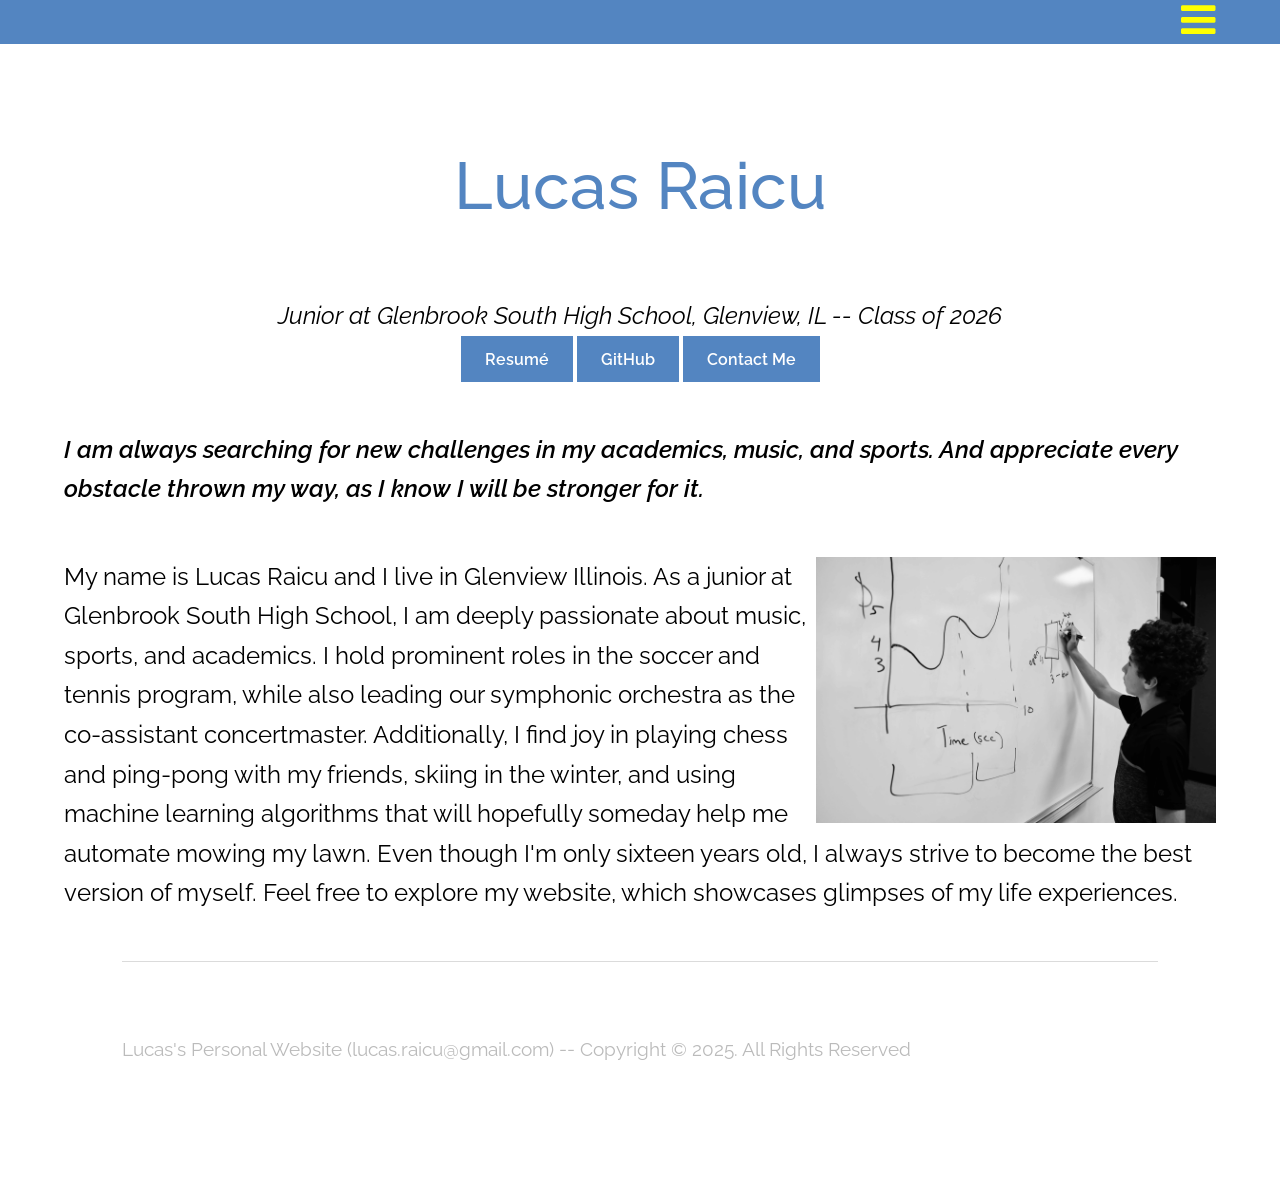
<file: index.html>
<!DOCTYPE HTML>
<!--
	Lucas Raicu's Personal Webiste by TEMPLATED
	templated.co @templatedco
	Released for free under the Creative Commons Attribution 3.0 license (templated.co/license)
-->
<html>
	<head>
		<title>Lucas's Personal Website</title>
		<meta charset="utf-8" />
		<meta name="viewport" content="width=device-width, initial-scale=1" />
		<link rel="stylesheet" href="assets/css/main.css" />
		
<style>
.center-text {
  text-align: center;
}
</style>		
		
	</head>
	<body class="subpage">

				<!-- Header -->
			<header id="header">
				<div class="inner">

					<nav id="nav">
					<a href="index.html">Home</a>

						<a href="academics.html">Academics</a>
						<a href="research.html">Research</a>
						<a href="sports.html">Sports</a>
						<a href="music.html">Music</a>
						<a href="hobbies.html">Hobbies</a>
						<a href="resume-lucas-raicu.pdf">Resume</a>
					</nav>
					<a href="#navPanel" class="navPanelToggle"><span class="fa fa-bars"></span></a>

				</div>
			</header>

		<!-- Main -->
		<section id="main" class="wrapper">
			<div class="inner">
				<header class="align-center">
					<font size="+2">
					<h2>Lucas Raicu</h2>
				</header>

<div class="center-text">
						<font size="+2">
						<i>Junior at Glenbrook South High School, Glenview, IL -- Class of 2026</i>

<p>
<font size="+0">

								<a href="resume-lucas-raicu.pdf" class="button special">Resumé</a>
								<a href="https://github.com/lucasraicu" class="button special">GitHub</a>
								<a href="mailto:lucas.raicu@gmail.com" class="button special">Contact Me</a>
								</p>
</div>
														
														<font size="+2">
														<p style="color:black;"> <i><b>I am always searching for new challenges in my academics, music, and sports. 
														And appreciate every obstacle thrown my way, as I know I will be stronger for it. </b></i></p>
							
							
							<font size="+2">
							<p>

<div style="float: right;"></div>
<div style="float: right; clear: right"><img src="images/lucas-white-board.jpeg" alt="Lucas Raicu" align=right width=400 border=20></div>


							My name is Lucas Raicu and I live in Glenview Illinois.
							As a junior at Glenbrook South High School, I am deeply passionate about music, sports, and academics. 
							I hold prominent roles in the soccer and tennis program, while also leading our symphonic orchestra as the co-assistant concertmaster. 
							Additionally, I find joy in playing chess and ping-pong with my friends,
							skiing in the winter, and using machine learning algorithms that will hopefully someday help me automate mowing my lawn. 
							Even though I'm only sixteen years old, I  always strive to become the best version of myself. 
							Feel free to explore my website, 
							which showcases glimpses of my life experiences.


								</p>					

								
<!--				<p>
					Here are some of my favorite essays I have written in the last few years.
					<ul>
  <li><a href="climate-change-essay-2020.pdf">Climate Change [2020]</a></li>
</ul>
</p>-->

<!--				<table>
					<tr>
						<th>2020<iframe src="climate-change-essay-2020.pdf" width="350px"></th>
							<th>TBD</th>
								<th>TBD</th>
					</tr>
				</table>
-->



		<!-- Footer -->
			<footer id="footer">
				<div class="inner">
					<div class="flex">
						<div class="copyright">
							Lucas's Personal Website (<a href="mailto:lucas.raicu@gmail.com">lucas.raicu@gmail.com</a>) -- Copyright © 2025. All Rights Reserved
						</div>
						<!--
						<ul class="icons">
							<li><a href="#" class="icon fa-facebook"><span class="label">Facebook</span></a></li>
							<li><a href="#" class="icon fa-twitter"><span class="label">Twitter</span></a></li>
							<li><a href="#" class="icon fa-linkedin"><span class="label">linkedIn</span></a></li>
							<li><a href="#" class="icon fa-pinterest-p"><span class="label">Pinterest</span></a></li>
							<li><a href="#" class="icon fa-vimeo"><span class="label">Vimeo</span></a></li>
						</ul> -->
					</div>
				</div>
			</footer>

		<!-- Scripts -->
			<script src="assets/js/jquery.min.js"></script>
			<script src="assets/js/skel.min.js"></script>
			<script src="assets/js/util.js"></script>
			<script src="assets/js/main.js"></script>

	</body>
</html>
</file>
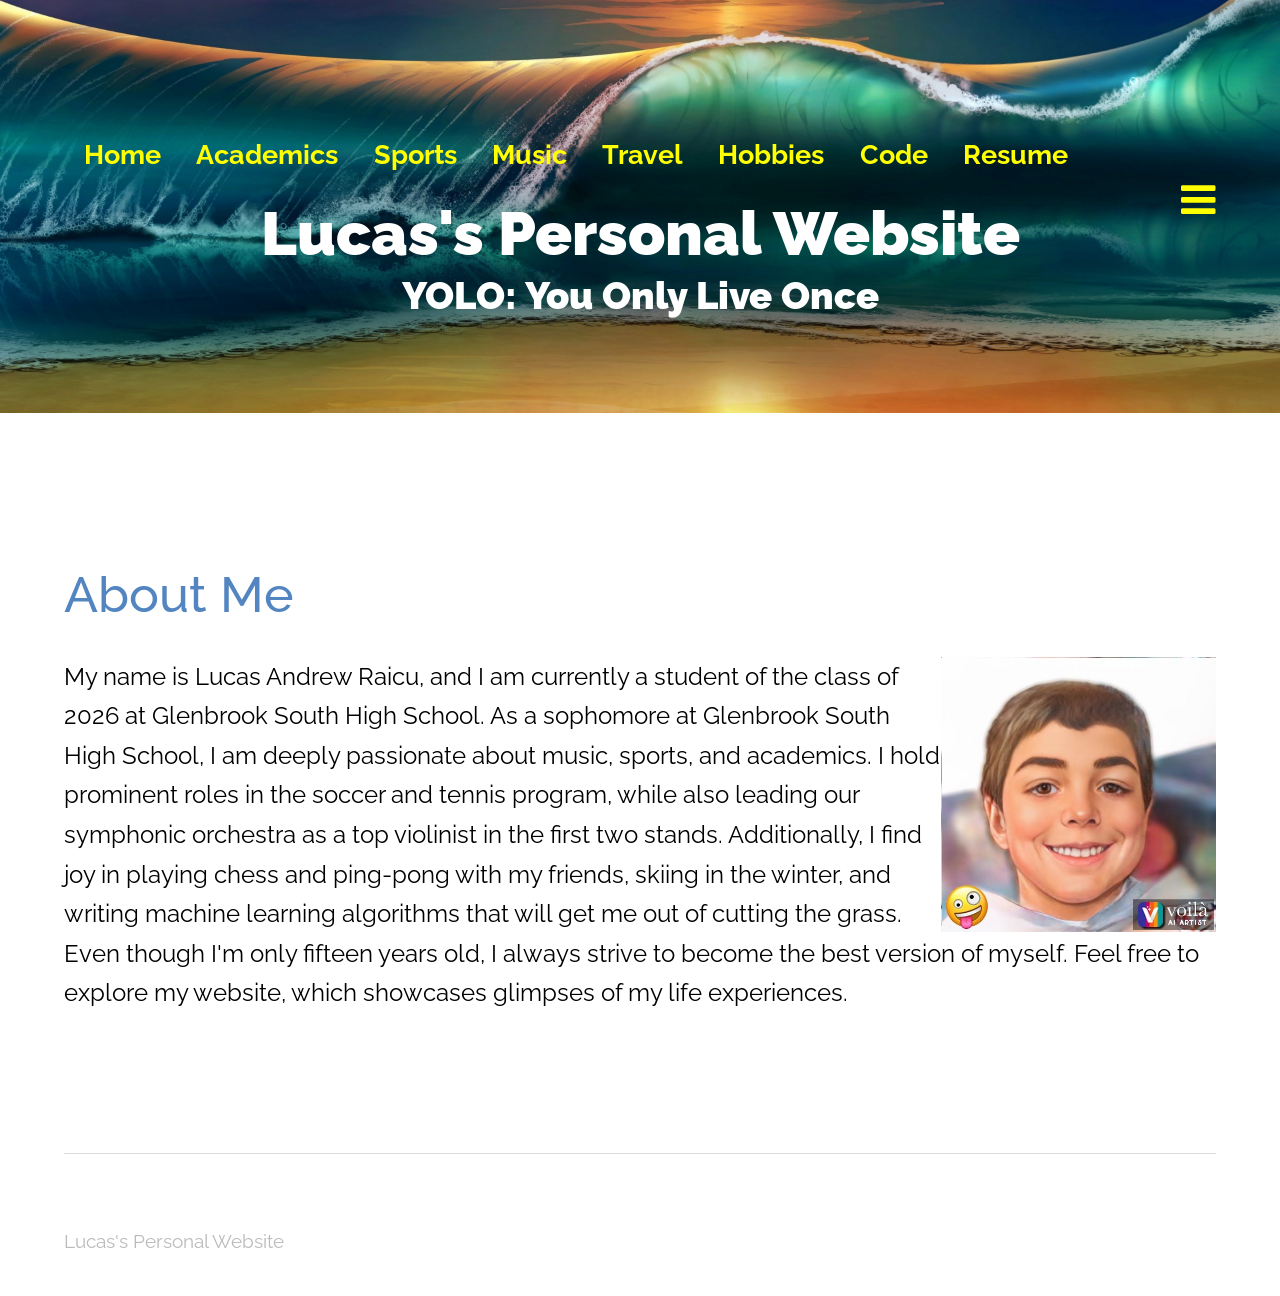
<file: old/index.html>
<!DOCTYPE HTML>
<!--
	Ioan's Personal Website by TEMPLATED
	templated.co @templatedco
	Released for free under the Creative Commons Attribution 3.0 license (templated.co/license)
-->
<html>
	<head>
		<title>Lucas's Personal Website</title>
		<meta charset="utf-8" />
		<meta name="viewport" content="width=device-width, initial-scale=1" />
		<link rel="stylesheet" href="assets/css/main.css" />
		<style>
			#nav {
				display: flex;
				flex-wrap: wrap;
			}

			#nav a {
				margin-right: -5px;
				}
			@media (max-width: 480px) {
				#nav {
					flex-direction: column;
					align-items: flex-start;
				}
			}
		</style>
	</head>
	<body>

		<!-- Header -->
			<header id="header">
				<div class="inner">
				<br>
				<br>
					<nav id="nav">
					<a href="index.html">Home</a>
					
						<a href="academics.html">Academics</a>
						<a href="sports.html">Sports</a>
						<a href="music.html">Music</a>
						<a href="travel.html">Travel</a>
						<a href="hobbies.html">Hobbies</a>
						<a href ="python.html">Code</a>
						<a href="resume.html">Resume</a>
						
						
					</nav>
					<a href="#navPanel" class="navPanelToggle"><span class="fa fa-bars"></span></a>
				
				</div>
			</header>

		<!-- Banner -->
			<section id="banner">
			<br>
			<br>
			<br>
			<br>
			<br>
			
				<h1>Lucas's Personal Website</h1>
				<p>YOLO: You Only Live Once</p>
			</section>



		<!-- One -->
			<section id="two" class="wrapper">
				<div class="inner">
					<div class="flex flex-4">
						<article>
						<header>
														<!--<font size="+2"><b>Visit <a href="https://resources.depaul.edu/coronavirus-covid-19-updates/Pages/default.aspx">go.depaul.edu/covid</a> for COVID-19 updates and guidance.</b>-->
														<font size="+1">
														<h2>About Me</h2>
							</header>
							<font size="+2">
							<p>
							<img src="images/Lucas-Cartoon.jpg" alt="Lucas Photo" align=right width=275>
							My name is Lucas Andrew Raicu, and I am currently a student of the class of 2026 at Glenbrook South High  School. As a sophomore at Glenbrook South High School, I am deeply passionate about music, sports, and academics. 
							I hold prominent roles in the soccer and tennis program, while also leading our symphonic orchestra as a top violinist in the first two stands. Additionally, I find joy in playing chess and ping-pong with my friends,
							skiing in the winter, and writing machine learning algorithms that will get me out of cutting the grass. Even though I'm only fifteen years old, I  always strive to become the best version of myself. Feel free to explore my website, 
							which showcases glimpses of my life experiences.</p>
													
						</article>

					</div>
				</div>
			</section>



		<!-- Footer -->
			<footer id="footer">
				<div class="inner">
					<div class="flex">
						<div class="copyright">
							Lucas's Personal Website
						</div>
						<!--
						<ul class="icons">
							<li><a href="#" class="icon fa-facebook"><span class="label">Facebook</span></a></li>
							<li><a href="#" class="icon fa-twitter"><span class="label">Twitter</span></a></li>
							<li><a href="#" class="icon fa-linkedin"><span class="label">linkedIn</span></a></li>
							<li><a href="#" class="icon fa-pinterest-p"><span class="label">Pinterest</span></a></li>
							<li><a href="#" class="icon fa-vimeo"><span class="label">Vimeo</span></a></li>
						</ul> -->
					</div>
				</div>
			</footer>

		<!-- Scripts -->
			<script src="assets/js/jquery.min.js"></script>
			<script src="assets/js/skel.min.js"></script>
			<script src="assets/js/util.js"></script>
			<script src="assets/js/main.js"></script>

	</body>
</html>
</file>
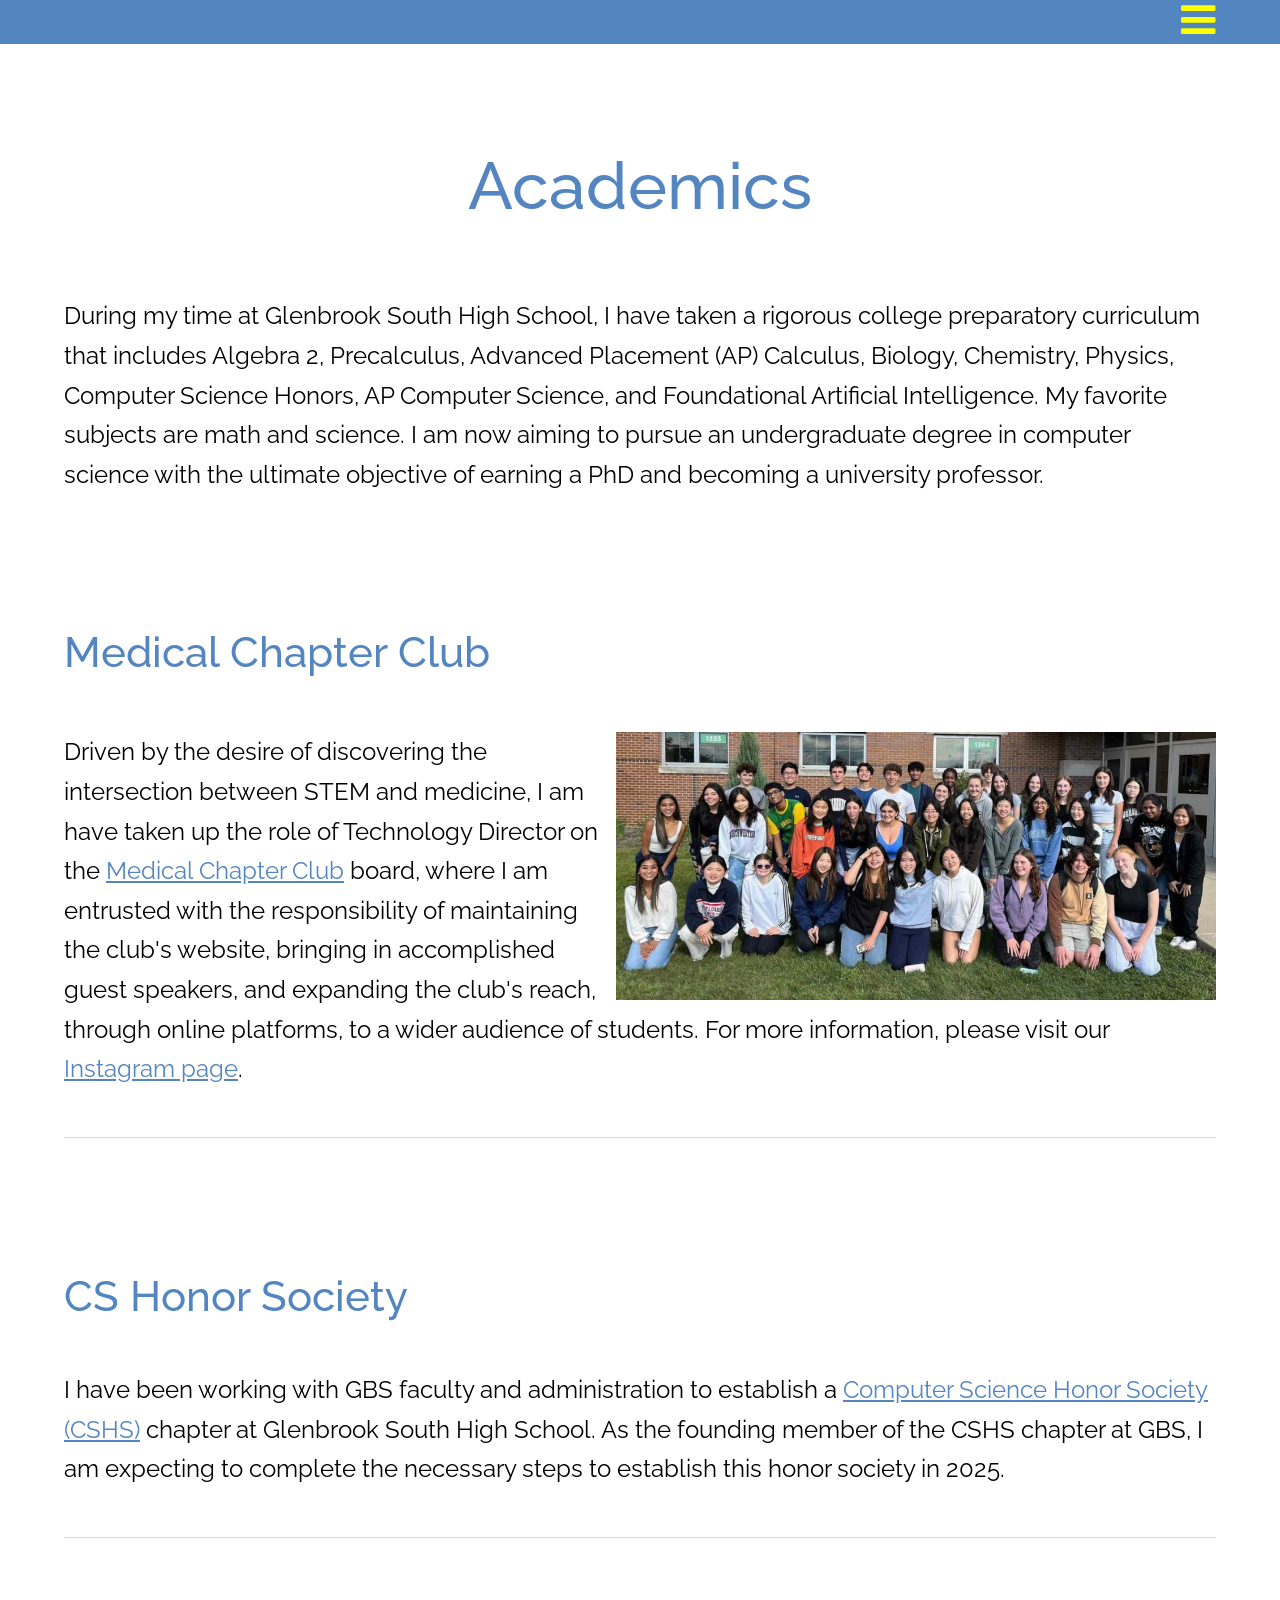
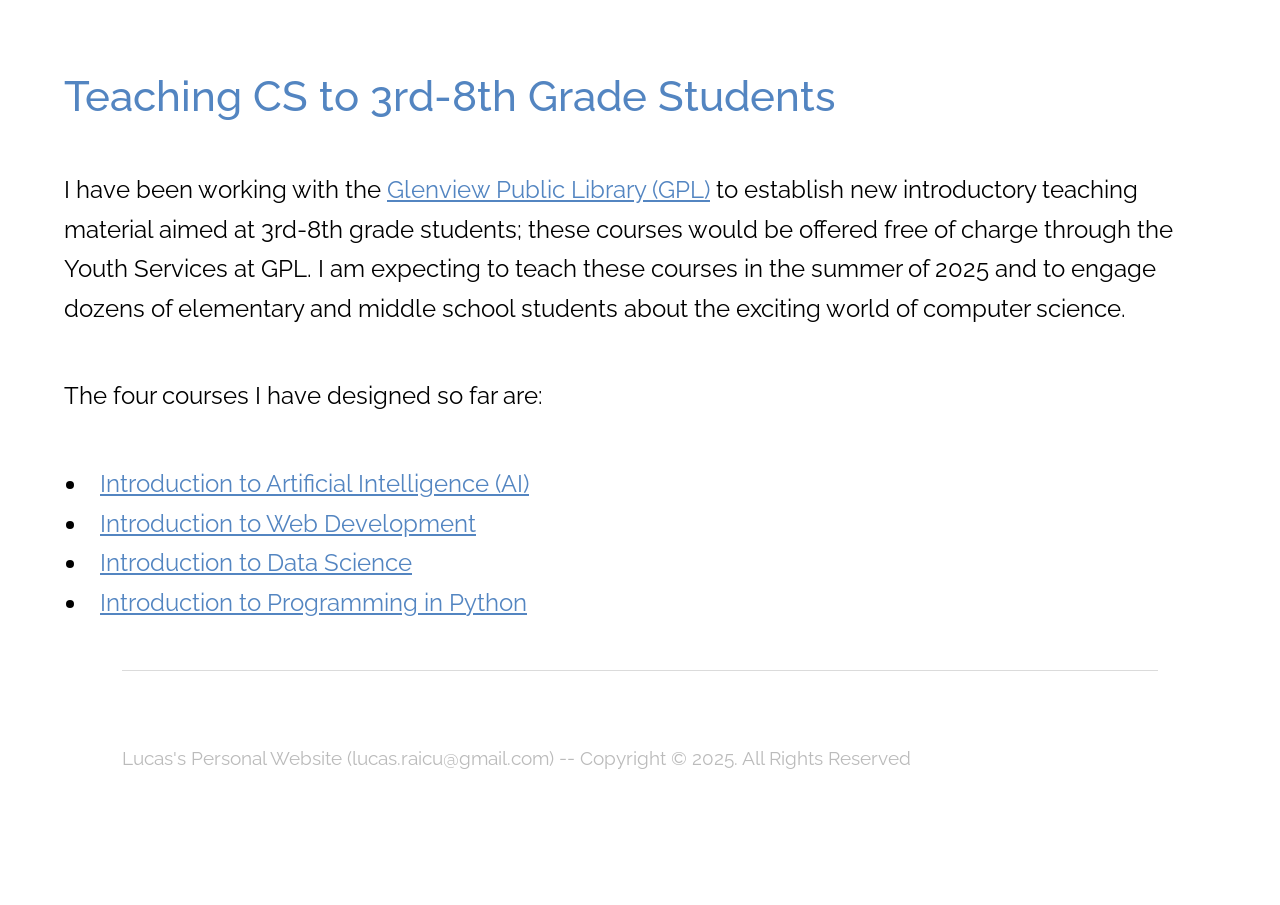
<file: academics.html>
<!DOCTYPE HTML>
<!--
	Lucas Raicu's Personal Webiste by TEMPLATED
	templated.co @templatedco
	Released for free under the Creative Commons Attribution 3.0 license (templated.co/license)
-->
<html>
	<head>
		<title>Academics</title>
		<meta charset="utf-8" />
		<meta name="viewport" content="width=device-width, initial-scale=1" />
		<link rel="stylesheet" href="assets/css/main.css" />
	</head>
	<body class="subpage">

				<!-- Header -->
			<header id="header">
				<div class="inner">

					<nav id="nav">
					<a href="index.html">Home</a>

						<a href="academics.html">Academics</a>
						<a href="research.html">Research</a>
						<a href="sports.html">Sports</a>
						<a href="music.html">Music</a>
						<a href="hobbies.html">Hobbies</a>
						<a href="resume-lucas-raicu.pdf">Resume</a>
					</nav>
					<a href="#navPanel" class="navPanelToggle"><span class="fa fa-bars"></span></a>

				</div>
			</header>

		<!-- Main -->
		<section id="main" class="wrapper">
			<div class="inner">
				<header class="align-center">
					<font size="+2">
					<h2>Academics</h2>
				</header>

					<p>
						During my time at Glenbrook South High School, I have taken a rigorous college preparatory curriculum that
						includes Algebra 2, Precalculus, Advanced Placement (AP) Calculus, Biology,
						Chemistry, Physics, Computer Science Honors, AP Computer Science, and Foundational Artificial Intelligence.						
						My favorite subjects are math and science. I am now aiming to pursue an undergraduate degree in computer science with the ultimate objective of earning a PhD and becoming a 
						university professor.   
					</p>
					<p>

						 
					</p>
					
	<a name="MedClub"> </a>
	<br><br>
<font size="+2">
<h2>Medical Chapter Club</h2>

<p>
<div style="float: right; clear: right"><img src="images/medchapter.jpeg" alt="Medical Chapter Club" align=right width=600 border=20></div>
Driven by the desire of discovering the intersection between STEM and medicine, I am have taken up the role of 
Technology Director on the <a href="https://med-gbs.github.io"> Medical Chapter Club</a> board, where I am entrusted with the responsibility of maintaining the 
club's website, bringing in accomplished guest speakers, and expanding the club's reach, through online platforms, to a wider audience of students.
For more information, please 
visit our <a href="https://www.instagram.com/gbsmedchapter/?hl=en">Instagram page</a>.


 </p>

<hr>
					
	<a name="CSHonorSociety"> </a>
	<br><br>
<font size="+2">
<h2>CS Honor Society</h2>

<p>
I have been working with GBS faculty and administration to establish a <a href="https://csteachers.org/cshs/">Computer Science Honor Society (CSHS)</a> chapter at 
Glenbrook South High School. As the founding member of the CSHS chapter at GBS, I am expecting to complete the necessary steps to establish this 
honor society in 2025. 

 </p>

<hr>

	<a name="CSK8"> </a>
	<br><br>
<font size="+2">
<h2>Teaching CS to 3rd-8th Grade Students</h2>

<p>
I have been working with the <a href="https://glenviewpl.org">Glenview Public Library (GPL)</a> to establish new introductory teaching material 
aimed at 3rd-8th grade students; these courses would be offered free of charge through the Youth Services at GPL. 
I am expecting to teach these courses in the summer of 2025 and to engage dozens
of elementary and middle school students about the exciting world of computer science. 

 </p>
 
 <p>
 The four courses I have designed so far are:
 <ul>
        <li><a href="teaching/ai.pdf">Introduction to Artificial Intelligence (AI)</a></li>
        <li><a href="teaching/web.pdf">Introduction to Web Development</a></li>
        <li><a href="teaching/data-science.pdf">Introduction to Data Science</a></li>
        <li><a href="teaching/coding.pdf">Introduction to Programming in Python</a></li>
    </ul>
 
 </p>





								




		<!-- Footer -->
			<footer id="footer">
				<div class="inner">
					<div class="flex">
						<div class="copyright">
							Lucas's Personal Website (<a href="mailto:lucas.raicu@gmail.com">lucas.raicu@gmail.com</a>) -- Copyright © 2025. All Rights Reserved
						</div>
						<!--
						<ul class="icons">
							<li><a href="#" class="icon fa-facebook"><span class="label">Facebook</span></a></li>
							<li><a href="#" class="icon fa-twitter"><span class="label">Twitter</span></a></li>
							<li><a href="#" class="icon fa-linkedin"><span class="label">linkedIn</span></a></li>
							<li><a href="#" class="icon fa-pinterest-p"><span class="label">Pinterest</span></a></li>
							<li><a href="#" class="icon fa-vimeo"><span class="label">Vimeo</span></a></li>
						</ul> -->
					</div>
				</div>
			</footer>

		<!-- Scripts -->
			<script src="assets/js/jquery.min.js"></script>
			<script src="assets/js/skel.min.js"></script>
			<script src="assets/js/util.js"></script>
			<script src="assets/js/main.js"></script>

	</body>
</html>
</file>
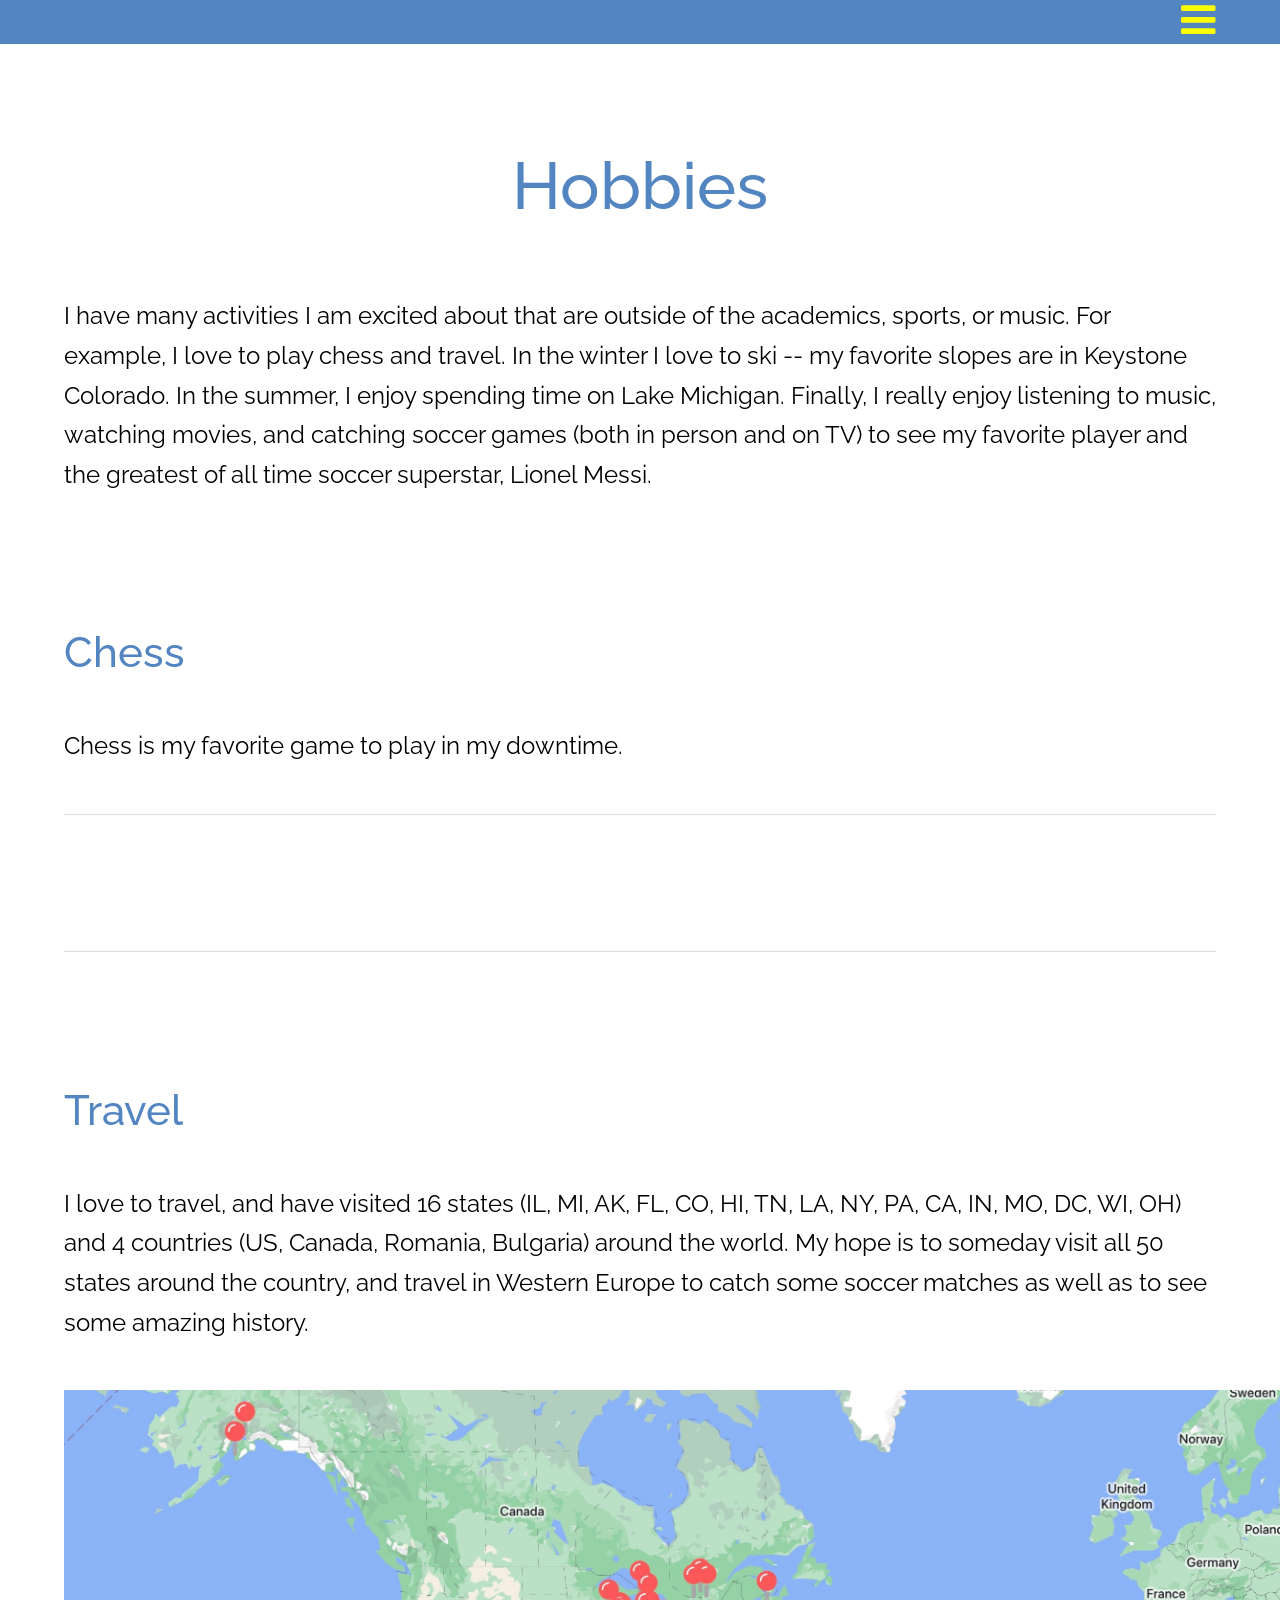
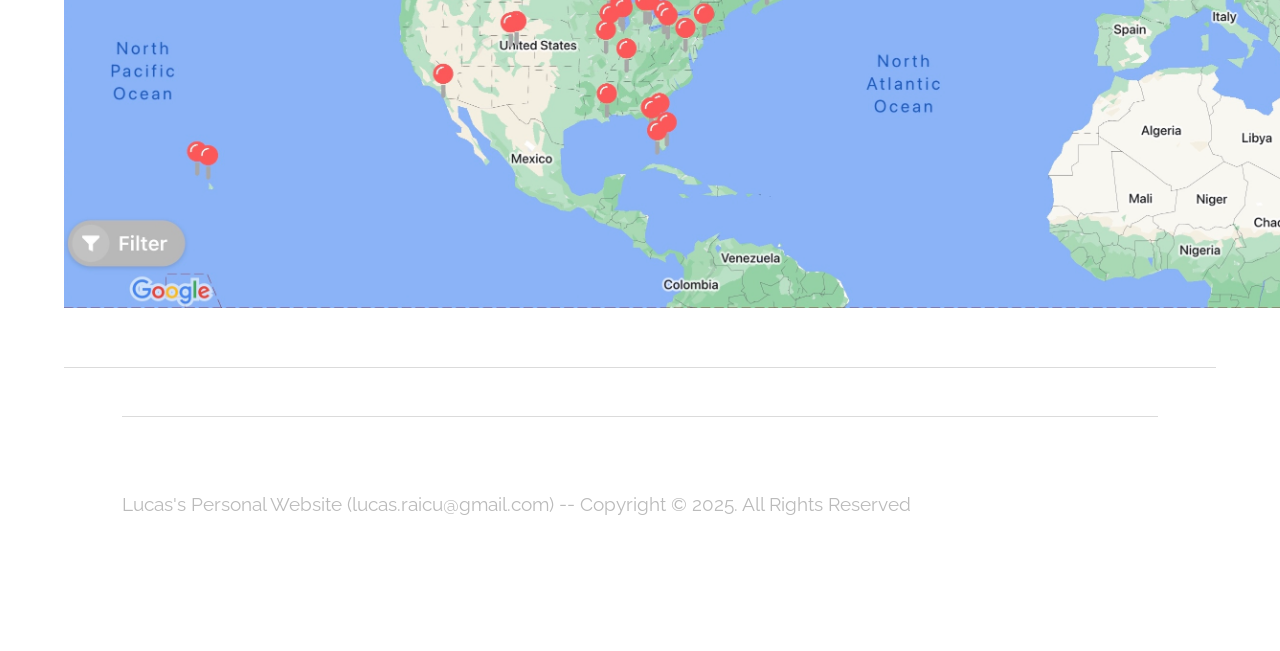
<file: hobbies.html>
<!DOCTYPE HTML>
<!--
	Lucas Raicu's Personal Webiste by TEMPLATED
	templated.co @templatedco
	Released for free under the Creative Commons Attribution 3.0 license (templated.co/license)
-->
<html>
	<head>
		<title>Hobbies</title>
		<meta charset="utf-8" />
		<meta name="viewport" content="width=device-width, initial-scale=1" />
		<link rel="stylesheet" href="assets/css/main.css" />
	</head>
	<body class="subpage">

				<!-- Header -->
			<header id="header">
				<div class="inner">

					<nav id="nav">
					<a href="index.html">Home</a>

						<a href="academics.html">Academics</a>
						<a href="research.html">Research</a>
						<a href="sports.html">Sports</a>
						<a href="music.html">Music</a>
						<a href="hobbies.html">Hobbies</a>
						<a href="resume-lucas-raicu.pdf">Resume</a>
					</nav>
					<a href="#navPanel" class="navPanelToggle"><span class="fa fa-bars"></span></a>

				</div>
			</header>

		<!-- Main -->
			<section id="main" class="wrapper">
				<div class="inner">
					<header class="align-center">
					<font size="+2">
						<h2>Hobbies</h2>
					</header>

<p>
I have many activities I am excited about that are outside of the academics, sports, or music. For example, I love to play chess and travel. 
In the winter I love to ski -- my favorite slopes are in Keystone Colorado. In the summer, I enjoy spending time on Lake Michigan.  
Finally, I really enjoy listening to music, watching movies, and catching soccer games (both in person and on TV) to see my favorite player and the greatest of all time soccer superstar, Lionel Messi. 
</p>

<!--
				<p style="text-align:center">
					<a href="#Chess" class="button special">Chess</a>
					<a href="#DigitalGraphicDesign" class="button special">Digital Graphic Design</a>
				</p>-->
	<a name="Chess"> </a>
	<br><br>
<font size="+2">
<h2>Chess</h2>

<p>
Chess is my favorite game to play in my downtime. 


 </p>

<hr>




<br>
<hr>

	<a name="Travel"> </a>
	<br><br>
<h2>Travel</h2>
<p>I love to travel, and have visited 16 states (IL, MI, AK, FL, CO, HI, TN, LA, NY, PA, CA, IN, MO, DC, WI, OH) and 4 countries (US, Canada, Romania, Bulgaria) around the world.
					My hope is to someday visit all 50 states around the country, and travel in Western Europe to catch some soccer matches as well as to see some amazing history.
					</p>
					<img src="images/travel-map.jpg" alt="Travel Map" width=1280>
<br>
<hr>

	





		<!-- Footer -->
			<footer id="footer">
				<div class="inner">
					<div class="flex">
						<div class="copyright">
							Lucas's Personal Website (<a href="mailto:lucas.raicu@gmail.com">lucas.raicu@gmail.com</a>) -- Copyright © 2025. All Rights Reserved
						</div>
						<!--
						<ul class="icons">
							<li><a href="#" class="icon fa-facebook"><span class="label">Facebook</span></a></li>
							<li><a href="#" class="icon fa-twitter"><span class="label">Twitter</span></a></li>
							<li><a href="#" class="icon fa-linkedin"><span class="label">linkedIn</span></a></li>
							<li><a href="#" class="icon fa-pinterest-p"><span class="label">Pinterest</span></a></li>
							<li><a href="#" class="icon fa-vimeo"><span class="label">Vimeo</span></a></li>
						</ul> -->
					</div>
				</div>
			</footer>

		<!-- Scripts -->
			<script src="assets/js/jquery.min.js"></script>
			<script src="assets/js/skel.min.js"></script>
			<script src="assets/js/util.js"></script>
			<script src="assets/js/main.js"></script>

	</body>
</html>
</file>
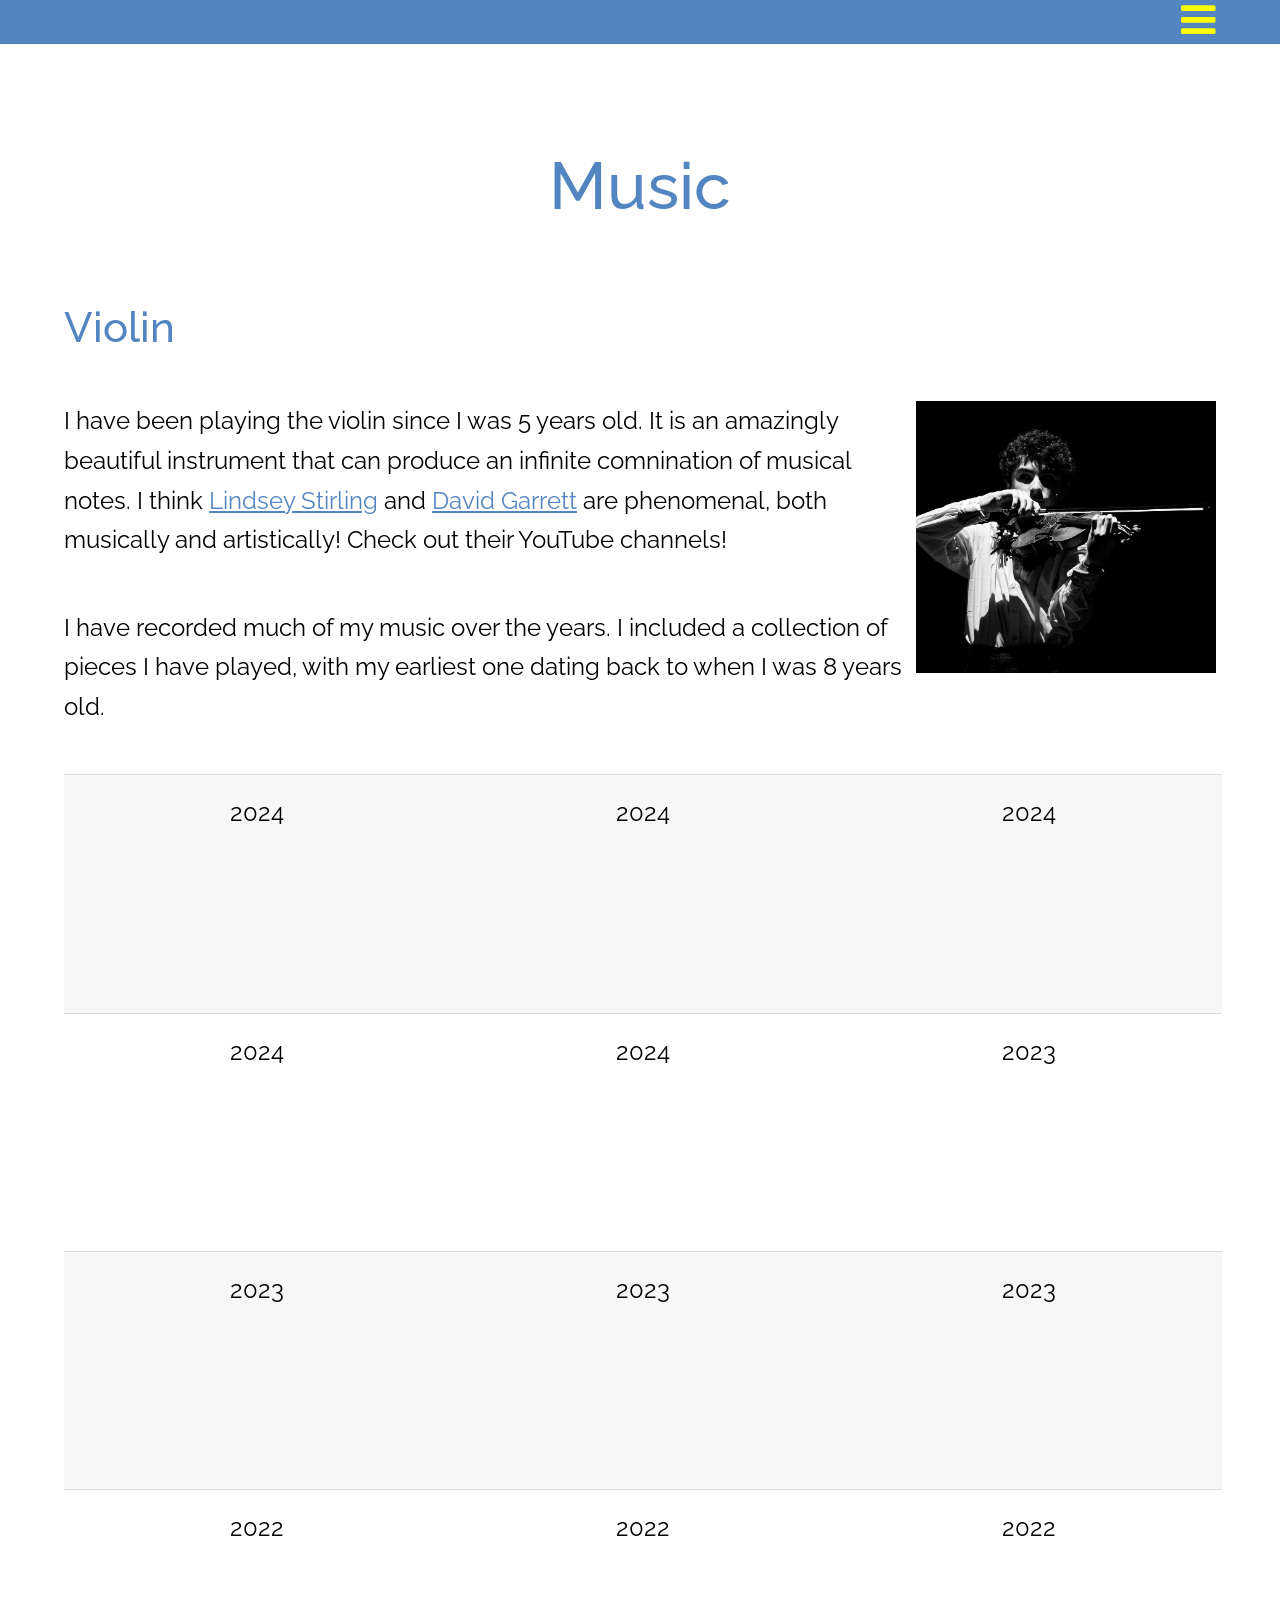
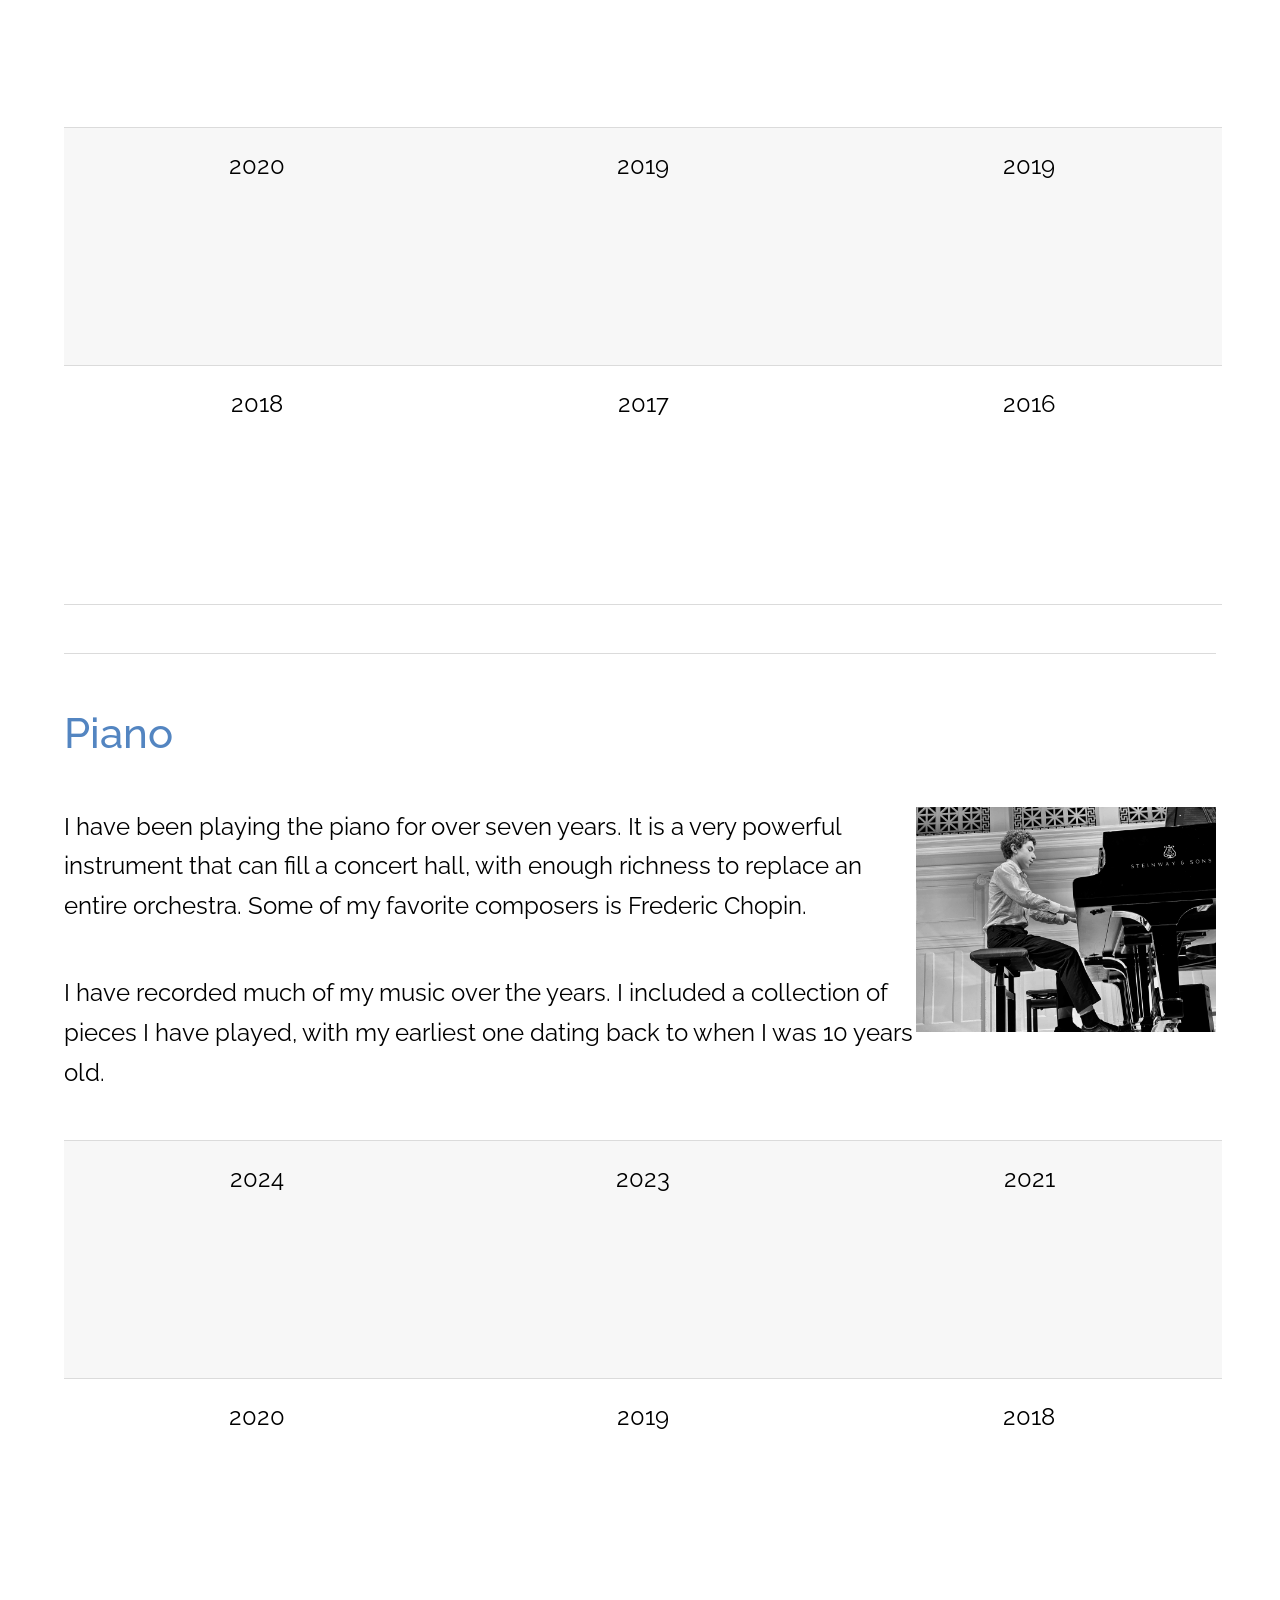
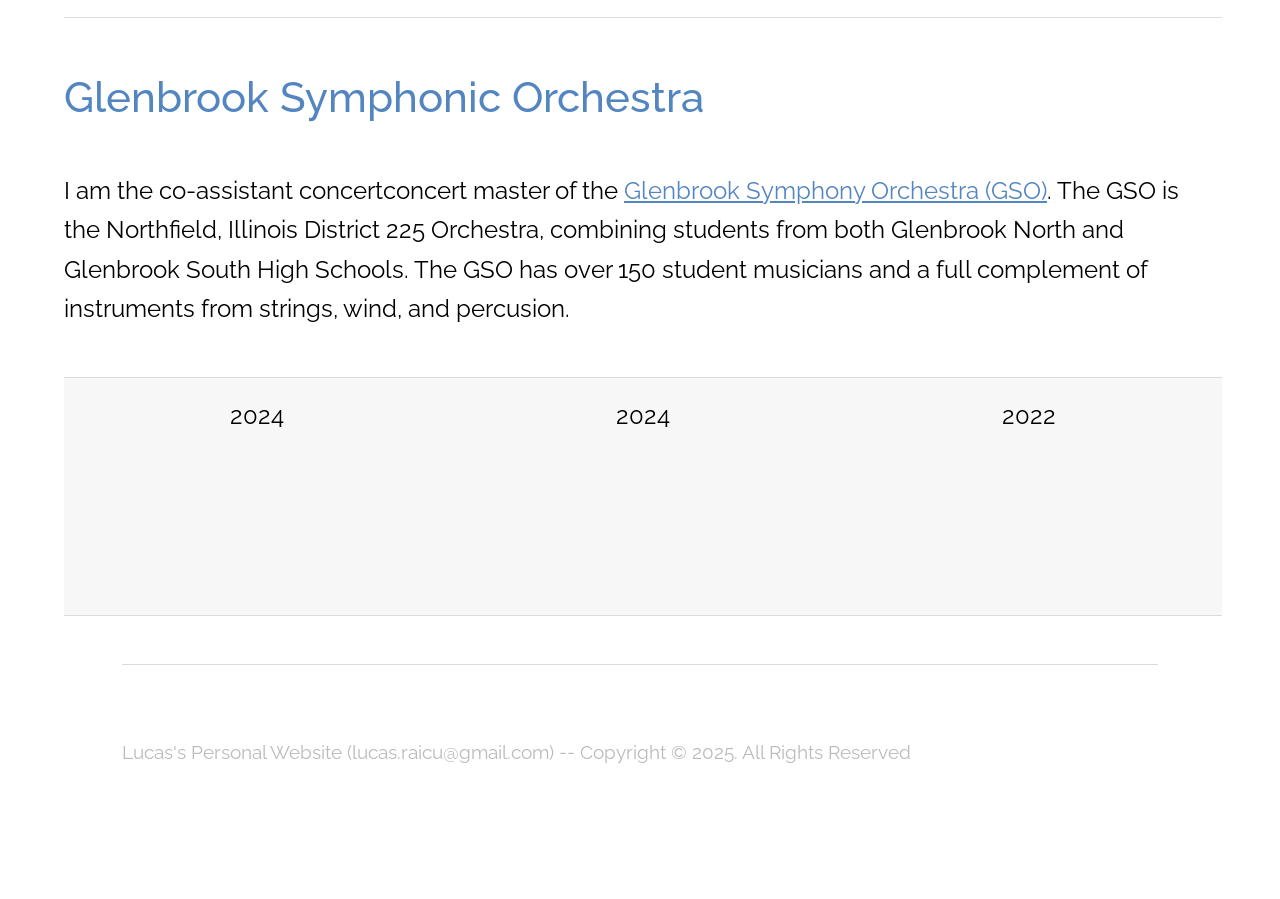
<file: music.html>
<!DOCTYPE HTML>
<!--
	Lucas Raicu's Personal Webiste by TEMPLATED
	templated.co @templatedco
	Released for free under the Creative Commons Attribution 3.0 license (templated.co/license)
-->
<html>
	<head>
		<title>Music</title>
		<meta charset="utf-8" />
		<meta name="viewport" content="width=device-width, initial-scale=1" />
		<link rel="stylesheet" href="assets/css/main.css" />
	</head>
	<body class="subpage">

				<!-- Header -->
			<header id="header">
				<div class="inner">

					<nav id="nav">
					<a href="index.html">Home</a>

						<a href="academics.html">Academics</a>
						<a href="research.html">Research</a>
						<a href="sports.html">Sports</a>
						<a href="music.html">Music</a>
						<a href="hobbies.html">Hobbies</a>
						<a href="resume-johnny-raicu.pdf">Resume</a>
					</nav>
					<a href="#navPanel" class="navPanelToggle"><span class="fa fa-bars"></span></a>

				</div>
			</header>

		<!-- Main -->
			<section id="main" class="wrapper">
				<div class="inner">
					<header class="align-center">
						<font size="+2">
						<h2>Music</h2>
					</header>
					<!--
					<p style="text-align:center">
						<a href="#Violin" class="button special">Violin</a>
						<a href="#Piano" class="button special">Piano</a>
						<a href="#GSO" class="button special">Orchestra</a>
					</p>-->

<a name="Violin"> </a>
<font size="+2">
<h2>Violin</h2>
<div style="float: right;"></div>
<div style="float: right; clear: right"><img src="images/lucas-violin2.jpeg" alt="Lucas Raicu" align=right width=300 border=20></div>

<p>I have been playing the violin since I was 5 years old. It is an amazingly beautiful instrument that can produce an infinite comnination of
musical notes. I think <a href="https://www.youtube.com/channel/UCyC_4jvPzLiSkJkLIkA7B8g">Lindsey Stirling</a> and <a href="https://www.youtube.com/channel/UCJMJMh-bXQfUoZ6CH1-sGww">David Garrett</a> are phenomenal, both musically and artistically!
Check out their YouTube channels!
</p>
<p>
	I have recorded much of my music over the years. I included a collection of pieces I have played, with my earliest one dating back to when I was 8 years old.
</p>
<p>



	<table>
		<tr>
		<td>2024<iframe width="350" src="https://www.youtube.com/embed/dsVN81S749s?si=34QsZc9q_xlkp6lJ" title="YouTube video player" frameborder="0" allow="accelerometer; autoplay; clipboard-write; encrypted-media; gyroscope; picture-in-picture; web-share" referrerpolicy="strict-origin-when-cross-origin" allowfullscreen></iframe></td>
		<td>2024<iframe width="350" src="https://www.youtube.com/embed/Zc3NWb92SF0?si=XNGOjob7DcOFI6bt&amp;start=1204" title="YouTube video player" frameborder="0" allow="accelerometer; autoplay; clipboard-write; encrypted-media; gyroscope; picture-in-picture; web-share" referrerpolicy="strict-origin-when-cross-origin" allowfullscreen></iframe></td>
		<td>2024<iframe width="350" src="https://www.youtube.com/embed/aCBMFWrsAII?si=d4qu61hbmZnSo4LH" title="YouTube video player" frameborder="0" allow="accelerometer; autoplay; clipboard-write; encrypted-media; gyroscope; picture-in-picture; web-share" allowfullscreen></iframe></td>
	  </tr>
		<tr>
		<td>2024<iframe width="350" src="https://www.youtube.com/embed/r6fF7W6TCMQ?si=nUFsj1AZbjYUmi77" title="YouTube video player" frameborder="0" allow="accelerometer; autoplay; clipboard-write; encrypted-media; gyroscope; picture-in-picture; web-share" allowfullscreen></iframe></td>
	    <td>2024<iframe width="350" src="https://www.youtube.com/embed/rJGa7YBZCO0?si=WCRDgNgMlwB6GfXU" title="YouTube video player" frameborder="0" allow="accelerometer; autoplay; clipboard-write; encrypted-media; gyroscope; picture-in-picture; web-share" allowfullscreen></iframe></td>
		<td>2023<iframe width="350" src="https://www.youtube.com/embed/NwifbVoYpi0?si=APiG1BEpz42DWSq3" title="YouTube video player" frameborder="0" allow="accelerometer; autoplay; clipboard-write; encrypted-media; gyroscope; picture-in-picture; web-share" allowfullscreen></iframe></td>
	  </tr>
		<tr>
	    <td>2023<iframe width="350" src="https://www.youtube.com/embed/yU1N8yUaGfc?si=XLU_w9mza9xtA96F" title="YouTube video player" frameborder="0" allow="accelerometer; autoplay; clipboard-write; encrypted-media; gyroscope; picture-in-picture; web-share" allowfullscreen></iframe></td>
		<td>2023<iframe width="350" src="https://www.youtube.com/embed/gib9D3KAVes" title="YouTube video player" frameborder="0" allow="accelerometer; autoplay; clipboard-write; encrypted-media; gyroscope; picture-in-picture; web-share" allowfullscreen></iframe></td>
		<td>2023<iframe width="350" src="https://www.youtube.com/embed/D1lLXophRyo?si=ZIfqfqrxMwUQxLJT" title="YouTube video player" frameborder="0" allow="accelerometer; autoplay; clipboard-write; encrypted-media; gyroscope; picture-in-picture; web-share" referrerpolicy="strict-origin-when-cross-origin" allowfullscreen></iframe></td>
	  </tr>
	  <tr>
	    <td>2022<iframe width="350" src="https://www.youtube.com/embed/Rl5qwSz9KTw" title="YouTube video player" frameborder="0" allow="accelerometer; autoplay; clipboard-write; encrypted-media; gyroscope; picture-in-picture; web-share" allowfullscreen></iframe></td>
	    <td>2022<iframe width="350" src="https://www.youtube.com/embed/8MLIZW7yvsI?si=tKrvy-7mKWDWTGh0" title="YouTube video player" frameborder="0" allow="accelerometer; autoplay; clipboard-write; encrypted-media; gyroscope; picture-in-picture; web-share" referrerpolicy="strict-origin-when-cross-origin" allowfullscreen></iframe></td>
	    <td>2022<iframe width="350" src="https://www.youtube.com/embed/f2AbYRQadFY?si=ROtx1xPRQNVBZJYz" title="YouTube video player" frameborder="0" allow="accelerometer; autoplay; clipboard-write; encrypted-media; gyroscope; picture-in-picture; web-share" referrerpolicy="strict-origin-when-cross-origin" allowfullscreen></iframe></td>
	  </tr>
	  <tr>
		<td>2020<iframe width="350" src="https://www.youtube.com/embed/nEjg_YVdgJY?si=HsVVhKOTRd5B4TXk" title="YouTube video player" frameborder="0" allow="accelerometer; autoplay; clipboard-write; encrypted-media; gyroscope; picture-in-picture; web-share" referrerpolicy="strict-origin-when-cross-origin" allowfullscreen></iframe></td>
		<td>2019<iframe width="350" src="https://www.youtube.com/embed/z_86oOv7z2U?si=UOa_l7DoQo5JOSY7&amp;start=651" title="YouTube video player" frameborder="0" allow="accelerometer; autoplay; clipboard-write; encrypted-media; gyroscope; picture-in-picture; web-share" referrerpolicy="strict-origin-when-cross-origin" allowfullscreen></iframe></td>
		<td>2019<iframe width="350" src="https://www.youtube.com/embed/nabaPE-MbQ8" title="YouTube video player" frameborder="0" allow="accelerometer; autoplay; clipboard-write; encrypted-media; gyroscope; picture-in-picture; web-share" allowfullscreen></iframe></td>
	  </tr>
	  <tr>
		<td>2018<iframe width="350" src="https://www.youtube.com/embed/onEormOiBdA?si=BzsfFFosFDnaGoVV" title="YouTube video player" frameborder="0" allow="accelerometer; autoplay; clipboard-write; encrypted-media; gyroscope; picture-in-picture; web-share" referrerpolicy="strict-origin-when-cross-origin" allowfullscreen></iframe></td>
	    <td>2017<iframe width="350" src="https://www.youtube.com/embed/2Z2tfnuIMLo?si=QRE6Vw1L1Hc_ChSL" title="YouTube video player" frameborder="0" allow="accelerometer; autoplay; clipboard-write; encrypted-media; gyroscope; picture-in-picture; web-share" referrerpolicy="strict-origin-when-cross-origin" allowfullscreen></iframe></td>
	    <td>2016<iframe width="350" src="https://www.youtube.com/embed/7AJ735Xoer0?si=XxQbEW4hMxAxND-Z" title="YouTube video player" frameborder="0" allow="accelerometer; autoplay; clipboard-write; encrypted-media; gyroscope; picture-in-picture; web-share" referrerpolicy="strict-origin-when-cross-origin" allowfullscreen></iframe></td>
	  </tr>

	</table>


<hr>
<a name="Piano"> </a>
<h2>Piano</h2>
<div style="float: right;"></div>
<div style="float: right; clear: right"><img src="images/lucas-piano.jpeg" alt="Lucas Raicu" align=right width=300 border=20></div>
<p>I have been playing the piano for over seven years. It is a very powerful instrument that can fill a concert hall, with enough richness to replace
	an entire orchestra. Some of my favorite composers is Frederic Chopin.
</p>
<p>
	I have recorded much of my music over the years. I included a collection of pieces I have played, with my earliest one dating back to when I was 10 years old.
</p>



<table>
	<tr>
		<td>2024<iframe width="350" src="https://www.youtube.com/embed/qzr05ATl13c?si=MWDZhKxlAaQ51mx9" title="YouTube video player" frameborder="0" allow="accelerometer; autoplay; clipboard-write; encrypted-media; gyroscope; picture-in-picture; web-share" referrerpolicy="strict-origin-when-cross-origin" allowfullscreen></iframe></td>
		<td>2023<iframe width="350" src="https://www.youtube.com/embed/0zsS_HLxRsM?si=Y84TWUb8p9hZqxzK" title="YouTube video player" frameborder="0" allow="accelerometer; autoplay; clipboard-write; encrypted-media; gyroscope; picture-in-picture; web-share" referrerpolicy="strict-origin-when-cross-origin" allowfullscreen></iframe></td>
		<td>2021<iframe width="350" src="https://www.youtube.com/embed/8nlDU0JAzNA?si=vVJFidPPSNEYovwo" title="YouTube video player" frameborder="0" allow="accelerometer; autoplay; clipboard-write; encrypted-media; gyroscope; picture-in-picture; web-share" referrerpolicy="strict-origin-when-cross-origin" allowfullscreen></iframe></td>
	</tr>
	<tr>
		<td>2020<iframe width="350" src="https://www.youtube.com/embed/Zsjy_LGZPbI?si=Z4ZgswmGBGjgpD2i" title="YouTube video player" frameborder="0" allow="accelerometer; autoplay; clipboard-write; encrypted-media; gyroscope; picture-in-picture; web-share" referrerpolicy="strict-origin-when-cross-origin" allowfullscreen></iframe></td>
		<td>2019<iframe width="350" src="https://www.youtube.com/embed/z_86oOv7z2U?si=AEG_VxfgMO2Na579&amp;start=671" title="YouTube video player" frameborder="0" allow="accelerometer; autoplay; clipboard-write; encrypted-media; gyroscope; picture-in-picture; web-share" referrerpolicy="strict-origin-when-cross-origin" allowfullscreen></iframe></td>
		<td>2018<iframe width="350" src="https://www.youtube.com/embed/eeGXg-Deahw?si=VsQ6YuEdaTYQ51zn" title="YouTube video player" frameborder="0" allow="accelerometer; autoplay; clipboard-write; encrypted-media; gyroscope; picture-in-picture; web-share" referrerpolicy="strict-origin-when-cross-origin" allowfullscreen></iframe></td>
	</tr>
</table>

<a name="GSO"> </a>
<h2>Glenbrook Symphonic Orchestra</h2>
<p>I am the co-assistant concertconcert master of the <a href="http://www.glenbrooksymphony.org/">Glenbrook Symphony Orchestra (GSO)</a>.
The GSO is the Northfield, Illinois District 225 Orchestra, combining students from both Glenbrook North and Glenbrook South High Schools.
The GSO has over 150 student musicians and a full complement of instruments from strings, wind, and percusion. </p>

<table>
	<tr>
		<td>2024<iframe width="350" src="https://www.youtube.com/embed/cT8Vd_Sk8UA?si=411JOzTkHyJoKh1c" title="YouTube video player" frameborder="0" allow="accelerometer; autoplay; clipboard-write; encrypted-media; gyroscope; picture-in-picture; web-share" referrerpolicy="strict-origin-when-cross-origin" allowfullscreen></iframe></td>
		<td>2024<iframe width="350" src="https://www.youtube.com/embed/dPWRS7YDtDE?si=-BKW19PU2Kloo4tG" title="YouTube video player" frameborder="0" allow="accelerometer; autoplay; clipboard-write; encrypted-media; gyroscope; picture-in-picture; web-share" referrerpolicy="strict-origin-when-cross-origin" allowfullscreen></iframe></td>
		<td>2022<iframe width="350" src="https://www.youtube.com/embed/OUrHNTx45J4" title="YouTube video player" frameborder="0" allow="accelerometer; autoplay; clipboard-write; encrypted-media; gyroscope; picture-in-picture; web-share" allowfullscreen></iframe></td>
	</tr>
</table>


 


		<!-- Footer -->
			<footer id="footer">
				<div class="inner">
					<div class="flex">
						<div class="copyright">
							Lucas's Personal Website (<a href="mailto:lucas.raicu@gmail.com">lucas.raicu@gmail.com</a>) -- Copyright © 2025. All Rights Reserved
						</div>
						<!--
						<ul class="icons">
							<li><a href="#" class="icon fa-facebook"><span class="label">Facebook</span></a></li>
							<li><a href="#" class="icon fa-twitter"><span class="label">Twitter</span></a></li>
							<li><a href="#" class="icon fa-linkedin"><span class="label">linkedIn</span></a></li>
							<li><a href="#" class="icon fa-pinterest-p"><span class="label">Pinterest</span></a></li>
							<li><a href="#" class="icon fa-vimeo"><span class="label">Vimeo</span></a></li>
						</ul> -->
					</div>
				</div>
			</footer>

		<!-- Scripts -->
			<script src="assets/js/jquery.min.js"></script>
			<script src="assets/js/skel.min.js"></script>
			<script src="assets/js/util.js"></script>
			<script src="assets/js/main.js"></script>

	</body>
</html>
</file>
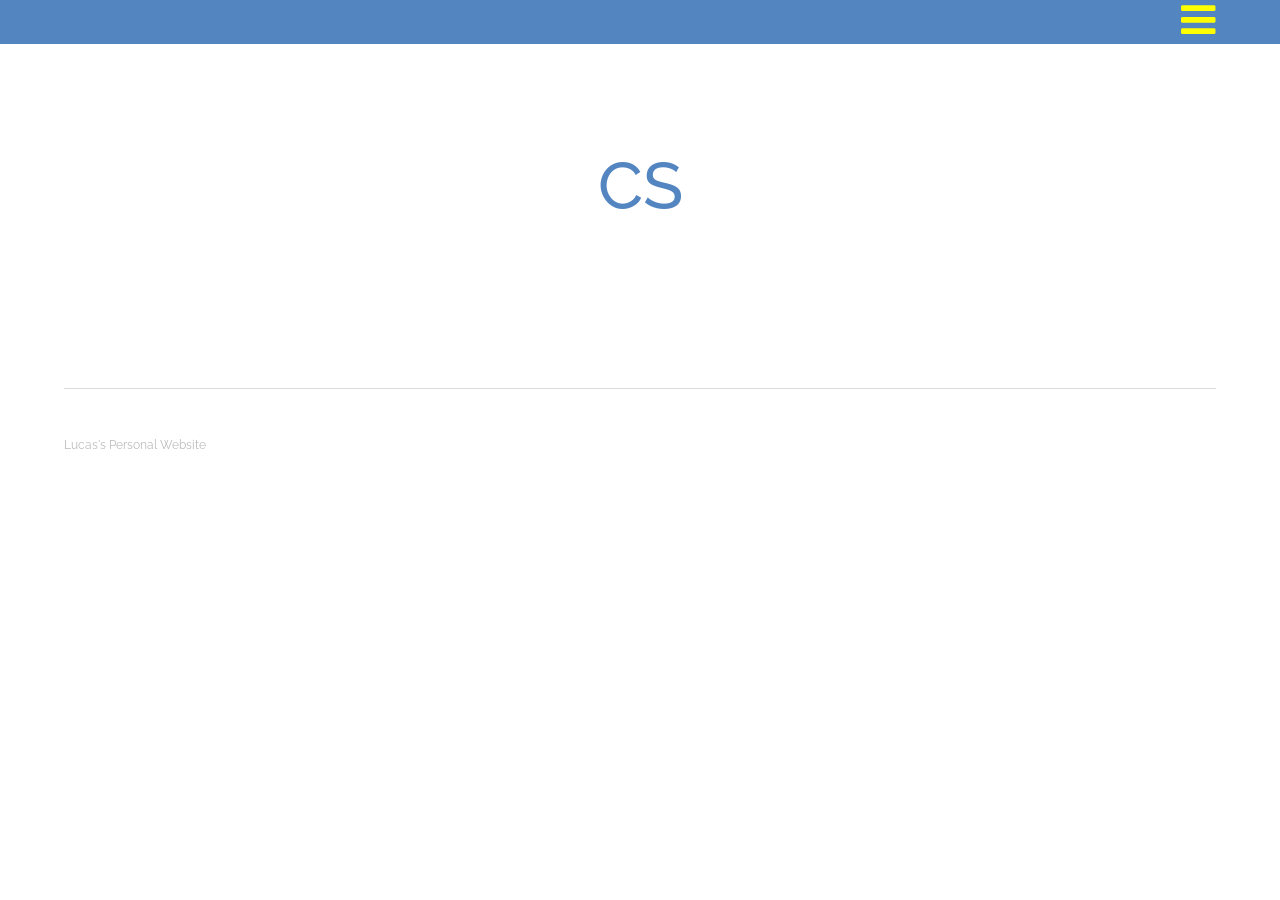
<file: python.html>
<!DOCTYPE HTML>
<!--
	REU PI Virtual Meeting 2021 by TEMPLATED
	templated.co @templatedco
	Released for free under the Creative Commons Attribution 3.0 license (templated.co/license)
-->
<html>
	<head>
		<title>Code</title>
		<meta charset="utf-8" />
		<meta name="viewport" content="width=device-width, initial-scale=1" />
		<link rel="stylesheet" href="assets/css/main.css" />
		<style>
    				.nav-link {
        				display: inline-block;
        				margin-right: -5px;
    					}
    				.navigation {
        				white-space: nowrap;
       					width: 100%;
       					float: center;
						margin: 0 0 1em 0;
						padding: 0;
    					}
		</style>
	</head>
	<body class="subpage" lang=EN-US link="#0563C1" vlink="#954F72" style='word-wrap:break-word'>
		<!-- Header -->
			<header id="header">
				<div class="inner">
					<nav id="nav">
						<div class="navigation">
    						<a class="nav-link" href="index.html">Home</a>
   				 			<a class="nav-link" href="academics.html">Academics</a>
    						<a class="nav-link" href="sports.html">Sports</a>
    						<a class="nav-link" href="music.html">Music</a>
    						<a class="nav-link" href="travel.html">Travel</a>
    						<a class="nav-link" href="hobbies.html">Hobbies</a>
    						<a class="nav-link" href="python.html">Code</a>
    						<a class="nav-link" href="resume.html">Resume</a>
						</div>
					</nav>
					<a href="#navPanel" class="navPanelToggle"><span class="fa fa-bars"></span></a>
				
				</div>
			</header>
			
		
		<!-- Main -->
			<section id="main" class="wrapper">
				<div class="inner">
					<header class="align-center">
					<font size="+2">
						<h2>CS</h2>
					</header>
					<p></p>
					</font>		
    			
				</div>		
			</section>
						
		<!-- Footer -->
			<footer id="footer">
				<div class="inner">
					<div class="flex">
						<div class="copyright">
							Lucas's Personal Website
						</div>
						<!--
						<ul class="icons">
							<li><a href="#" class="icon fa-facebook"><span class="label">Facebook</span></a></li>
							<li><a href="#" class="icon fa-twitter"><span class="label">Twitter</span></a></li>
							<li><a href="#" class="icon fa-linkedin"><span class="label">linkedIn</span></a></li>
							<li><a href="#" class="icon fa-pinterest-p"><span class="label">Pinterest</span></a></li>
							<li><a href="#" class="icon fa-vimeo"><span class="label">Vimeo</span></a></li>
						</ul> -->
					</div>
				</div>
			</footer>

		<!-- Scripts -->
			<script src="assets/js/jquery.min.js"></script>
			<script src="assets/js/skel.min.js"></script>
			<script src="assets/js/util.js"></script>
			<script src="assets/js/main.js"></script>

	</body>
</html>
</file>
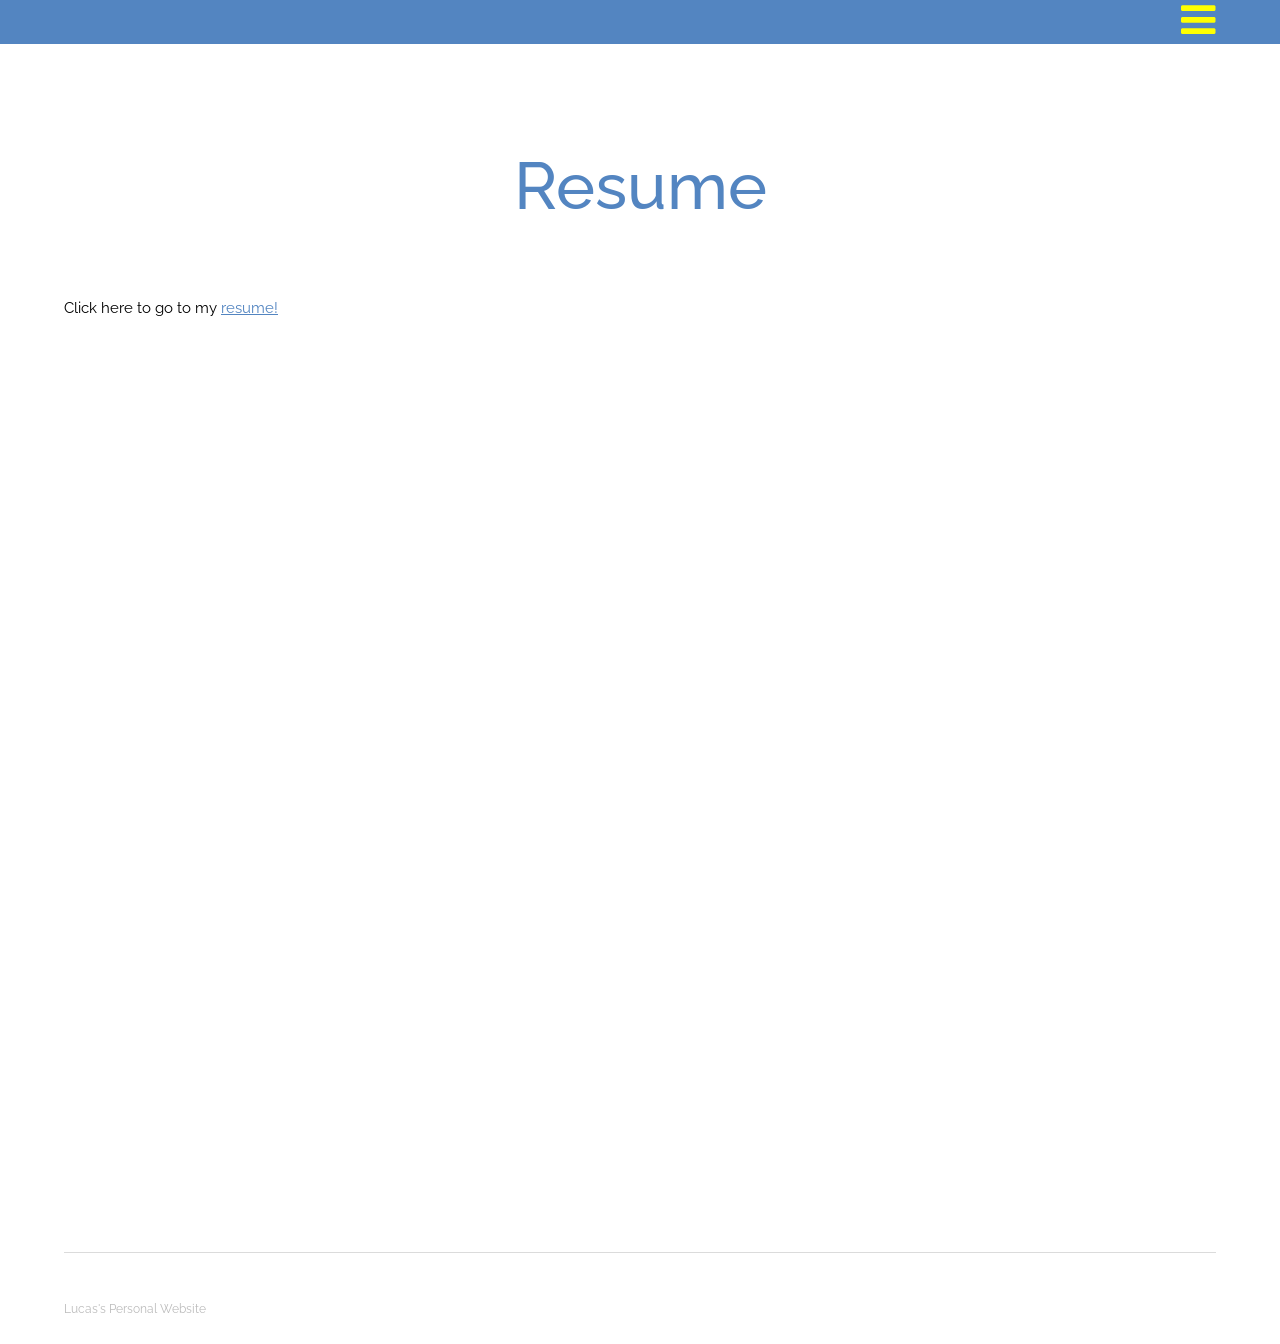
<file: resume.html>
<!DOCTYPE HTML>
<!--
	REU PI Virtual Meeting 2021 by TEMPLATED
	templated.co @templatedco
	Released for free under the Creative Commons Attribution 3.0 license (templated.co/license)
-->
<html>
	<head>
		<title>Resume</title>
		<meta charset="utf-8" />
		<meta name="viewport" content="width=device-width, initial-scale=1" />
		<link rel="stylesheet" href="assets/css/main.css" />
		<style>
    				.nav-link {
        				display: inline-block;
        				margin-right: -5px;
    					}
    				.navigation {
        				white-space: nowrap;
       					width: 100%;
       					float: center;
						margin: 0 0 1em 0;
						padding: 0;
    					}
    				.pdf-container {
						width: 100%;
						height: 0;
						padding-bottom: 75%; /* Adjust this value as needed to maintain the desired aspect ratio */
						position: relative;
						}
					.pdf-embed {
						position: absolute;
						top: 0;
						left: 0;
						width: 100%;
						height: 100%;
						}
		</style>
	</head>
	<body class="subpage" lang=EN-US link="#0563C1" vlink="#954F72" style='word-wrap:break-word'>
		<!-- Header -->
			<header id="header">
				<div class="inner">
					<nav id="nav">
						<div class="navigation">
    						<a class="nav-link" href="index.html">Home</a>
   				 			<a class="nav-link" href="academics.html">Academics</a>
    						<a class="nav-link" href="sports.html">Sports</a>
    						<a class="nav-link" href="music.html">Music</a>
    						<a class="nav-link" href="travel.html">Travel</a>
    						<a class="nav-link" href="hobbies.html">Hobbies</a>
    						<a class="nav-link" href="python.html">Code</a>
    						<a class="nav-link" href="resume.html">Resume</a>
						</div>
					</nav>
					<a href="#navPanel" class="navPanelToggle"><span class="fa fa-bars"></span></a>
				
				</div>
			</header>
			
		<!-- Main -->
			<section id="main" class="wrapper">
				<div class="inner">
					<header class="align-center">
						<font size="+2">
							<h2>Resume</h2>
						</font>
					</header>
					<div class="pdf-container">
						<p>Click here to go to my <a href = "images/resume.pdf">resume!</a></p>
					</div>
				</div>
			</section>
			

      			
 
		<!-- Footer -->
			<footer id="footer">
				<div class="inner">
					<div class="flex">
						<div class="copyright">
							Lucas's Personal Website
						</div>
						<!--
						<ul class="icons">
							<li><a href="#" class="icon fa-facebook"><span class="label">Facebook</span></a></li>
							<li><a href="#" class="icon fa-twitter"><span class="label">Twitter</span></a></li>
							<li><a href="#" class="icon fa-linkedin"><span class="label">linkedIn</span></a></li>
							<li><a href="#" class="icon fa-pinterest-p"><span class="label">Pinterest</span></a></li>
							<li><a href="#" class="icon fa-vimeo"><span class="label">Vimeo</span></a></li>
						</ul> -->
					</div>
				</div>
			</footer>

		<!-- Scripts -->
			<script src="assets/js/jquery.min.js"></script>
			<script src="assets/js/skel.min.js"></script>
			<script src="assets/js/util.js"></script>
			<script src="assets/js/main.js"></script>

	</body>
</html>
</file>
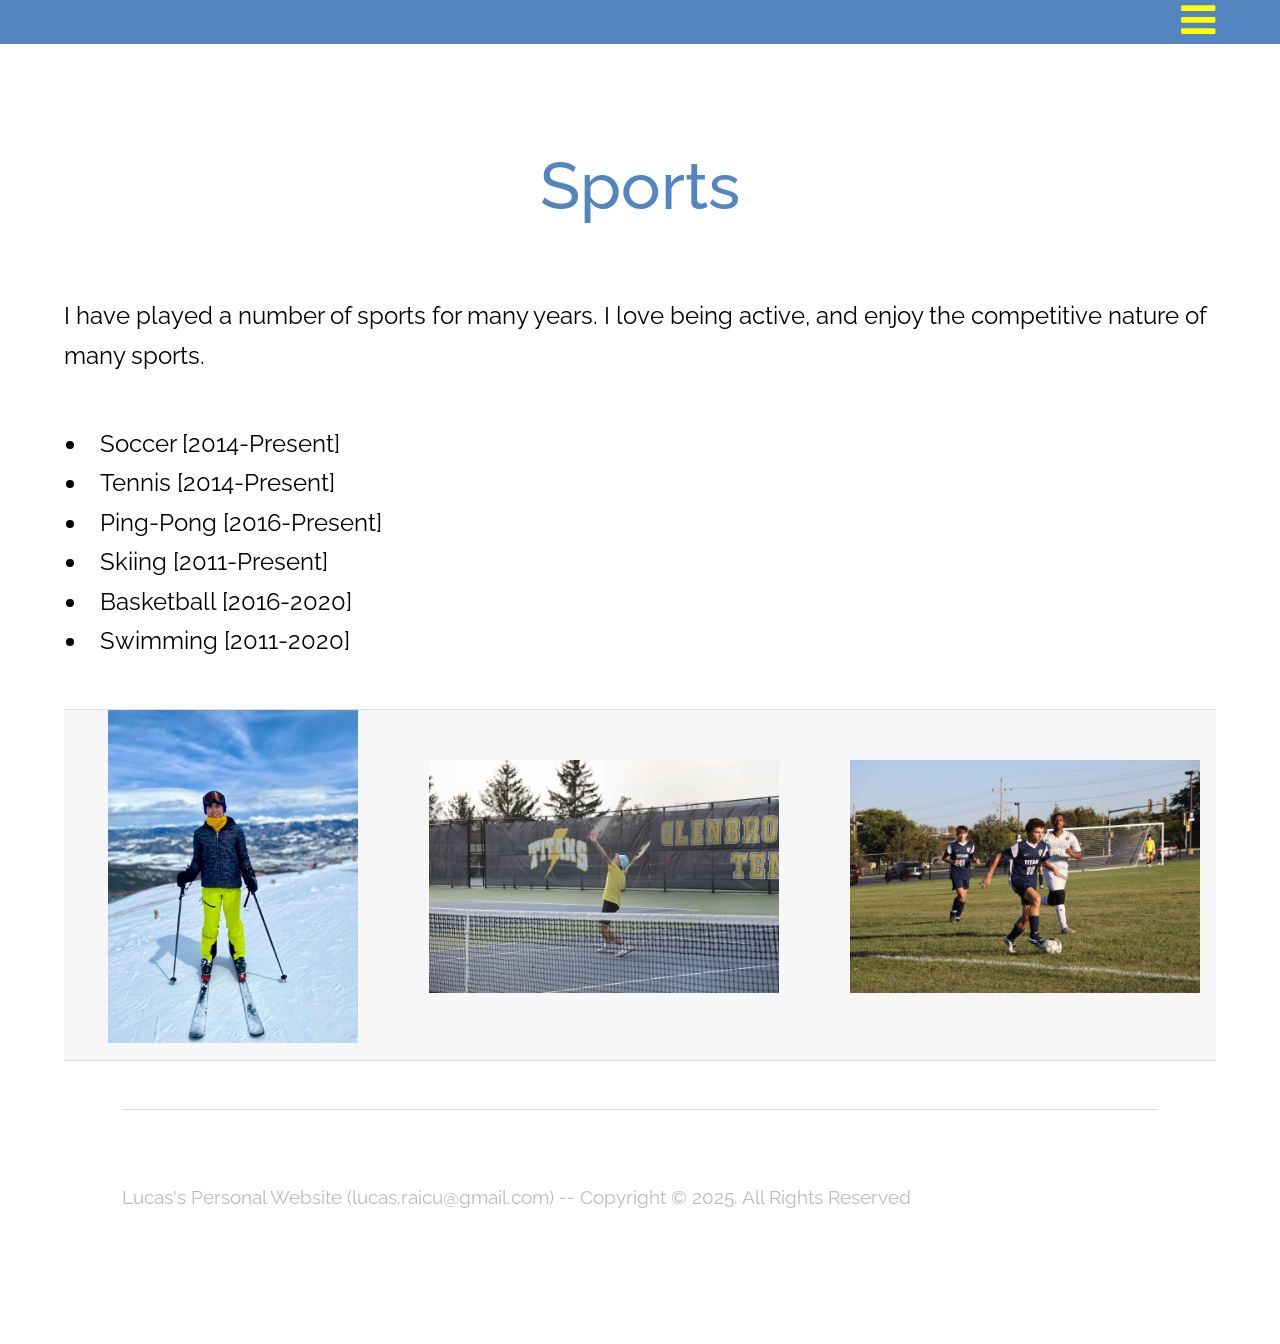
<file: sports.html>
<!DOCTYPE HTML>
<!--
	Lucas Raicu's Personal Webiste by TEMPLATED
	templated.co @templatedco
	Released for free under the Creative Commons Attribution 3.0 license (templated.co/license)
-->
<html>
	<head>
		<title>Sports</title>
		<meta charset="utf-8" />
		<meta name="viewport" content="width=device-width, initial-scale=1" />
		<link rel="stylesheet" href="assets/css/main.css" />
	</head>
	<body class="subpage">

				<!-- Header -->
			<header id="header">
				<div class="inner">

					<nav id="nav">
					<a href="index.html">Home</a>
						<a href="academics.html">Academics</a>
						<a href="research.html">Research</a>
						<a href="sports.html">Sports</a>
						<a href="music.html">Music</a>
						<a href="hobbies.html">Hobbies</a>
						<a href="resume-lucas-raicu.pdf">Resume</a>
					</nav>
					<a href="#navPanel" class="navPanelToggle"><span class="fa fa-bars"></span></a>

				</div>
			</header>
		<!-- Main -->
			<section id="main" class="wrapper">
				<div class="inner">
					<header class="align-center">
						<font size="+2">
						<h2>Sports</h2>
					</header>


					<p>
						I have played a number of sports for many years. I love being active, and enjoy the competitive nature of many sports.
						<ul>
	  <li>Soccer [2014-Present]</li>
		<li>Tennis [2014-Present]</li>
		<li>Ping-Pong [2016-Present]</li>
		<li>Skiing [2011-Present]</li>
		<li>Basketball [2016-2020]</li>
		<li>Swimming [2011-2020]</li>
	</ul>
					</p>
					<table>
						<tr>
							<th><img src="images/lucas-skiing.jpeg" alt="Skiing" align=right width=250></th>
							<th><img src="images/lucas-tennis.jpeg" alt="Tennis" align=right width=350></th>
							<th><img src="images/lucas-soccer.jpeg" alt="Soccer" align=right width=350></th>
						</tr>
					</table>


<!--
					<p style="text-align:center">
						<a href="#Soccer" class="button special">Soccer</a>
						<a href="#Tennis" class="button special">Tennis</a>
						<a href="#Basketball" class="button special">Basketball</a>
						<a href="#Volleyball" class="button special">Volleyball</a>
						<a href="#Skiing" class="button special">Skiing</a>
						<a href="#Table Tennis" class="button special">Table Tennis</a>
					</p>


<a name="Soccer"> </a>
<h2>Soccer</h2>
<p>Type your info here...</p>
<hr>
<a name="Tennis"> </a>
<h2>Tennis</h2>
<p>Type your info here...</p>
<hr>
<a name="Basketball"> </a>
<h2>Basketball</h2>
<p>Type your info here...</p>
<hr>
<a name="Volleyball"> </a>
<h2>Volleyball</h2>
<p>Type your info here...</p>
<hr>
<a name="Skiing"> </a>
<h2>Skiing</h2>
<p>Type your info here...</p>
<hr>
<a name="Table Tennis"> </a>
<h2>Table Tennis</h2>
<p>Type your info here...</p>
-->

		<!-- Footer -->
			<footer id="footer">
				<div class="inner">
					<div class="flex">
						<div class="copyright">
							Lucas's Personal Website (<a href="mailto:lucas.raicu@gmail.com">lucas.raicu@gmail.com</a>) -- Copyright © 2025. All Rights Reserved
						</div>
						<!--
						<ul class="icons">
							<li><a href="#" class="icon fa-facebook"><span class="label">Facebook</span></a></li>
							<li><a href="#" class="icon fa-twitter"><span class="label">Twitter</span></a></li>
							<li><a href="#" class="icon fa-linkedin"><span class="label">linkedIn</span></a></li>
							<li><a href="#" class="icon fa-pinterest-p"><span class="label">Pinterest</span></a></li>
							<li><a href="#" class="icon fa-vimeo"><span class="label">Vimeo</span></a></li>
						</ul> -->
					</div>
				</div>
			</footer>

		<!-- Scripts -->
			<script src="assets/js/jquery.min.js"></script>
			<script src="assets/js/skel.min.js"></script>
			<script src="assets/js/util.js"></script>
			<script src="assets/js/main.js"></script>

	</body>
</html>
</file>
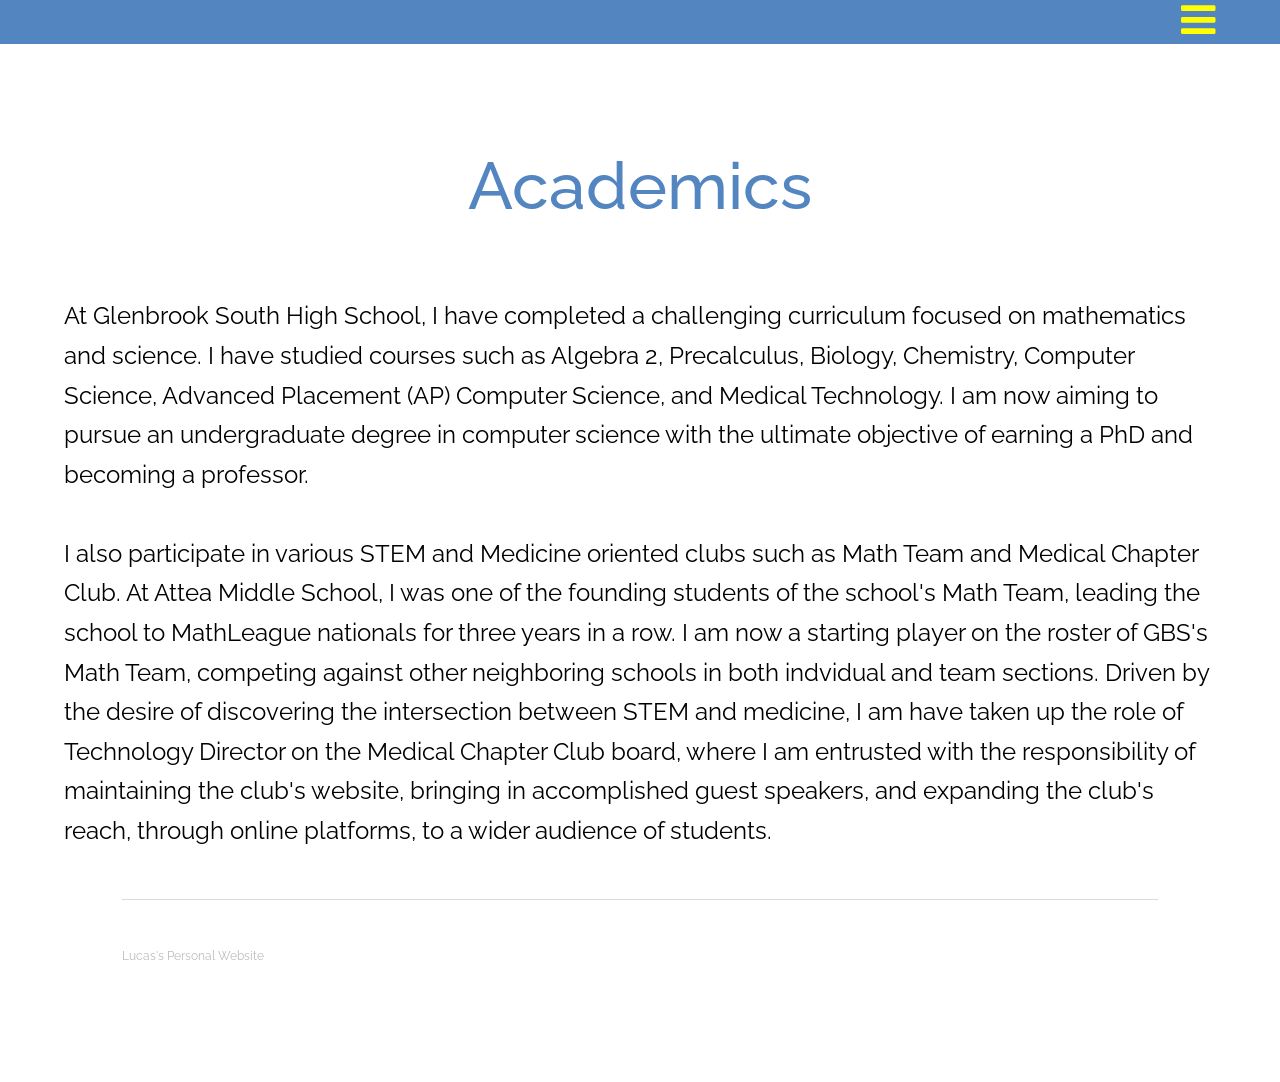
<file: old/academics.html>
<!DOCTYPE HTML>
<!--
	REU PI Virtual Meeting 2021 by TEMPLATED
	templated.co @templatedco
	Released for free under the Creative Commons Attribution 3.0 license (templated.co/license)
-->
<html>
	<head>
		<title>Academics</title>
		<meta charset="utf-8" />
		<meta name="viewport" content="width=device-width, initial-scale=1" />
		<link rel="stylesheet" href="assets/css/main.css" />
		<style>
    				.nav-link {
        				display: inline-block;
        				margin-right: -5px;
    					}
    				.navigation {
        				white-space: nowrap;
       					width: 100%;
       					float: center;
						margin: 0 0 1em 0;
						padding: 0;
    					}
		</style>
	</head>
	<body class="subpage" lang=EN-US link="#0563C1" vlink="#954F72" style='word-wrap:break-word'>
		<!-- Header -->
			<header id="header">
				<div class="inner">
					<nav id="nav">
						<div class="navigation">
    						<a class="nav-link" href="index.html">Home</a>
   				 			<a class="nav-link" href="academics.html">Academics</a>
    						<a class="nav-link" href="sports.html">Sports</a>
    						<a class="nav-link" href="music.html">Music</a>
    						<a class="nav-link" href="travel.html">Travel</a>
    						<a class="nav-link" href="hobbies.html">Hobbies</a>
    						<a class="nav-link" href="python.html">Code</a>
    						<a class="nav-link" href="resume.html">Resume</a>
						</div>
					</nav>
					<a href="#navPanel" class="navPanelToggle"><span class="fa fa-bars"></span></a>
				
				</div>
			</header>


		<!-- Main -->
			<section id="main" class="wrapper">
				<div class="inner">
					<header class="align-center">
					<font size="+2">
						<h2>Academics</h2>
					</header>
					<p>At Glenbrook South High School, I have completed a challenging curriculum focused on mathematics and science. 
						I have studied courses such as Algebra 2, Precalculus, Biology, Chemistry, Computer Science, Advanced Placement (AP) Computer Science, and Medical 
						Technology. I am now aiming to pursue an undergraduate degree in computer science with the ultimate objective of earning a PhD and becoming a 
						professor. <br><br>
						
						I also participate in various STEM and Medicine oriented clubs such as Math Team and Medical Chapter Club. At Attea Middle School, I was one of the founding students of the school's Math Team, leading the school to MathLeague nationals for three years in a row. I am now a starting player on the 
						roster of GBS's Math Team, competing against other neighboring schools in both indvidual and team sections. Driven by the desire of discovering the intersection between STEM and medicine, I am have taken up the role of Technology Director on the Medical Chapter Club board, where I am entrusted with the responsibility of maintaining the 
						club's website, bringing in accomplished guest speakers, and expanding the club's reach, through online platforms, to a wider audience of students. </p>
					</font>
		<!-- Footer -->
			<footer id="footer">
				<div class="inner">
					<div class="flex">
						<div class="copyright">
							Lucas's Personal Website
						</div>
						<!--
						<ul class="icons">
							<li><a href="#" class="icon fa-facebook"><span class="label">Facebook</span></a></li>
							<li><a href="#" class="icon fa-twitter"><span class="label">Twitter</span></a></li>
							<li><a href="#" class="icon fa-linkedin"><span class="label">linkedIn</span></a></li>
							<li><a href="#" class="icon fa-pinterest-p"><span class="label">Pinterest</span></a></li>
							<li><a href="#" class="icon fa-vimeo"><span class="label">Vimeo</span></a></li>
						</ul> -->
					</div>
				</div>
			</footer>

		<!-- Scripts -->
			<script src="assets/js/jquery.min.js"></script>
			<script src="assets/js/skel.min.js"></script>
			<script src="assets/js/util.js"></script>
			<script src="assets/js/main.js"></script>

	</body>
</html>
</file>
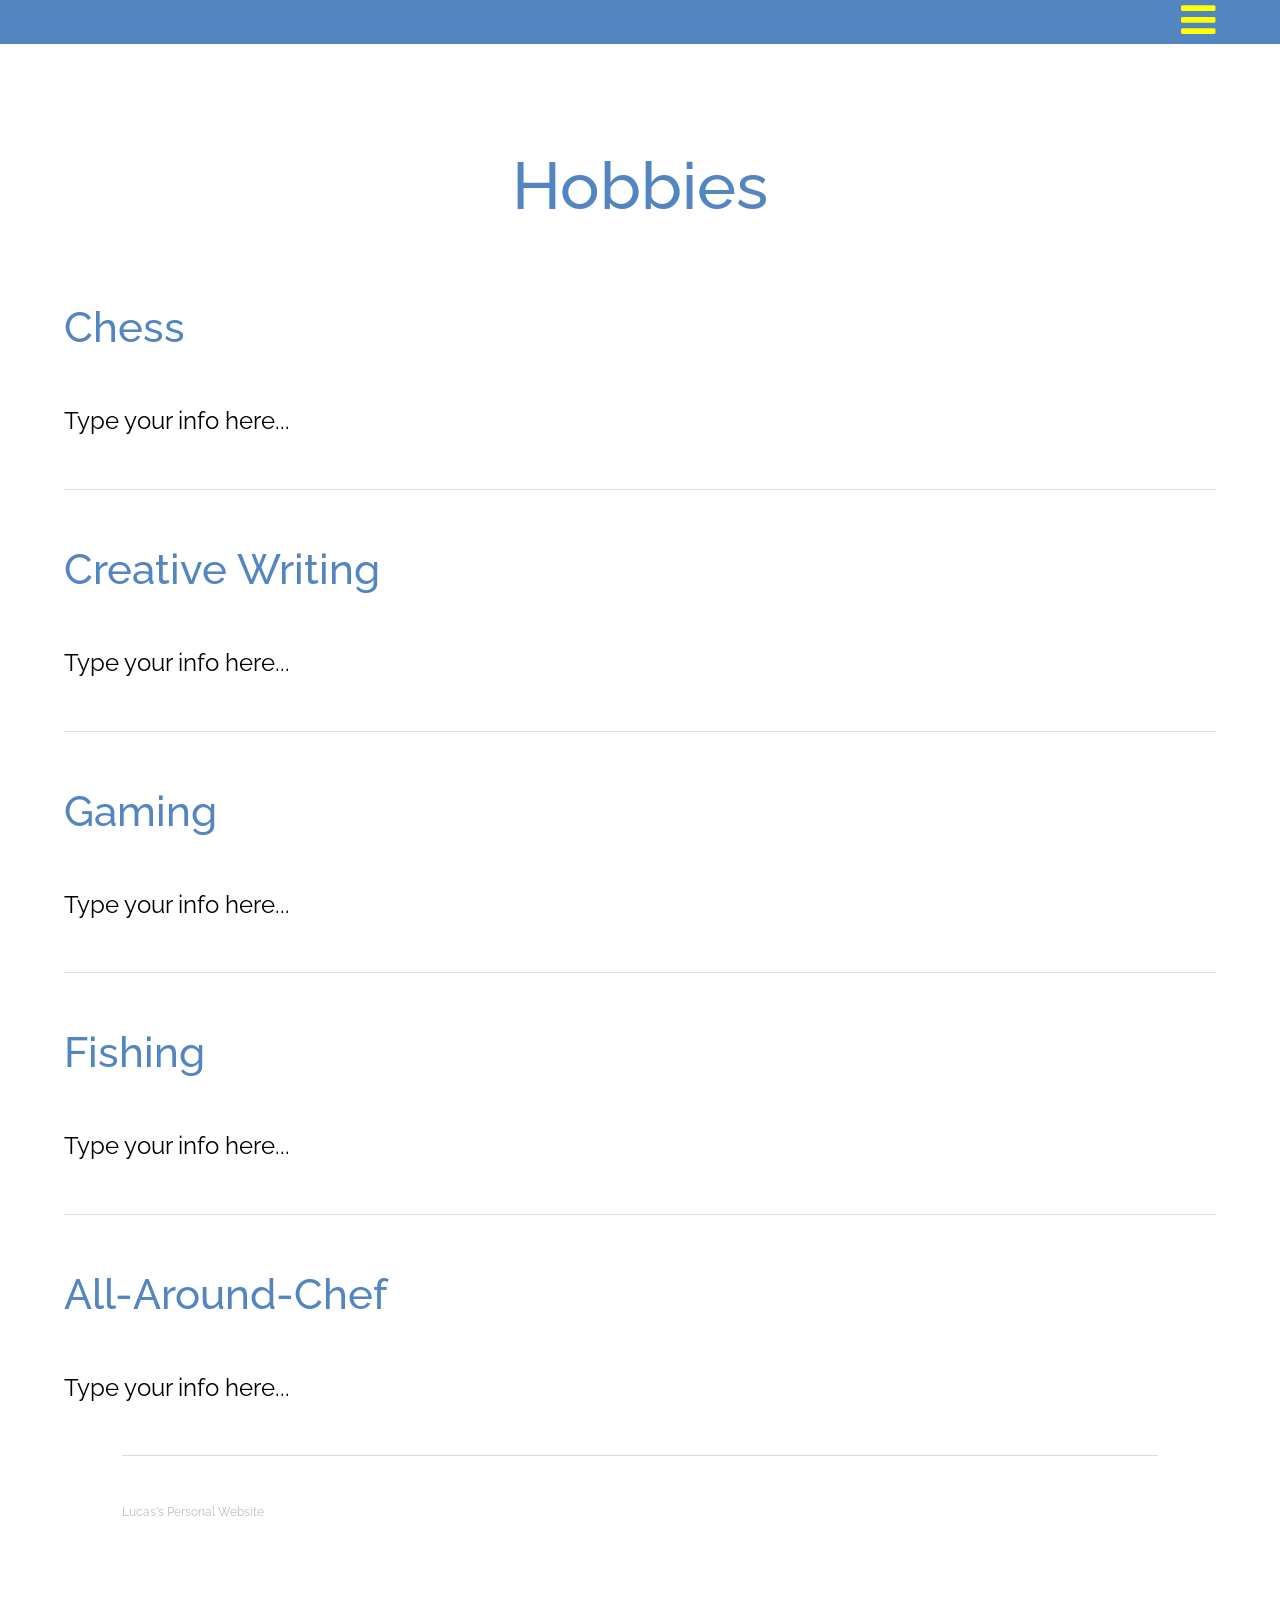
<file: old/hobbies.html>
<!DOCTYPE HTML>
<!--
	REU PI Virtual Meeting 2021 by TEMPLATED
	templated.co @templatedco
	Released for free under the Creative Commons Attribution 3.0 license (templated.co/license)
-->
<html>
	<head>
		<title>Hobbies</title>
		<meta charset="utf-8" />
		<meta name="viewport" content="width=device-width, initial-scale=1" />
		<link rel="stylesheet" href="assets/css/main.css" />
		<style>
    				.nav-link {
        				display: inline-block;
        				margin-right: -5px;
    					}
    				.navigation {
        				white-space: nowrap;
       					width: 100%;
       					float: center;
						margin: 0 0 1em 0;
						padding: 0;
    					}
		</style>
	</head>
	<body class="subpage" lang=EN-US link="#0563C1" vlink="#954F72" style='word-wrap:break-word'>
		<!-- Header -->
			<header id="header">
				<div class="inner">
					<nav id="nav">
						<div class="navigation">
    						<a class="nav-link" href="index.html">Home</a>
   				 			<a class="nav-link" href="academics.html">Academics</a>
    						<a class="nav-link" href="sports.html">Sports</a>
    						<a class="nav-link" href="music.html">Music</a>
    						<a class="nav-link" href="travel.html">Travel</a>
    						<a class="nav-link" href="hobbies.html">Hobbies</a>
    						<a class="nav-link" href="python.html">Code</a>
    						<a class="nav-link" href="resume.html">Resume</a>
						</div>
					</nav>
					<a href="#navPanel" class="navPanelToggle"><span class="fa fa-bars"></span></a>
				
				</div>
			</header>

		<!-- Main -->
			<section id="main" class="wrapper">
				<div class="inner">
					<header class="align-center">
						<font size="+2">
						<h2>Hobbies</h2>
					</header>
						<h2>Chess</h2>
					<p>Type your info here...
					</p>
					<hr>
						<h2>Creative Writing</h2>
					<p>Type your info here...
					</p>
					<hr>
						<h2>Gaming</h2>
					<p>Type your info here...
					</p>
					<hr>
						<h2>Fishing</h2>
					<p>Type your info here...
					</p>
					<hr>
						<h2>All-Around-Chef</h2>
					<p>Type your info here...
					</p>
					</font>
		<!-- Footer -->
			<footer id="footer">
				<div class="inner">
					<div class="flex">
						<div class="copyright">
							Lucas's Personal Website
						</div>
						<!--
						<ul class="icons">
							<li><a href="#" class="icon fa-facebook"><span class="label">Facebook</span></a></li>
							<li><a href="#" class="icon fa-twitter"><span class="label">Twitter</span></a></li>
							<li><a href="#" class="icon fa-linkedin"><span class="label">linkedIn</span></a></li>
							<li><a href="#" class="icon fa-pinterest-p"><span class="label">Pinterest</span></a></li>
							<li><a href="#" class="icon fa-vimeo"><span class="label">Vimeo</span></a></li>
						</ul> -->
					</div>
				</div>
			</footer>

		<!-- Scripts -->
			<script src="assets/js/jquery.min.js"></script>
			<script src="assets/js/skel.min.js"></script>
			<script src="assets/js/util.js"></script>
			<script src="assets/js/main.js"></script>

	</body>
</html>
</file>
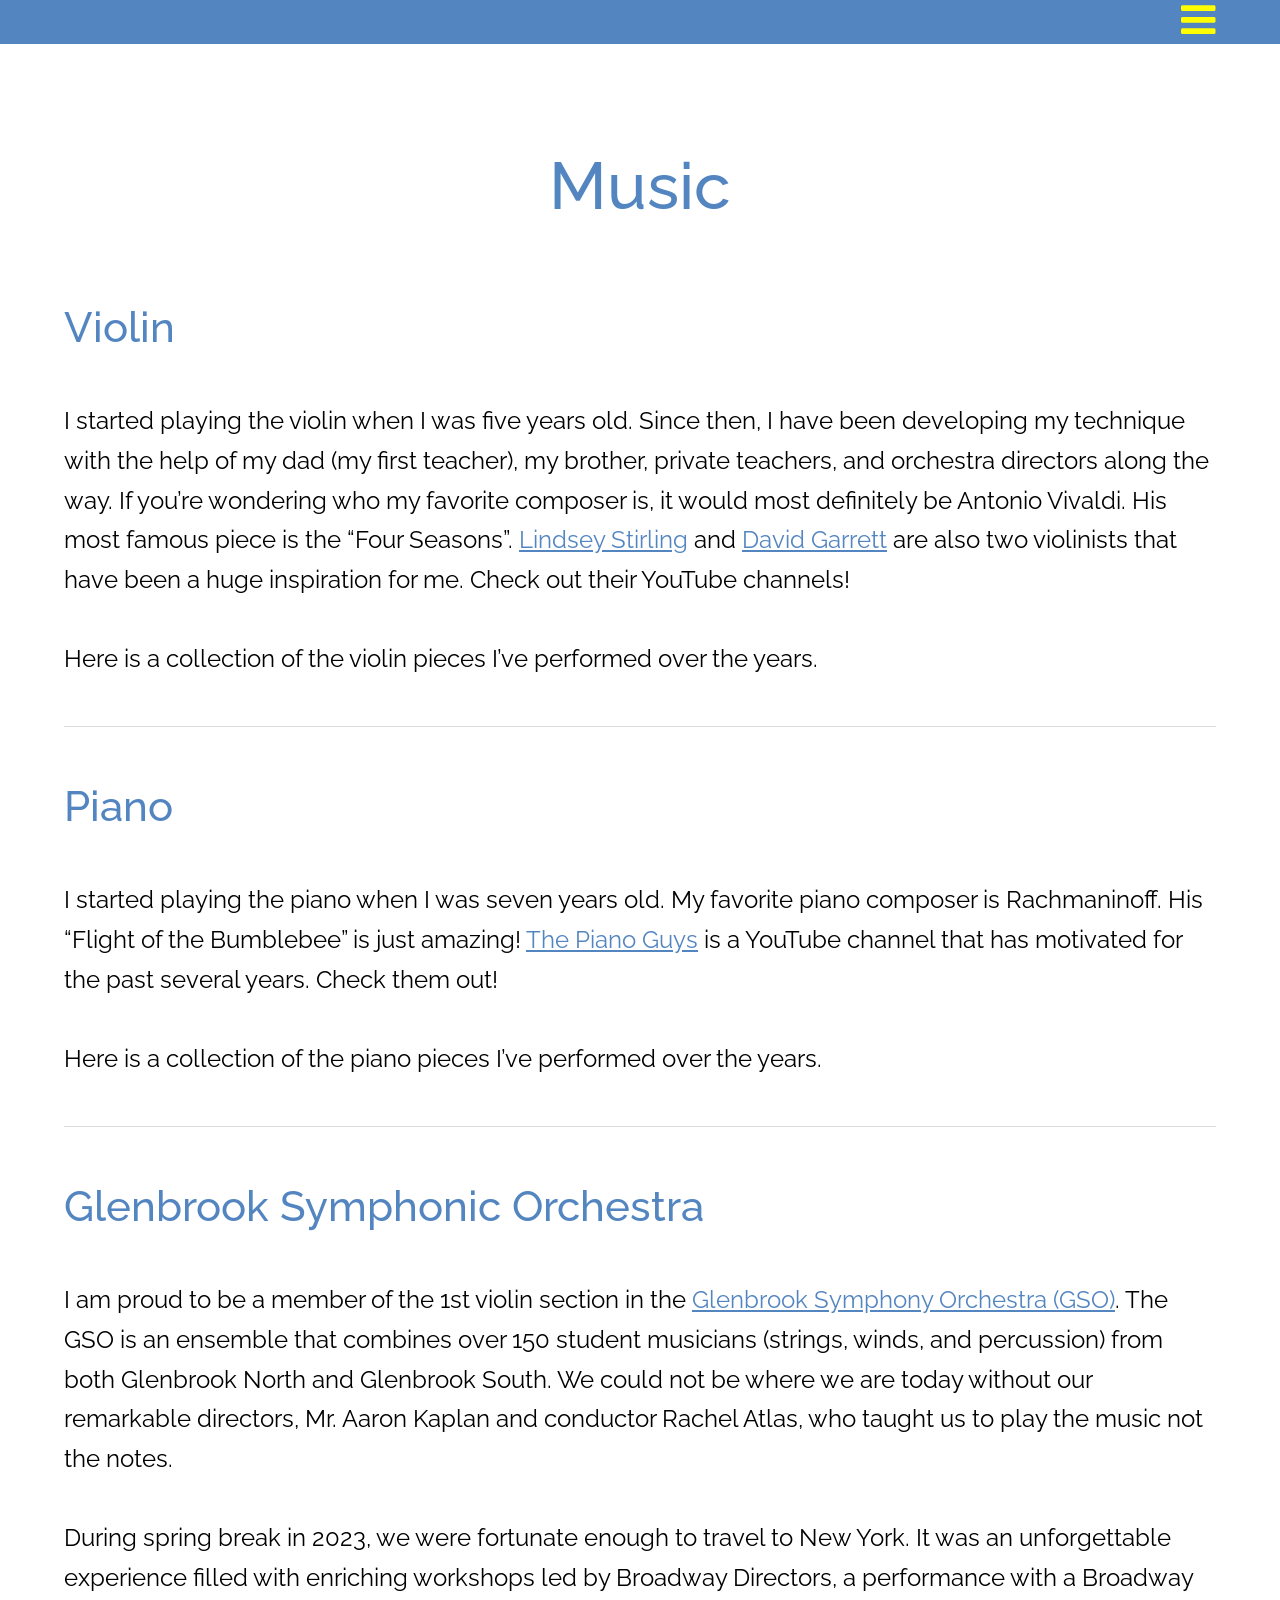
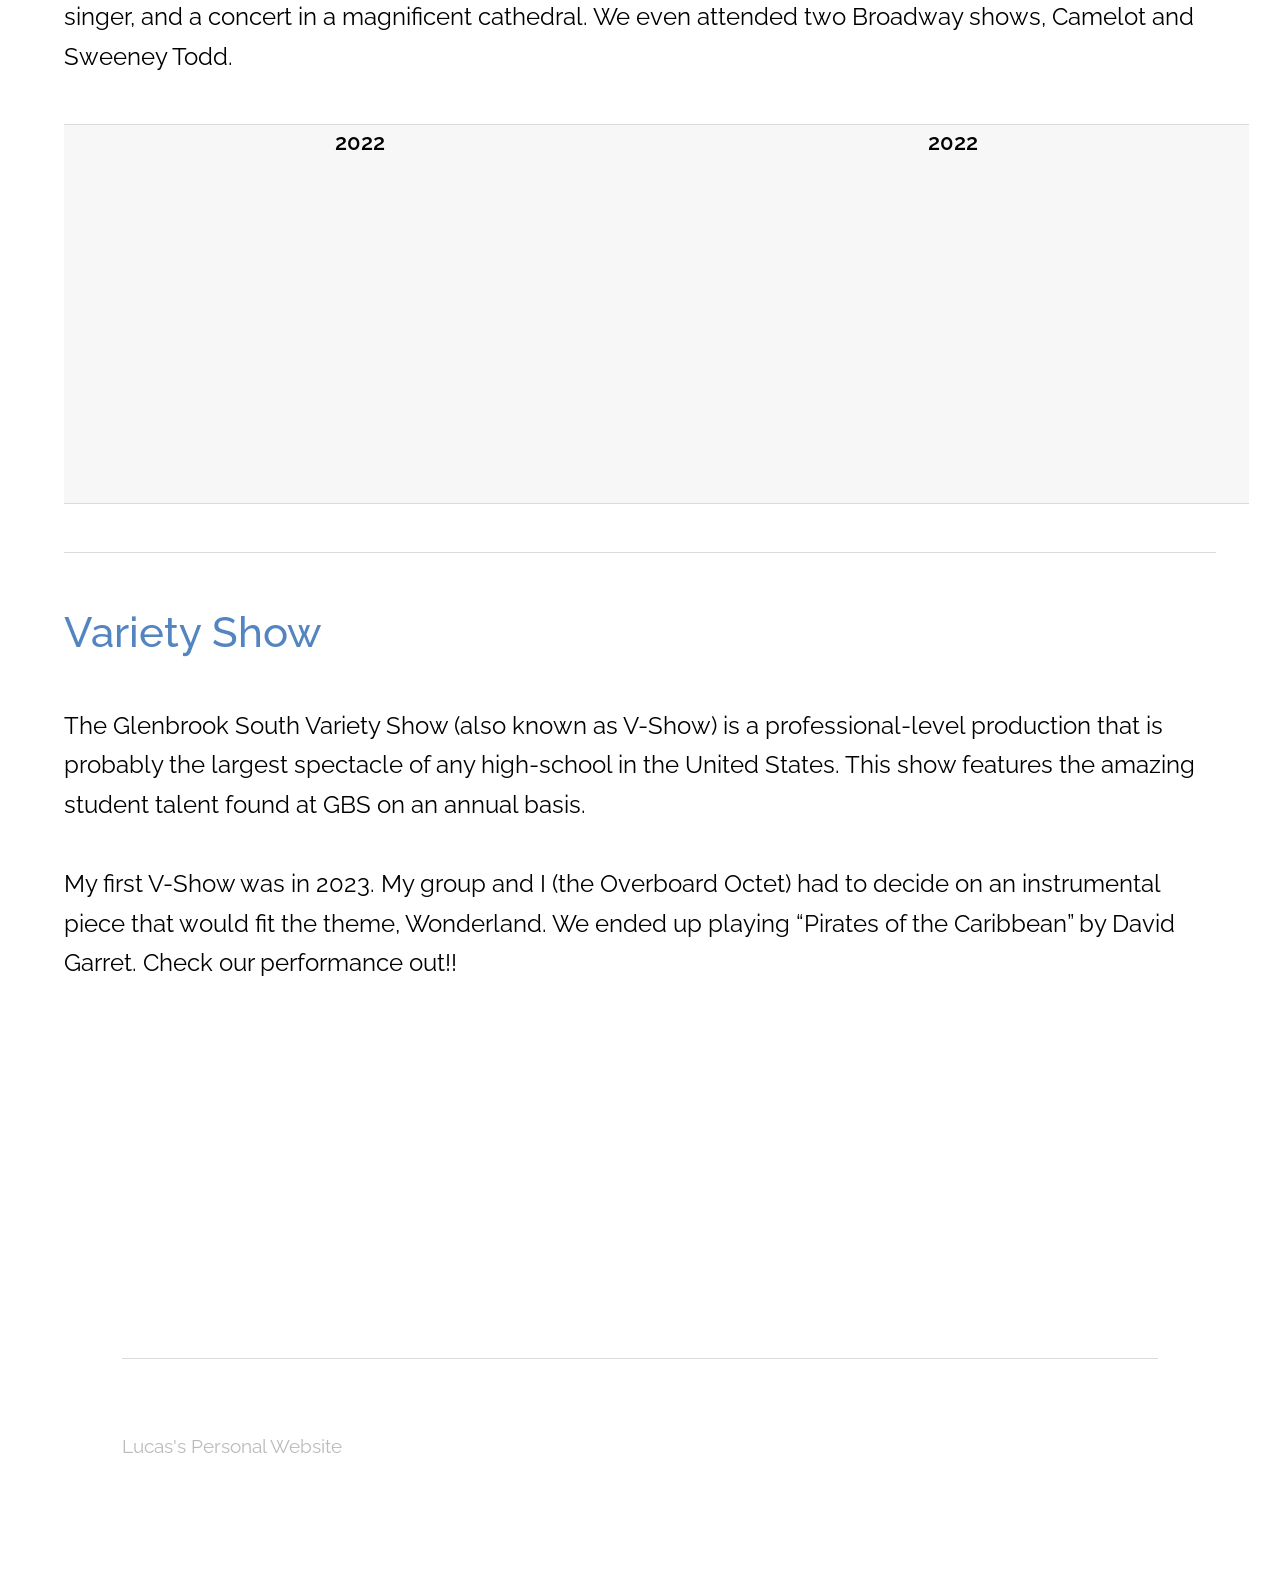
<file: old/music.html>
<!DOCTYPE HTML>
<!--
	REU PI Virtual Meeting 2021 by TEMPLATED
	templated.co @templatedco
	Released for free under the Creative Commons Attribution 3.0 license (templated.co/license)
-->
<html>
	<head>
		<title>Music</title>
		<meta charset="utf-8" />
		<meta name="viewport" content="width=device-width, initial-scale=1" />
		<link rel="stylesheet" href="assets/css/main.css" />
		<style>
    				.nav-link {
        				display: inline-block;
        				margin-right: -5px;
    					}
    				.navigation {
        				white-space: nowrap;
       					width: 100%;
       					float: center;
						margin: 0 0 1em 0;
						padding: 0;
    					}
		</style>
	</head>
	<body class="subpage" lang=EN-US link="#0563C1" vlink="#954F72" style='word-wrap:break-word'>
		<!-- Header -->
			<header id="header">
				<div class="inner">
					<nav id="nav">
						<div class="navigation">
    						<a class="nav-link" href="index.html">Home</a>
   				 			<a class="nav-link" href="academics.html">Academics</a>
    						<a class="nav-link" href="sports.html">Sports</a>
    						<a class="nav-link" href="music.html">Music</a>
    						<a class="nav-link" href="travel.html">Travel</a>
    						<a class="nav-link" href="hobbies.html">Hobbies</a>
    						<a class="nav-link" href="python.html">Code</a>
    						<a class="nav-link" href="resume.html">Resume</a>
						</div>
					</nav>
					<a href="#navPanel" class="navPanelToggle"><span class="fa fa-bars"></span></a>
				
				</div>
			</header>

		<!-- Main -->
			<section id="main" class="wrapper">
				<div class="inner">
					<header class="align-center">
						<font size="+2">
						<h2>Music</h2>
					</header>
						<h2>Violin</h2>
					<p> I started playing the violin when I was five years old. Since then, I have been developing my technique with the help of my dad (my first teacher), my brother, private teachers, and orchestra directors along the way. 
					If you’re wondering who my favorite composer is, it would most definitely be Antonio Vivaldi. His most famous piece is the “Four Seasons”. 
					<a href="https://www.youtube.com/channel/UCyC_4jvPzLiSkJkLIkA7B8g">Lindsey Stirling</a> and <a href="https://www.youtube.com/channel/UCJMJMh-bXQfUoZ6CH1-sGww">David Garrett</a> are also two violinists that have been a huge inspiration for me. Check out their YouTube channels! <br><br>
					
					Here is a collection of the violin pieces I’ve performed over the years. 
					</p>
					
					<hr>
					<h2>Piano</h2>
					<p> I started playing the piano when I was seven years old. My favorite piano composer is Rachmaninoff. His “Flight of the Bumblebee” is just amazing! 
					<a href="https://www.youtube.com/channel/UCyC_4jvPzLiSkJkLIkA7B8g">The Piano Guys</a> is a YouTube channel that has motivated for the past several years. Check them out! <br><br>
					
					Here is a collection of the piano pieces I’ve performed over the years.
					</p>
					<hr>
					<h2>Glenbrook Symphonic Orchestra</h2>
					<p> I am proud to be a member of the 1st violin section in the <a href="http://www.glenbrooksymphony.org/">Glenbrook Symphony Orchestra (GSO)</a>. 
					The GSO is an ensemble that combines over 150 student musicians (strings, winds, and percussion) from both Glenbrook North and Glenbrook South.  
					We could not be where we are today without our remarkable directors, Mr. Aaron Kaplan and conductor Rachel Atlas, who taught us to play the music not the notes. <br><br>
					
					During spring break in 2023, we were fortunate enough to travel to New York. 
					It was an unforgettable experience filled with enriching workshops led by Broadway Directors, a performance with a Broadway singer, and a concert in a magnificent cathedral. We even attended two Broadway shows, Camelot and Sweeney Todd.
					</p>
					
					<table>
						<tr>
							<th>2022<iframe width="560" height="315" src="https://www.youtube.com/embed/sFIduUoWMfs" title="YouTube video player" frameborder="0" allow="accelerometer; autoplay; clipboard-write; encrypted-media; gyroscope; picture-in-picture; web-share" allowfullscreen></iframe></th>
							<th>2022<iframe width="560" height="315" src="https://www.youtube.com/embed/OUrHNTx45J4" title="YouTube video player" frameborder="0" allow="accelerometer; autoplay; clipboard-write; encrypted-media; gyroscope; picture-in-picture; web-share" allowfullscreen></iframe></th>
						</tr>
					</table>
					
					<hr>
					<h2>Variety Show</h2>
					<p> The Glenbrook South Variety Show (also known as V-Show) is a professional-level production that is probably the largest spectacle of any high-school in the United States. 
					This show features the amazing student talent found at GBS on an annual basis.  <br><br>
					
					My first V-Show was in 2023. My group and I (the Overboard Octet) had to decide on an instrumental piece that would fit the theme, Wonderland. 
					We ended up playing “Pirates of the Caribbean” by David Garret. Check our performance out!!
					</p>
					<iframe width="560" height="315" src="https://www.youtube.com/embed/gib9D3KAVes" title="YouTube video player" frameborder="0" allow="accelerometer; autoplay; clipboard-write; encrypted-media; gyroscope; picture-in-picture; web-share" allowfullscreen></iframe>
					
					
					
					
		<!-- Footer -->
			<footer id="footer">
				<div class="inner">
					<div class="flex">
						<div class="copyright">
							Lucas's Personal Website
						</div>
						<!--
						<ul class="icons">
							<li><a href="#" class="icon fa-facebook"><span class="label">Facebook</span></a></li>
							<li><a href="#" class="icon fa-twitter"><span class="label">Twitter</span></a></li>
							<li><a href="#" class="icon fa-linkedin"><span class="label">linkedIn</span></a></li>
							<li><a href="#" class="icon fa-pinterest-p"><span class="label">Pinterest</span></a></li>
							<li><a href="#" class="icon fa-vimeo"><span class="label">Vimeo</span></a></li>
						</ul> -->
					</div>
				</div>
			</footer>

		<!-- Scripts -->
			<script src="assets/js/jquery.min.js"></script>
			<script src="assets/js/skel.min.js"></script>
			<script src="assets/js/util.js"></script>
			<script src="assets/js/main.js"></script>

	</body>
</html>
</file>
<file: assets/css/main.css>
@charset "UTF-8";
@import url(font-awesome.min.css);
@import "https://fonts.googleapis.com/css?family=Raleway:100,300,600";

/*
	Theory by TEMPLATED
	templated.co @templatedco
	Released for free under the Creative Commons Attribution 3.0 license (templated.co/license)
*/

/* Reset */

	html, body, div, span, applet, object, iframe, h1, h2, h3, h4, h5, h6, p, blockquote, pre, a, abbr, acronym, address, big, cite, code, del, dfn, em, img, ins, kbd, q, s, samp, small, strike, strong, sub, sup, tt, var, b, u, i, center, dl, dt, dd, ol, ul, li, fieldset, form, label, legend, table, caption, tbody, tfoot, thead, tr, th, td, article, aside, canvas, details, embed, figure, figcaption, footer, header, hgroup, menu, nav, output, ruby, section, summary, time, mark, audio, video {
		margin: 0;
		padding: 0;
		border: 0;
		font-size: 100%;
		font: inherit;
		vertical-align: baseline;
	}

	article, aside, details, figcaption, figure, footer, header, hgroup, menu, nav, section {
		display: block;
	}

	body {
		line-height: 1;
	}

	ol, ul {
		list-style: none;
	}

	blockquote, q {
		quotes: none;
	}

	blockquote:before, blockquote:after, q:before, q:after {
		content: '';
		content: none;
	}

	table {
		border-collapse: collapse;
		border-spacing: 0;
	}

	body {
		-webkit-text-size-adjust: none;
	}

/* Box Model */

	*, *:before, *:after {
		-moz-box-sizing: border-box;
		-webkit-box-sizing: border-box;
		box-sizing: border-box;
	}

/* Containers */

	.container {
		margin-left: auto;
		margin-right: auto;
	}

	.container.\31 25\25 {
		width: 100%;
		max-width: 100em;
		min-width: 80em;
	}

	.container.\37 5\25 {
		width: 60em;
	}

	.container.\35 0\25 {
		width: 40em;
	}

	.container.\32 5\25 {
		width: 20em;
	}

	.container {
		width: 80em;
	}

	@media screen and (max-width: 1680px) {

		.container.\31 25\25 {
			width: 100%;
			max-width: 100em;
			min-width: 80em;
		}

		.container.\37 5\25 {
			width: 60em;
		}

		.container.\35 0\25 {
			width: 40em;
		}

		.container.\32 5\25 {
			width: 20em;
		}

		.container {
			width: 80em;
		}

	}

	@media screen and (max-width: 1280px) {

		.container.\31 25\25 {
			width: 100%;
			max-width: 81.25em;
			min-width: 65em;
		}

		.container.\37 5\25 {
			width: 48.75em;
		}

		.container.\35 0\25 {
			width: 32.5em;
		}

		.container.\32 5\25 {
			width: 16.25em;
		}

		.container {
			width: 65em;
		}

	}

	@media screen and (max-width: 980px) {

		.container.\31 25\25 {
			width: 100%;
			max-width: 112.5%;
			min-width: 90%;
		}

		.container.\37 5\25 {
			width: 67.5%;
		}

		.container.\35 0\25 {
			width: 45%;
		}

		.container.\32 5\25 {
			width: 22.5%;
		}

		.container {
			width: 90%;
		}

	}

	@media screen and (max-width: 736px) {

		.container.\31 25\25 {
			width: 100%;
			max-width: 112.5%;
			min-width: 90%;
		}

		.container.\37 5\25 {
			width: 67.5%;
		}

		.container.\35 0\25 {
			width: 45%;
		}

		.container.\32 5\25 {
			width: 22.5%;
		}

		.container {
			width: 90% !important;
		}

	}

	@media screen and (max-width: 480px) {

		.container.\31 25\25 {
			width: 100%;
			max-width: 112.5%;
			min-width: 90%;
		}

		.container.\37 5\25 {
			width: 67.5%;
		}

		.container.\35 0\25 {
			width: 45%;
		}

		.container.\32 5\25 {
			width: 22.5%;
		}

		.container {
			width: 90% !important;
		}

	}

/* Grid */

	.row {
		border-bottom: solid 1px transparent;
		-moz-box-sizing: border-box;
		-webkit-box-sizing: border-box;
		box-sizing: border-box;
	}

	.row > * {
		float: left;
		-moz-box-sizing: border-box;
		-webkit-box-sizing: border-box;
		box-sizing: border-box;
	}

	.row:after, .row:before {
		content: '';
		display: block;
		clear: both;
		height: 0;
	}

	.row.uniform > * > :first-child {
		margin-top: 0;
	}

	.row.uniform > * > :last-child {
		margin-bottom: 0;
	}

	.row.\30 \25 > * {
		padding: 0 0 0 0em;
	}

	.row.\30 \25 {
		margin: 0 0 -1px 0em;
	}

	.row.uniform.\30 \25 > * {
		padding: 0em 0 0 0em;
	}

	.row.uniform.\30 \25 {
		margin: 0em 0 -1px 0em;
	}

	.row > * {
		padding: 0 0 0 2em;
	}

	.row {
		margin: 0 0 -1px -2em;
	}

	.row.uniform > * {
		padding: 2em 0 0 2em;
	}

	.row.uniform {
		margin: -2em 0 -1px -2em;
	}

	.row.\32 00\25 > * {
		padding: 0 0 0 4em;
	}

	.row.\32 00\25 {
		margin: 0 0 -1px -4em;
	}

	.row.uniform.\32 00\25 > * {
		padding: 4em 0 0 4em;
	}

	.row.uniform.\32 00\25 {
		margin: -4em 0 -1px -4em;
	}

	.row.\31 50\25 > * {
		padding: 0 0 0 3em;
	}

	.row.\31 50\25 {
		margin: 0 0 -1px -3em;
	}

	.row.uniform.\31 50\25 > * {
		padding: 3em 0 0 3em;
	}

	.row.uniform.\31 50\25 {
		margin: -3em 0 -1px -3em;
	}

	.row.\35 0\25 > * {
		padding: 0 0 0 1em;
	}

	.row.\35 0\25 {
		margin: 0 0 -1px -1em;
	}

	.row.uniform.\35 0\25 > * {
		padding: 1em 0 0 1em;
	}

	.row.uniform.\35 0\25 {
		margin: -1em 0 -1px -1em;
	}

	.row.\32 5\25 > * {
		padding: 0 0 0 0.5em;
	}

	.row.\32 5\25 {
		margin: 0 0 -1px -0.5em;
	}

	.row.uniform.\32 5\25 > * {
		padding: 0.5em 0 0 0.5em;
	}

	.row.uniform.\32 5\25 {
		margin: -0.5em 0 -1px -0.5em;
	}

	.\31 2u, .\31 2u\24 {
		width: 100%;
		clear: none;
		margin-left: 0;
	}

	.\31 1u, .\31 1u\24 {
		width: 91.6666666667%;
		clear: none;
		margin-left: 0;
	}

	.\31 0u, .\31 0u\24 {
		width: 83.3333333333%;
		clear: none;
		margin-left: 0;
	}

	.\39 u, .\39 u\24 {
		width: 75%;
		clear: none;
		margin-left: 0;
	}

	.\38 u, .\38 u\24 {
		width: 66.6666666667%;
		clear: none;
		margin-left: 0;
	}

	.\37 u, .\37 u\24 {
		width: 58.3333333333%;
		clear: none;
		margin-left: 0;
	}

	.\36 u, .\36 u\24 {
		width: 50%;
		clear: none;
		margin-left: 0;
	}

	.\35 u, .\35 u\24 {
		width: 41.6666666667%;
		clear: none;
		margin-left: 0;
	}

	.\34 u, .\34 u\24 {
		width: 33.3333333333%;
		clear: none;
		margin-left: 0;
	}

	.\33 u, .\33 u\24 {
		width: 25%;
		clear: none;
		margin-left: 0;
	}

	.\32 u, .\32 u\24 {
		width: 16.6666666667%;
		clear: none;
		margin-left: 0;
	}

	.\31 u, .\31 u\24 {
		width: 8.3333333333%;
		clear: none;
		margin-left: 0;
	}

	.\31 2u\24 + *,
	.\31 1u\24 + *,
	.\31 0u\24 + *,
	.\39 u\24 + *,
	.\38 u\24 + *,
	.\37 u\24 + *,
	.\36 u\24 + *,
	.\35 u\24 + *,
	.\34 u\24 + *,
	.\33 u\24 + *,
	.\32 u\24 + *,
	.\31 u\24 + * {
		clear: left;
	}

	.\-11u {
		margin-left: 91.66667%;
	}

	.\-10u {
		margin-left: 83.33333%;
	}

	.\-9u {
		margin-left: 75%;
	}

	.\-8u {
		margin-left: 66.66667%;
	}

	.\-7u {
		margin-left: 58.33333%;
	}

	.\-6u {
		margin-left: 50%;
	}

	.\-5u {
		margin-left: 41.66667%;
	}

	.\-4u {
		margin-left: 33.33333%;
	}

	.\-3u {
		margin-left: 25%;
	}

	.\-2u {
		margin-left: 16.66667%;
	}

	.\-1u {
		margin-left: 8.33333%;
	}

	@media screen and (max-width: 1680px) {

		.row > * {
			padding: 0 0 0 2em;
		}

		.row {
			margin: 0 0 -1px -2em;
		}

		.row.uniform > * {
			padding: 2em 0 0 2em;
		}

		.row.uniform {
			margin: -2em 0 -1px -2em;
		}

		.row.\32 00\25 > * {
			padding: 0 0 0 4em;
		}

		.row.\32 00\25 {
			margin: 0 0 -1px -4em;
		}

		.row.uniform.\32 00\25 > * {
			padding: 4em 0 0 4em;
		}

		.row.uniform.\32 00\25 {
			margin: -4em 0 -1px -4em;
		}

		.row.\31 50\25 > * {
			padding: 0 0 0 3em;
		}

		.row.\31 50\25 {
			margin: 0 0 -1px -3em;
		}

		.row.uniform.\31 50\25 > * {
			padding: 3em 0 0 3em;
		}

		.row.uniform.\31 50\25 {
			margin: -3em 0 -1px -3em;
		}

		.row.\35 0\25 > * {
			padding: 0 0 0 1em;
		}

		.row.\35 0\25 {
			margin: 0 0 -1px -1em;
		}

		.row.uniform.\35 0\25 > * {
			padding: 1em 0 0 1em;
		}

		.row.uniform.\35 0\25 {
			margin: -1em 0 -1px -1em;
		}

		.row.\32 5\25 > * {
			padding: 0 0 0 0.5em;
		}

		.row.\32 5\25 {
			margin: 0 0 -1px -0.5em;
		}

		.row.uniform.\32 5\25 > * {
			padding: 0.5em 0 0 0.5em;
		}

		.row.uniform.\32 5\25 {
			margin: -0.5em 0 -1px -0.5em;
		}

		.\31 2u\28xlarge\29, .\31 2u\24\28xlarge\29 {
			width: 100%;
			clear: none;
			margin-left: 0;
		}

		.\31 1u\28xlarge\29, .\31 1u\24\28xlarge\29 {
			width: 91.6666666667%;
			clear: none;
			margin-left: 0;
		}

		.\31 0u\28xlarge\29, .\31 0u\24\28xlarge\29 {
			width: 83.3333333333%;
			clear: none;
			margin-left: 0;
		}

		.\39 u\28xlarge\29, .\39 u\24\28xlarge\29 {
			width: 75%;
			clear: none;
			margin-left: 0;
		}

		.\38 u\28xlarge\29, .\38 u\24\28xlarge\29 {
			width: 66.6666666667%;
			clear: none;
			margin-left: 0;
		}

		.\37 u\28xlarge\29, .\37 u\24\28xlarge\29 {
			width: 58.3333333333%;
			clear: none;
			margin-left: 0;
		}

		.\36 u\28xlarge\29, .\36 u\24\28xlarge\29 {
			width: 50%;
			clear: none;
			margin-left: 0;
		}

		.\35 u\28xlarge\29, .\35 u\24\28xlarge\29 {
			width: 41.6666666667%;
			clear: none;
			margin-left: 0;
		}

		.\34 u\28xlarge\29, .\34 u\24\28xlarge\29 {
			width: 33.3333333333%;
			clear: none;
			margin-left: 0;
		}

		.\33 u\28xlarge\29, .\33 u\24\28xlarge\29 {
			width: 25%;
			clear: none;
			margin-left: 0;
		}

		.\32 u\28xlarge\29, .\32 u\24\28xlarge\29 {
			width: 16.6666666667%;
			clear: none;
			margin-left: 0;
		}

		.\31 u\28xlarge\29, .\31 u\24\28xlarge\29 {
			width: 8.3333333333%;
			clear: none;
			margin-left: 0;
		}

		.\31 2u\24\28xlarge\29 + *,
		.\31 1u\24\28xlarge\29 + *,
		.\31 0u\24\28xlarge\29 + *,
		.\39 u\24\28xlarge\29 + *,
		.\38 u\24\28xlarge\29 + *,
		.\37 u\24\28xlarge\29 + *,
		.\36 u\24\28xlarge\29 + *,
		.\35 u\24\28xlarge\29 + *,
		.\34 u\24\28xlarge\29 + *,
		.\33 u\24\28xlarge\29 + *,
		.\32 u\24\28xlarge\29 + *,
		.\31 u\24\28xlarge\29 + * {
			clear: left;
		}

		.\-11u\28xlarge\29 {
			margin-left: 91.66667%;
		}

		.\-10u\28xlarge\29 {
			margin-left: 83.33333%;
		}

		.\-9u\28xlarge\29 {
			margin-left: 75%;
		}

		.\-8u\28xlarge\29 {
			margin-left: 66.66667%;
		}

		.\-7u\28xlarge\29 {
			margin-left: 58.33333%;
		}

		.\-6u\28xlarge\29 {
			margin-left: 50%;
		}

		.\-5u\28xlarge\29 {
			margin-left: 41.66667%;
		}

		.\-4u\28xlarge\29 {
			margin-left: 33.33333%;
		}

		.\-3u\28xlarge\29 {
			margin-left: 25%;
		}

		.\-2u\28xlarge\29 {
			margin-left: 16.66667%;
		}

		.\-1u\28xlarge\29 {
			margin-left: 8.33333%;
		}

	}

	@media screen and (max-width: 1280px) {

		.row > * {
			padding: 0 0 0 1.5em;
		}

		.row {
			margin: 0 0 -1px -1.5em;
		}

		.row.uniform > * {
			padding: 1.5em 0 0 1.5em;
		}

		.row.uniform {
			margin: -1.5em 0 -1px -1.5em;
		}

		.row.\32 00\25 > * {
			padding: 0 0 0 3em;
		}

		.row.\32 00\25 {
			margin: 0 0 -1px -3em;
		}

		.row.uniform.\32 00\25 > * {
			padding: 3em 0 0 3em;
		}

		.row.uniform.\32 00\25 {
			margin: -3em 0 -1px -3em;
		}

		.row.\31 50\25 > * {
			padding: 0 0 0 2.25em;
		}

		.row.\31 50\25 {
			margin: 0 0 -1px -2.25em;
		}

		.row.uniform.\31 50\25 > * {
			padding: 2.25em 0 0 2.25em;
		}

		.row.uniform.\31 50\25 {
			margin: -2.25em 0 -1px -2.25em;
		}

		.row.\35 0\25 > * {
			padding: 0 0 0 0.75em;
		}

		.row.\35 0\25 {
			margin: 0 0 -1px -0.75em;
		}

		.row.uniform.\35 0\25 > * {
			padding: 0.75em 0 0 0.75em;
		}

		.row.uniform.\35 0\25 {
			margin: -0.75em 0 -1px -0.75em;
		}

		.row.\32 5\25 > * {
			padding: 0 0 0 0.375em;
		}

		.row.\32 5\25 {
			margin: 0 0 -1px -0.375em;
		}

		.row.uniform.\32 5\25 > * {
			padding: 0.375em 0 0 0.375em;
		}

		.row.uniform.\32 5\25 {
			margin: -0.375em 0 -1px -0.375em;
		}

		.\31 2u\28large\29, .\31 2u\24\28large\29 {
			width: 100%;
			clear: none;
			margin-left: 0;
		}

		.\31 1u\28large\29, .\31 1u\24\28large\29 {
			width: 91.6666666667%;
			clear: none;
			margin-left: 0;
		}

		.\31 0u\28large\29, .\31 0u\24\28large\29 {
			width: 83.3333333333%;
			clear: none;
			margin-left: 0;
		}

		.\39 u\28large\29, .\39 u\24\28large\29 {
			width: 75%;
			clear: none;
			margin-left: 0;
		}

		.\38 u\28large\29, .\38 u\24\28large\29 {
			width: 66.6666666667%;
			clear: none;
			margin-left: 0;
		}

		.\37 u\28large\29, .\37 u\24\28large\29 {
			width: 58.3333333333%;
			clear: none;
			margin-left: 0;
		}

		.\36 u\28large\29, .\36 u\24\28large\29 {
			width: 50%;
			clear: none;
			margin-left: 0;
		}

		.\35 u\28large\29, .\35 u\24\28large\29 {
			width: 41.6666666667%;
			clear: none;
			margin-left: 0;
		}

		.\34 u\28large\29, .\34 u\24\28large\29 {
			width: 33.3333333333%;
			clear: none;
			margin-left: 0;
		}

		.\33 u\28large\29, .\33 u\24\28large\29 {
			width: 25%;
			clear: none;
			margin-left: 0;
		}

		.\32 u\28large\29, .\32 u\24\28large\29 {
			width: 16.6666666667%;
			clear: none;
			margin-left: 0;
		}

		.\31 u\28large\29, .\31 u\24\28large\29 {
			width: 8.3333333333%;
			clear: none;
			margin-left: 0;
		}

		.\31 2u\24\28large\29 + *,
		.\31 1u\24\28large\29 + *,
		.\31 0u\24\28large\29 + *,
		.\39 u\24\28large\29 + *,
		.\38 u\24\28large\29 + *,
		.\37 u\24\28large\29 + *,
		.\36 u\24\28large\29 + *,
		.\35 u\24\28large\29 + *,
		.\34 u\24\28large\29 + *,
		.\33 u\24\28large\29 + *,
		.\32 u\24\28large\29 + *,
		.\31 u\24\28large\29 + * {
			clear: left;
		}

		.\-11u\28large\29 {
			margin-left: 91.66667%;
		}

		.\-10u\28large\29 {
			margin-left: 83.33333%;
		}

		.\-9u\28large\29 {
			margin-left: 75%;
		}

		.\-8u\28large\29 {
			margin-left: 66.66667%;
		}

		.\-7u\28large\29 {
			margin-left: 58.33333%;
		}

		.\-6u\28large\29 {
			margin-left: 50%;
		}

		.\-5u\28large\29 {
			margin-left: 41.66667%;
		}

		.\-4u\28large\29 {
			margin-left: 33.33333%;
		}

		.\-3u\28large\29 {
			margin-left: 25%;
		}

		.\-2u\28large\29 {
			margin-left: 16.66667%;
		}

		.\-1u\28large\29 {
			margin-left: 8.33333%;
		}

	}

	@media screen and (max-width: 980px) {

		.row > * {
			padding: 0 0 0 1.5em;
		}

		.row {
			margin: 0 0 -1px -1.5em;
		}

		.row.uniform > * {
			padding: 1.5em 0 0 1.5em;
		}

		.row.uniform {
			margin: -1.5em 0 -1px -1.5em;
		}

		.row.\32 00\25 > * {
			padding: 0 0 0 3em;
		}

		.row.\32 00\25 {
			margin: 0 0 -1px -3em;
		}

		.row.uniform.\32 00\25 > * {
			padding: 3em 0 0 3em;
		}

		.row.uniform.\32 00\25 {
			margin: -3em 0 -1px -3em;
		}

		.row.\31 50\25 > * {
			padding: 0 0 0 2.25em;
		}

		.row.\31 50\25 {
			margin: 0 0 -1px -2.25em;
		}

		.row.uniform.\31 50\25 > * {
			padding: 2.25em 0 0 2.25em;
		}

		.row.uniform.\31 50\25 {
			margin: -2.25em 0 -1px -2.25em;
		}

		.row.\35 0\25 > * {
			padding: 0 0 0 0.75em;
		}

		.row.\35 0\25 {
			margin: 0 0 -1px -0.75em;
		}

		.row.uniform.\35 0\25 > * {
			padding: 0.75em 0 0 0.75em;
		}

		.row.uniform.\35 0\25 {
			margin: -0.75em 0 -1px -0.75em;
		}

		.row.\32 5\25 > * {
			padding: 0 0 0 0.375em;
		}

		.row.\32 5\25 {
			margin: 0 0 -1px -0.375em;
		}

		.row.uniform.\32 5\25 > * {
			padding: 0.375em 0 0 0.375em;
		}

		.row.uniform.\32 5\25 {
			margin: -0.375em 0 -1px -0.375em;
		}

		.\31 2u\28medium\29, .\31 2u\24\28medium\29 {
			width: 100%;
			clear: none;
			margin-left: 0;
		}

		.\31 1u\28medium\29, .\31 1u\24\28medium\29 {
			width: 91.6666666667%;
			clear: none;
			margin-left: 0;
		}

		.\31 0u\28medium\29, .\31 0u\24\28medium\29 {
			width: 83.3333333333%;
			clear: none;
			margin-left: 0;
		}

		.\39 u\28medium\29, .\39 u\24\28medium\29 {
			width: 75%;
			clear: none;
			margin-left: 0;
		}

		.\38 u\28medium\29, .\38 u\24\28medium\29 {
			width: 66.6666666667%;
			clear: none;
			margin-left: 0;
		}

		.\37 u\28medium\29, .\37 u\24\28medium\29 {
			width: 58.3333333333%;
			clear: none;
			margin-left: 0;
		}

		.\36 u\28medium\29, .\36 u\24\28medium\29 {
			width: 50%;
			clear: none;
			margin-left: 0;
		}

		.\35 u\28medium\29, .\35 u\24\28medium\29 {
			width: 41.6666666667%;
			clear: none;
			margin-left: 0;
		}

		.\34 u\28medium\29, .\34 u\24\28medium\29 {
			width: 33.3333333333%;
			clear: none;
			margin-left: 0;
		}

		.\33 u\28medium\29, .\33 u\24\28medium\29 {
			width: 25%;
			clear: none;
			margin-left: 0;
		}

		.\32 u\28medium\29, .\32 u\24\28medium\29 {
			width: 16.6666666667%;
			clear: none;
			margin-left: 0;
		}

		.\31 u\28medium\29, .\31 u\24\28medium\29 {
			width: 8.3333333333%;
			clear: none;
			margin-left: 0;
		}

		.\31 2u\24\28medium\29 + *,
		.\31 1u\24\28medium\29 + *,
		.\31 0u\24\28medium\29 + *,
		.\39 u\24\28medium\29 + *,
		.\38 u\24\28medium\29 + *,
		.\37 u\24\28medium\29 + *,
		.\36 u\24\28medium\29 + *,
		.\35 u\24\28medium\29 + *,
		.\34 u\24\28medium\29 + *,
		.\33 u\24\28medium\29 + *,
		.\32 u\24\28medium\29 + *,
		.\31 u\24\28medium\29 + * {
			clear: left;
		}

		.\-11u\28medium\29 {
			margin-left: 91.66667%;
		}

		.\-10u\28medium\29 {
			margin-left: 83.33333%;
		}

		.\-9u\28medium\29 {
			margin-left: 75%;
		}

		.\-8u\28medium\29 {
			margin-left: 66.66667%;
		}

		.\-7u\28medium\29 {
			margin-left: 58.33333%;
		}

		.\-6u\28medium\29 {
			margin-left: 50%;
		}

		.\-5u\28medium\29 {
			margin-left: 41.66667%;
		}

		.\-4u\28medium\29 {
			margin-left: 33.33333%;
		}

		.\-3u\28medium\29 {
			margin-left: 25%;
		}

		.\-2u\28medium\29 {
			margin-left: 16.66667%;
		}

		.\-1u\28medium\29 {
			margin-left: 8.33333%;
		}

	}

	@media screen and (max-width: 736px) {

		.row > * {
			padding: 0 0 0 1.25em;
		}

		.row {
			margin: 0 0 -1px -1.25em;
		}

		.row.uniform > * {
			padding: 1.25em 0 0 1.25em;
		}

		.row.uniform {
			margin: -1.25em 0 -1px -1.25em;
		}

		.row.\32 00\25 > * {
			padding: 0 0 0 2.5em;
		}

		.row.\32 00\25 {
			margin: 0 0 -1px -2.5em;
		}

		.row.uniform.\32 00\25 > * {
			padding: 2.5em 0 0 2.5em;
		}

		.row.uniform.\32 00\25 {
			margin: -2.5em 0 -1px -2.5em;
		}

		.row.\31 50\25 > * {
			padding: 0 0 0 1.875em;
		}

		.row.\31 50\25 {
			margin: 0 0 -1px -1.875em;
		}

		.row.uniform.\31 50\25 > * {
			padding: 1.875em 0 0 1.875em;
		}

		.row.uniform.\31 50\25 {
			margin: -1.875em 0 -1px -1.875em;
		}

		.row.\35 0\25 > * {
			padding: 0 0 0 0.625em;
		}

		.row.\35 0\25 {
			margin: 0 0 -1px -0.625em;
		}

		.row.uniform.\35 0\25 > * {
			padding: 0.625em 0 0 0.625em;
		}

		.row.uniform.\35 0\25 {
			margin: -0.625em 0 -1px -0.625em;
		}

		.row.\32 5\25 > * {
			padding: 0 0 0 0.3125em;
		}

		.row.\32 5\25 {
			margin: 0 0 -1px -0.3125em;
		}

		.row.uniform.\32 5\25 > * {
			padding: 0.3125em 0 0 0.3125em;
		}

		.row.uniform.\32 5\25 {
			margin: -0.3125em 0 -1px -0.3125em;
		}

		.\31 2u\28small\29, .\31 2u\24\28small\29 {
			width: 100%;
			clear: none;
			margin-left: 0;
		}

		.\31 1u\28small\29, .\31 1u\24\28small\29 {
			width: 91.6666666667%;
			clear: none;
			margin-left: 0;
		}

		.\31 0u\28small\29, .\31 0u\24\28small\29 {
			width: 83.3333333333%;
			clear: none;
			margin-left: 0;
		}

		.\39 u\28small\29, .\39 u\24\28small\29 {
			width: 75%;
			clear: none;
			margin-left: 0;
		}

		.\38 u\28small\29, .\38 u\24\28small\29 {
			width: 66.6666666667%;
			clear: none;
			margin-left: 0;
		}

		.\37 u\28small\29, .\37 u\24\28small\29 {
			width: 58.3333333333%;
			clear: none;
			margin-left: 0;
		}

		.\36 u\28small\29, .\36 u\24\28small\29 {
			width: 50%;
			clear: none;
			margin-left: 0;
		}

		.\35 u\28small\29, .\35 u\24\28small\29 {
			width: 41.6666666667%;
			clear: none;
			margin-left: 0;
		}

		.\34 u\28small\29, .\34 u\24\28small\29 {
			width: 33.3333333333%;
			clear: none;
			margin-left: 0;
		}

		.\33 u\28small\29, .\33 u\24\28small\29 {
			width: 25%;
			clear: none;
			margin-left: 0;
		}

		.\32 u\28small\29, .\32 u\24\28small\29 {
			width: 16.6666666667%;
			clear: none;
			margin-left: 0;
		}

		.\31 u\28small\29, .\31 u\24\28small\29 {
			width: 8.3333333333%;
			clear: none;
			margin-left: 0;
		}

		.\31 2u\24\28small\29 + *,
		.\31 1u\24\28small\29 + *,
		.\31 0u\24\28small\29 + *,
		.\39 u\24\28small\29 + *,
		.\38 u\24\28small\29 + *,
		.\37 u\24\28small\29 + *,
		.\36 u\24\28small\29 + *,
		.\35 u\24\28small\29 + *,
		.\34 u\24\28small\29 + *,
		.\33 u\24\28small\29 + *,
		.\32 u\24\28small\29 + *,
		.\31 u\24\28small\29 + * {
			clear: left;
		}

		.\-11u\28small\29 {
			margin-left: 91.66667%;
		}

		.\-10u\28small\29 {
			margin-left: 83.33333%;
		}

		.\-9u\28small\29 {
			margin-left: 75%;
		}

		.\-8u\28small\29 {
			margin-left: 66.66667%;
		}

		.\-7u\28small\29 {
			margin-left: 58.33333%;
		}

		.\-6u\28small\29 {
			margin-left: 50%;
		}

		.\-5u\28small\29 {
			margin-left: 41.66667%;
		}

		.\-4u\28small\29 {
			margin-left: 33.33333%;
		}

		.\-3u\28small\29 {
			margin-left: 25%;
		}

		.\-2u\28small\29 {
			margin-left: 16.66667%;
		}

		.\-1u\28small\29 {
			margin-left: 8.33333%;
		}

	}

	@media screen and (max-width: 480px) {

		.row > * {
			padding: 0 0 0 1.25em;
		}

		.row {
			margin: 0 0 -1px -1.25em;
		}

		.row.uniform > * {
			padding: 1.25em 0 0 1.25em;
		}

		.row.uniform {
			margin: -1.25em 0 -1px -1.25em;
		}

		.row.\32 00\25 > * {
			padding: 0 0 0 2.5em;
		}

		.row.\32 00\25 {
			margin: 0 0 -1px -2.5em;
		}

		.row.uniform.\32 00\25 > * {
			padding: 2.5em 0 0 2.5em;
		}

		.row.uniform.\32 00\25 {
			margin: -2.5em 0 -1px -2.5em;
		}

		.row.\31 50\25 > * {
			padding: 0 0 0 1.875em;
		}

		.row.\31 50\25 {
			margin: 0 0 -1px -1.875em;
		}

		.row.uniform.\31 50\25 > * {
			padding: 1.875em 0 0 1.875em;
		}

		.row.uniform.\31 50\25 {
			margin: -1.875em 0 -1px -1.875em;
		}

		.row.\35 0\25 > * {
			padding: 0 0 0 0.625em;
		}

		.row.\35 0\25 {
			margin: 0 0 -1px -0.625em;
		}

		.row.uniform.\35 0\25 > * {
			padding: 0.625em 0 0 0.625em;
		}

		.row.uniform.\35 0\25 {
			margin: -0.625em 0 -1px -0.625em;
		}

		.row.\32 5\25 > * {
			padding: 0 0 0 0.3125em;
		}

		.row.\32 5\25 {
			margin: 0 0 -1px -0.3125em;
		}

		.row.uniform.\32 5\25 > * {
			padding: 0.3125em 0 0 0.3125em;
		}

		.row.uniform.\32 5\25 {
			margin: -0.3125em 0 -1px -0.3125em;
		}

		.\31 2u\28xsmall\29, .\31 2u\24\28xsmall\29 {
			width: 100%;
			clear: none;
			margin-left: 0;
		}

		.\31 1u\28xsmall\29, .\31 1u\24\28xsmall\29 {
			width: 91.6666666667%;
			clear: none;
			margin-left: 0;
		}

		.\31 0u\28xsmall\29, .\31 0u\24\28xsmall\29 {
			width: 83.3333333333%;
			clear: none;
			margin-left: 0;
		}

		.\39 u\28xsmall\29, .\39 u\24\28xsmall\29 {
			width: 75%;
			clear: none;
			margin-left: 0;
		}

		.\38 u\28xsmall\29, .\38 u\24\28xsmall\29 {
			width: 66.6666666667%;
			clear: none;
			margin-left: 0;
		}

		.\37 u\28xsmall\29, .\37 u\24\28xsmall\29 {
			width: 58.3333333333%;
			clear: none;
			margin-left: 0;
		}

		.\36 u\28xsmall\29, .\36 u\24\28xsmall\29 {
			width: 50%;
			clear: none;
			margin-left: 0;
		}

		.\35 u\28xsmall\29, .\35 u\24\28xsmall\29 {
			width: 41.6666666667%;
			clear: none;
			margin-left: 0;
		}

		.\34 u\28xsmall\29, .\34 u\24\28xsmall\29 {
			width: 33.3333333333%;
			clear: none;
			margin-left: 0;
		}

		.\33 u\28xsmall\29, .\33 u\24\28xsmall\29 {
			width: 25%;
			clear: none;
			margin-left: 0;
		}

		.\32 u\28xsmall\29, .\32 u\24\28xsmall\29 {
			width: 16.6666666667%;
			clear: none;
			margin-left: 0;
		}

		.\31 u\28xsmall\29, .\31 u\24\28xsmall\29 {
			width: 8.3333333333%;
			clear: none;
			margin-left: 0;
		}

		.\31 2u\24\28xsmall\29 + *,
		.\31 1u\24\28xsmall\29 + *,
		.\31 0u\24\28xsmall\29 + *,
		.\39 u\24\28xsmall\29 + *,
		.\38 u\24\28xsmall\29 + *,
		.\37 u\24\28xsmall\29 + *,
		.\36 u\24\28xsmall\29 + *,
		.\35 u\24\28xsmall\29 + *,
		.\34 u\24\28xsmall\29 + *,
		.\33 u\24\28xsmall\29 + *,
		.\32 u\24\28xsmall\29 + *,
		.\31 u\24\28xsmall\29 + * {
			clear: left;
		}

		.\-11u\28xsmall\29 {
			margin-left: 91.66667%;
		}

		.\-10u\28xsmall\29 {
			margin-left: 83.33333%;
		}

		.\-9u\28xsmall\29 {
			margin-left: 75%;
		}

		.\-8u\28xsmall\29 {
			margin-left: 66.66667%;
		}

		.\-7u\28xsmall\29 {
			margin-left: 58.33333%;
		}

		.\-6u\28xsmall\29 {
			margin-left: 50%;
		}

		.\-5u\28xsmall\29 {
			margin-left: 41.66667%;
		}

		.\-4u\28xsmall\29 {
			margin-left: 33.33333%;
		}

		.\-3u\28xsmall\29 {
			margin-left: 25%;
		}

		.\-2u\28xsmall\29 {
			margin-left: 16.66667%;
		}

		.\-1u\28xsmall\29 {
			margin-left: 8.33333%;
		}

	}

/* Basic */

	@-ms-viewport {
		width: device-width;
	}

	body {
		-ms-overflow-style: scrollbar;
	}

	@media screen and (max-width: 480px) {

		html, body {
			min-width: 320px;
		}

	}

	body {
		background: #fff;
	}

		body.is-loading *, body.is-loading *:before, body.is-loading *:after {
			-moz-animation: none !important;
			-webkit-animation: none !important;
			-ms-animation: none !important;
			animation: none !important;
			-moz-transition: none !important;
			-webkit-transition: none !important;
			-ms-transition: none !important;
			transition: none !important;
		}

/* Type */

	body, input, select, textarea {
		color: #000000;
		font-family: "Raleway", Arial, Helvetica, sans-serif;
		font-size: 13pt;
		font-weight: 400;
		line-height: 1.65;
	}

		@media screen and (max-width: 1680px) {

			body, input, select, textarea {
				font-size: 12pt;
			}

		}

		@media screen and (max-width: 1280px) {

			body, input, select, textarea {
				font-size: 11.5pt;
			}

		}

		@media screen and (max-width: 980px) {

			body, input, select, textarea {
				font-size: 11pt;
			}

		}

		@media screen and (max-width: 736px) {

			body, input, select, textarea {
				font-size: 10.5pt;
			}

		}

		@media screen and (max-width: 480px) {

			body, input, select, textarea {
				font-size: 10pt;
			}

		}

	a {
		color: #5385c1;
		text-decoration: underline;
	}

		a:hover {
			text-decoration: none;
		}

	strong, b {
		color: #000;
		font-weight: 600;
	}

	em, i {
		font-style: italic;
	}

	p {
		margin: 0 0 2em 0;
	}

	h1, h2, h3, h4, h5, h6 {
		color: #5385c1;
		font-weight: 500;
		line-height: 1.5;
		margin: 0 0 1em 0;
	}

		h1 a, h2 a, h3 a, h4 a, h5 a, h6 a {
			color: inherit;
			text-decoration: none;
		}

	h2 {
		font-size: 1.75em;
		font-weight: 500;
	}

	h3 {
		font-size: 1.35em;
	}

	h4 {
		font-size: 1.1em;
	}

	h5 {
		font-size: 0.9em;
	}

	h6 {
		font-size: 0.7em;
	}

	sub {
		font-size: 0.8em;
		position: relative;
		top: 0.5em;
	}

	sup {
		font-size: 0.8em;
		position: relative;
		top: -0.5em;
	}

	blockquote {
		border-left: solid 4px #dbdbdb;
		font-style: italic;
		margin: 0 0 2em 0;
		padding: 0.5em 0 0.5em 2em;
	}

	code {
		background: rgba(144, 144, 144, 0.075);
		border-radius: 0;
		border: solid 1px #dbdbdb;
		font-family: "Courier New", monospace;
		font-size: 0.9em;
		margin: 0 0.25em;
		padding: 0.25em 0.65em;
	}

	pre {
		-webkit-overflow-scrolling: touch;
		font-family: "Courier New", monospace;
		font-size: 0.9em;
		margin: 0 0 2em 0;
	}

		pre code {
			display: block;
			line-height: 1.75;
			padding: 1em 1.5em;
			overflow-x: auto;
		}

	hr {
		border: 0;
		border-bottom: solid 1px #dbdbdb;
		margin: 2em 0;
	}

		hr.major {
			margin: 3em 0;
		}

	.align-left {
		text-align: left;
	}

	.align-center {
		text-align: center;
	}

	.align-right {
		text-align: right;
	}

	.inner {
		max-width: 75em;
		margin: 0 auto;
	}

		@media screen and (max-width: 1280px) {

			.inner {
				max-width: 90%;
			}

		}

		@media screen and (max-width: 480px) {

			.inner {
				max-width: 85%;
			}

		}

/* Section/Article */

	section.special, article.special {
		text-align: center;
	}

		section.special article, article.special article {
			text-align: left;
		}

	section.wrapper, article.wrapper {
		padding: 6em 0;
	}

		section.wrapper header, article.wrapper header {
			margin-bottom: 4em;
		}

			section.wrapper header h2, article.wrapper header h2 {
				font-size: 2.75em;
				margin: 0 0 .5em 0;
			}

			section.wrapper header p, article.wrapper header p {
				font-size: 1em;
			}

		section.wrapper article header, article.wrapper article header {
			margin: 0;
		}

		section.wrapper.style1, article.wrapper.style1 {
			background: #5385c1;
			color: #bacee6;
		}

			section.wrapper.style1 header h2, article.wrapper.style1 header h2 {
				color: #fff;
			}

			section.wrapper.style1 header p, article.wrapper.style1 header p {
				color: #bacee6;
			}

			section.wrapper.style1 h3, article.wrapper.style1 h3 {
				color: #FFF;
			}

		@media screen and (max-width: 980px) {

			section.wrapper, article.wrapper {
				padding: 2em 0;
			}

		}

		@media screen and (max-width: 736px) {

			section.wrapper header, article.wrapper header {
				margin-bottom: 2em;
			}

				section.wrapper header h2, article.wrapper header h2 {
					font-size: 2em;
				}

				section.wrapper header p, article.wrapper header p {
					font-size: .9em;
				}

		}

		@media screen and (max-width: 480px) {

			section.wrapper, article.wrapper {
				text-align: center;
			}

				section.wrapper article, article.wrapper article {
					text-align: center;
				}

		}

	header p {
		color: #bbb;
		position: relative;
		margin: 0 0 1.5em 0;
	}

	header h2 + p {
		font-size: 1.25em;
		margin-top: -1em;
	}

	header h3 + p {
		font-size: 1.1em;
		margin-top: -0.8em;
	}

	header h4 + p,
	header h5 + p,
	header h6 + p {
		font-size: 0.9em;
		margin-top: -0.6em;
	}

/* Flex */

	.flex {
		display: -ms-flexbox;
		-ms-flex-wrap: wrap;
		-ms-flex-pack: justify;
		display: -moz-flex;
		display: -webkit-flex;
		display: -ms-flex;
		display: flex;
		-moz-flex-wrap: wrap;
		-webkit-flex-wrap: wrap;
		-ms-flex-wrap: wrap;
		flex-wrap: wrap;
		-moz-justify-content: space-between;
		-webkit-justify-content: space-between;
		-ms-justify-content: space-between;
		justify-content: space-between;
	}

		.flex.flex-2 article {
			width: 47%;
		}

		.flex.flex-3 article {
			position: relative;
			width: 28%;
		}

			.flex.flex-3 article:before {
				content: '';
				position: absolute;
				width: 100%;
				height: 100%;
				right: -2em;
				top: 0;
				border-right: 1px solid #dbdbdb;
				pointer-events: none;
			}

			.flex.flex-3 article:last-child:before {
				border: none;
			}

		.flex.flex-4 .box {
			width: 100%;

		}
		
		.flex.flex-5 .box {
			width: 100%;
			text-align: center;

		}

		@media screen and (max-width: 980px) {

			.flex.flex-2 article {
				width: 100%;
				margin-bottom: 3em;
			}

				.flex.flex-2 article:last-child {
					margin-bottom: 0;
				}

			.flex.flex-3 {
				-moz-flex-direction: column;
				-webkit-flex-direction: column;
				-ms-flex-direction: column;
				flex-direction: column;
			}

				.flex.flex-3 article {
					width: 100%;
					border-bottom: 1px solid #dbdbdb;
					padding-bottom: 2.5em;
					margin-bottom: 3em;
				}

					.flex.flex-3 article:last-child {
						border: none;
						padding-bottom: 0;
						margin: 0 0 1em 0;
					}

					.flex.flex-3 article:before {
						display: none;
					}

			.flex.flex-4 .box {
				width: 47%;


			}

		}

		@media screen and (max-width: 480px) {

			.flex.flex-4 .box {
				width: 100%;
	
			}

		}

/* Form */

	form {
		margin: 0 0 2em 0;
	}

	label {
		color: #000;
		display: block;
		font-size: 0.9em;
		font-weight: 600;
		margin: 0 0 1em 0;
	}

	input[type="text"],
	input[type="password"],
	input[type="email"],
	input[type="tel"],
	select,
	textarea {
		-moz-appearance: none;
		-webkit-appearance: none;
		-ms-appearance: none;
		appearance: none;
		background: rgba(144, 144, 144, 0.075);
		border-radius: 0;
		border: none;
		border: solid 1px #dbdbdb;
		color: inherit;
		display: block;
		outline: 0;
		padding: 0 1em;
		text-decoration: none;
		width: 100%;
	}

		input[type="text"]:invalid,
		input[type="password"]:invalid,
		input[type="email"]:invalid,
		input[type="tel"]:invalid,
		select:invalid,
		textarea:invalid {
			box-shadow: none;
		}

		input[type="text"]:focus,
		input[type="password"]:focus,
		input[type="email"]:focus,
		input[type="tel"]:focus,
		select:focus,
		textarea:focus {
			border-color: #5385c1;
			box-shadow: 0 0 0 1px #5385c1;
		}

	.select-wrapper {
		text-decoration: none;
		display: block;
		position: relative;
	}

		.select-wrapper:before {
			content: "";
			-moz-osx-font-smoothing: grayscale;
			-webkit-font-smoothing: antialiased;
			font-family: FontAwesome;
			font-style: normal;
			font-weight: normal;
			text-transform: none !important;
		}

		.select-wrapper:before {
			color: #dbdbdb;
			display: block;
			height: 2.75em;
			line-height: 2.75em;
			pointer-events: none;
			position: absolute;
			right: 0;
			text-align: center;
			top: 0;
			width: 2.75em;
		}

		.select-wrapper select::-ms-expand {
			display: none;
		}

	input[type="text"],
	input[type="password"],
	input[type="email"],
	select {
		height: 2.75em;
	}

	textarea {
		padding: 0.75em 1em;
	}

	input[type="checkbox"],
	input[type="radio"] {
		-moz-appearance: none;
		-webkit-appearance: none;
		-ms-appearance: none;
		appearance: none;
		display: block;
		float: left;
		margin-right: -2em;
		opacity: 0;
		width: 1em;
		z-index: -1;
	}

		input[type="checkbox"] + label,
		input[type="radio"] + label {
			text-decoration: none;
			color: #9a9a9a;
			cursor: pointer;
			display: inline-block;
			font-size: 1em;
			font-weight: 300;
			padding-left: 2.4em;
			padding-right: 0.75em;
			position: relative;
		}

			input[type="checkbox"] + label:before,
			input[type="radio"] + label:before {
				-moz-osx-font-smoothing: grayscale;
				-webkit-font-smoothing: antialiased;
				font-family: FontAwesome;
				font-style: normal;
				font-weight: normal;
				text-transform: none !important;
			}

			input[type="checkbox"] + label:before,
			input[type="radio"] + label:before {
				background: rgba(144, 144, 144, 0.075);
				border-radius: 0;
				border: solid 1px #dbdbdb;
				content: '';
				display: inline-block;
				height: 1.65em;
				left: 0;
				line-height: 1.58125em;
				position: absolute;
				text-align: center;
				top: 0;
				width: 1.65em;
			}

		input[type="checkbox"]:checked + label:before,
		input[type="radio"]:checked + label:before {
			background: #5a5a5a;
			border-color: #5a5a5a;
			color: #ffffff;
			content: '\f00c';
		}

		input[type="checkbox"]:focus + label:before,
		input[type="radio"]:focus + label:before {
			border-color: #5385c1;
			box-shadow: 0 0 0 1px #5385c1;
		}

	input[type="checkbox"] + label:before {
		border-radius: 0;
	}

	input[type="radio"] + label:before {
		border-radius: 100%;
	}

	::-webkit-input-placeholder {
		color: #bbb !important;
		opacity: 1.0;
	}

	:-moz-placeholder {
		color: #bbb !important;
		opacity: 1.0;
	}

	::-moz-placeholder {
		color: #bbb !important;
		opacity: 1.0;
	}

	:-ms-input-placeholder {
		color: #bbb !important;
		opacity: 1.0;
	}

	.formerize-placeholder {
		color: #bbb !important;
		opacity: 1.0;
	}

/* Box */

	.box {
		border: solid 1px #dbdbdb;
		margin-bottom: 2em;
		padding: 1.5em;
	}

		.box > :last-child,
		.box > :last-child > :last-child,
		.box > :last-child > :last-child > :last-child {
			margin-bottom: 0;
		}

		.box.alt {
			border: 0;
			border-radius: 0;
			padding: 0;
		}

		.box.person {
			border: solid 1px rgba(255, 255, 255, 0.25);
			padding: 3em 1.5em;
		}

			.box.person h3 {
				margin: 0;
			}

			.box.person .image {
				margin-bottom: 1em;
			}

				.box.person .image img {
					max-width: 100%;
				}

/* Icon */

	.icon {
		text-decoration: none;
		border-bottom: none;
		position: relative;
	}

		.icon:before {
			-moz-osx-font-smoothing: grayscale;
			-webkit-font-smoothing: antialiased;
			font-family: FontAwesome;
			font-style: normal;
			font-weight: normal;
			text-transform: none !important;
		}

		.icon > .label {
			display: none;
		}

/* Image */

	.image {
		border-radius: 0;
		border: 0;
		display: inline-block;
		position: relative;
	}

		.image img {
			border-radius: 0;
			display: block;
		}

		.image.left, .image.right {
			max-width: 40%;
		}

			.image.left img, .image.right img {
				width: 100%;
			}

		.image.round img {
			border-radius: 100%;
		}

		.image.left {
			float: left;
			padding: 0 1.5em 1em 0;
			top: 0.25em;
		}

		.image.right {
			float: right;
			padding: 0 0 1em 1.5em;
			top: 0.25em;
		}

		.image.fit {
			display: block;
			margin: 0 0 2em 0;
			width: 100%;
		}

			.image.fit img {
				width: 100%;
			}

		.image.main {
			display: block;
			margin: 0 0 3em 0;
			width: 100%;
		}

			.image.main img {
				width: 100%;
			}

/* List */

	ol {
		list-style: decimal;
		margin: 0 0 2em 0;
		padding-left: 1.25em;
	}

		ol li {
			padding-left: 0.25em;
		}

	ul {
		list-style: disc;
		margin: 0 0 2em 0;
		padding-left: 1em;
	}

		ul li {
			padding-left: 0.5em;
		}

		ul.alt {
			list-style: none;
			padding-left: 0;
		}

			ul.alt li {
				border-top: solid 1px #dbdbdb;
				padding: 0.5em 0;
			}

				ul.alt li:first-child {
					border-top: 0;
					padding-top: 0;
				}

		ul.icons {
			cursor: default;
			list-style: none;
			padding-left: 0;
		}

			ul.icons li {
				display: inline-block;
				padding: 0 1em 0 0;
			}

				ul.icons li:last-child {
					padding-right: 0;
				}

				ul.icons li .icon:before {
					font-size: 2em;
				}

		ul.actions {
			cursor: default;
			list-style: none;
			padding-left: 0;
		}

			ul.actions li {
				display: inline-block;
				padding: 0 1em 0 0;
				vertical-align: middle;
			}

				ul.actions li:last-child {
					padding-right: 0;
				}

			ul.actions.small li {
				padding: 0 0.5em 0 0;
			}

			ul.actions.vertical li {
				display: block;
				padding: 1em 0 0 0;
			}

				ul.actions.vertical li:first-child {
					padding-top: 0;
				}

				ul.actions.vertical li > * {
					margin-bottom: 0;
				}

			ul.actions.vertical.small li {
				padding: 0.5em 0 0 0;
			}

				ul.actions.vertical.small li:first-child {
					padding-top: 0;
				}

			ul.actions.fit {
				display: table;
				margin-left: -1em;
				padding: 0;
				table-layout: fixed;
				width: calc(100% + 1em);
			}

				ul.actions.fit li {
					display: table-cell;
					padding: 0 0 0 1em;
				}

					ul.actions.fit li > * {
						margin-bottom: 0;
					}

				ul.actions.fit.small {
					margin-left: -0.5em;
					width: calc(100% + 0.5em);
				}

					ul.actions.fit.small li {
						padding: 0 0 0 0.5em;
					}

			@media screen and (max-width: 480px) {

				ul.actions {
					margin: 0 0 2em 0;
				}

					ul.actions li {
						padding: 1em 0 0 0;
						display: block;
						text-align: center;
						width: 100%;
					}

						ul.actions li:first-child {
							padding-top: 0;
						}

						ul.actions li > * {
							width: 100%;
							margin: 0 !important;
						}

							ul.actions li > *.icon:before {
								margin-left: -2em;
							}

					ul.actions.small li {
						padding: 0.5em 0 0 0;
					}

						ul.actions.small li:first-child {
							padding-top: 0;
						}

			}

	dl {
		margin: 0 0 2em 0;
	}

		dl dt {
			display: block;
			font-weight: 600;
			margin: 0 0 1em 0;
		}

		dl dd {
			margin-left: 2em;
		}

/* Table */

	.table-wrapper {
		-webkit-overflow-scrolling: touch;
		overflow-x: auto;
	}

	table {
		margin: 0 0 2em 0;
		width: 100%;
		vertical-align: middle;
		text-align: center;

	}

		table tbody tr {
			border: solid 1px #dbdbdb;
			border-left: 0;
			border-right: 0;
		}

			table tbody tr:nth-child(2n + 1) {
				background-color: rgba(144, 144, 144, 0.075);
			}

		table td {
			padding: 0.75em 0.75em;
						text-align: center;
			vertical-align: middle;
		}

		table th {
			color: #000;
			font-size: 0.9em;
			font-weight: 600;
			padding: 0 0.75em 0.75em 0.75em;
			text-align: center;
			vertical-align: middle;
		}

		table thead {
			border-bottom: solid 2px #dbdbdb;
		}

		table tfoot {
			border-top: solid 2px #dbdbdb;
		}

		table.alt {
			border-collapse: separate;
		}

			table.alt tbody tr td {
				border: solid 1px #dbdbdb;
				border-left-width: 0;
				border-top-width: 0;
			}

				table.alt tbody tr td:first-child {
					border-left-width: 1px;
				}

			table.alt tbody tr:first-child td {
				border-top-width: 1px;
			}

			table.alt thead {
				border-bottom: 0;
			}

			table.alt tfoot {
				border-top: 0;
			}
			
			@media screen and (max-width: 960px) {
		table td {
		}

		table th {
		}

}

/* Button */

	input[type="submit"],
	input[type="reset"],
	input[type="button"],
	button,
	.button {
		-moz-appearance: none;
		-webkit-appearance: none;
		-ms-appearance: none;
		appearance: none;
		-moz-transition: background-color 0.2s ease-in-out, color 0.2s ease-in-out;
		-webkit-transition: background-color 0.2s ease-in-out, color 0.2s ease-in-out;
		-ms-transition: background-color 0.2s ease-in-out, color 0.2s ease-in-out;
		transition: background-color 0.2s ease-in-out, color 0.2s ease-in-out;
		background-color: #5a5a5a;
		border-radius: 0;
		border: 0;
		color: #ffffff !important;
		cursor: pointer;
		display: inline-block;
		font-weight: 600;
		height: 2.85em;
		line-height: 2.95em;
		padding: 0 1.5em;
		text-align: center;
		text-decoration: none;
		white-space: nowrap;
	}

		input[type="submit"]:hover,
		input[type="reset"]:hover,
		input[type="button"]:hover,
		button:hover,
		.button:hover {
			background-color: #676767;
		}

		input[type="submit"]:active,
		input[type="reset"]:active,
		input[type="button"]:active,
		button:active,
		.button:active {
			background-color: #4d4d4d;
		}

		input[type="submit"].icon,
		input[type="reset"].icon,
		input[type="button"].icon,
		button.icon,
		.button.icon {
			padding-left: 1.35em;
		}

			input[type="submit"].icon:before,
			input[type="reset"].icon:before,
			input[type="button"].icon:before,
			button.icon:before,
			.button.icon:before {
				margin-right: 0.5em;
			}

		input[type="submit"].fit,
		input[type="reset"].fit,
		input[type="button"].fit,
		button.fit,
		.button.fit {
			display: block;
			margin: 0 0 1em 0;
			width: 100%;
		}

		input[type="submit"].small,
		input[type="reset"].small,
		input[type="button"].small,
		button.small,
		.button.small {
			font-size: 0.8em;
		}

		input[type="submit"].big,
		input[type="reset"].big,
		input[type="button"].big,
		button.big,
		.button.big {
			font-size: 1.35em;
		}

		input[type="submit"].alt,
		input[type="reset"].alt,
		input[type="button"].alt,
		button.alt,
		.button.alt {
			background-color: transparent;
			box-shadow: inset 0 0 0 2px #dbdbdb;
			color: #000 !important;
		}

			input[type="submit"].alt:hover,
			input[type="reset"].alt:hover,
			input[type="button"].alt:hover,
			button.alt:hover,
			.button.alt:hover {
				background-color: rgba(144, 144, 144, 0.075);
			}

			input[type="submit"].alt:active,
			input[type="reset"].alt:active,
			input[type="button"].alt:active,
			button.alt:active,
			.button.alt:active {
				background-color: rgba(144, 144, 144, 0.2);
			}

			input[type="submit"].alt.icon:before,
			input[type="reset"].alt.icon:before,
			input[type="button"].alt.icon:before,
			button.alt.icon:before,
			.button.alt.icon:before {
				color: #bbb;
			}

		input[type="submit"].special,
		input[type="reset"].special,
		input[type="button"].special,
		button.special,
		.button.special {
			background-color: #5385c1;
			color: #ffffff !important;
		}

			input[type="submit"].special:hover,
			input[type="reset"].special:hover,
			input[type="button"].special:hover,
			button.special:hover,
			.button.special:hover {
				background-color: #6692c8;
			}

			input[type="submit"].special:active,
			input[type="reset"].special:active,
			input[type="button"].special:active,
			button.special:active,
			.button.special:active {
				background-color: #4278b8;
			}

		input[type="submit"].disabled, input[type="submit"]:disabled,
		input[type="reset"].disabled,
		input[type="reset"]:disabled,
		input[type="button"].disabled,
		input[type="button"]:disabled,
		button.disabled,
		button:disabled,
		.button.disabled,
		.button:disabled {
			background-color: #9a9a9a !important;
			box-shadow: inset 0 -0.15em 0 0 rgba(0, 0, 0, 0.15);
			color: #fff !important;
			cursor: default;
			opacity: 0.25;
		}

		@media screen and (max-width: 480px) {

			input[type="submit"],
			input[type="reset"],
			input[type="button"],
			button,
			.button {
				padding: 0;
				width: 100%;
			}

		}

/* Header */

	.subpage {
		padding-top: 44px;
	}

		.subpage #header {
			background: #5385c1;
			top: 0;
			height: 44px;
			line-height: 44px;
			position: fixed;
		}

	#header {
		color: #d4e0ef;
		cursor: default;
		height: 3.25em;
		left: 0;
		line-height: 3.25em;
		position: absolute;
		text-align: right;
		top: 2em;
		width: 100%;
		z-index: 10001;
	}

		#header .inner {
			margin: 0 auto;
			position: relative;
			height: auto;
			width: auto;
			transition: 0.5s ease-in-out;
			z-index: 1;

		}
		
									


		#header .logo {
			color: yellow;
			display: inline-block;
			font-weight: 400;
			height: inherit;
			left: 0;
			line-height: inherit;
			margin: 0;
			padding: 0;
			position: absolute;
			top: 0;
			font-size: 2em;
			font-weight: bolder;
		}
		


		#header a {
			-moz-transition: color 0.2s ease-in-out;
			-webkit-transition: color 0.2s ease-in-out;
			-ms-transition: color 0.2s ease-in-out;
			transition: color 0.2s ease-in-out;
			display: inline-block;
			padding: 0 0.75em;
			color: yellow;
			text-decoration: none;
			font-size: 2em;
			font-weight: bolder;
			
		}

			#header a:hover {
				color: #ffffff;
				text-decoration: underline;
			}
			


			#header a:last-child {
				padding-right: 0;
			}

			#header a.navPanelToggle {
				display: none;
				overflow-x: visible;
				text-decoration: none;
				height: auto;
				width: auto;
																			transition: 0.5s ease-in-out;
z-index: 1;
				
			}
			


				#header a.navPanelToggle .fa {
					font-size: 1.5em;
						display: block;
						height: auto;
															overflow-x: visible;
																			transition: 0.5s ease-in-out;

z-index: 1;

				}


				
						@media screen and (max-width: 1280px) {

					#header a.navPanelToggle {
						display: block;
						height: auto;
																					overflow-x: visible;
																			transition: 0.5s ease-in-out;
z-index: 1;
					}


					#header a {
			font-size: 1.75em;
		}
		#header .logo {
			font-size: 1.75em;
		}

		}
				

				@media screen and (max-width: 980px) {

					#header a.navPanelToggle {
						display: block;
						height: auto;
																					overflow-x: visible;
																			transition: 0.5s ease-in-out;
z-index: 1;
					}

		#header {
			top: 3em;
			height: 44px;
			line-height: 44px;
		}
		
					#header a {
			font-size: 1.5em;
		}
		#header .logo {
			font-size: 1.5em;
		}

				}

			@media screen and (max-width: 736px) {

					#header a.navPanelToggle {
						display: block;
						height: auto;
																					overflow-x: visible;
																			transition: 0.5s ease-in-out;
z-index: 1;
					}
		#header {
			top: 2em;
		}

				#header a {
					padding: 0 0.5em;
				}



			}


	@media screen and (max-width: 480px) {

					#header a.navPanelToggle {
						display: block;
						height: auto;
																					overflow-x: visible;
																			transition: 0.5s ease-in-out;
z-index: 1;

					}
		#header {
			top: 1em;
			min-width: 320px;
		}


	}

/* Nav */


		@media screen and (max-width: 1280px) {

		#nav {
			display: none;
		}

	}
	
		@media screen and (max-width: 980px) {

		#nav {
			display: none;
		}

	}

	@media screen and (max-width: 736px) {

		#nav {
			display: none;
		}

	}

	@media screen and (max-width: 480px) {

		#nav {
			display: none;
		}

	}


	#navPanel {
		-moz-transform: translatex(20em);
		-webkit-transform: translatex(20em);
		-ms-transform: translatex(20em);
		transform: translatex(20em);
		-moz-transition: -moz-transform 0.2s ease-in-out, visibility 0.2s ease-in-out;
		-webkit-transition: -webkit-transform 0.2s ease-in-out, visibility 0.2s ease-in-out;
		-ms-transition: -ms-transform 0.2s ease-in-out, visibility 0.2s ease-in-out;
		transition: transform 0.2s ease-in-out, visibility 0.2s ease-in-out;
		-webkit-overflow-scrolling: touch;
		visibility: hidden;
		overflow-y: visible;
		overflow-x: visible;
		transition: 0.5s ease-in-out;
	
		position: fixed;
		right: 0;
		top: 0;
		background: #5385c1;
		color: #d4e0ef;
		height: auto;
		max-width: 100%;
		width: 20em;
		padding: 0.5em 1.25em;
		z-index: 10003;
	}
	
															#navPanel a:not(.close):hover {
				color: #bbb;
				text-decoration: underline;
			}



		#navPanel.visible {
			-moz-transform: translatex(0);
			-webkit-transform: translatex(0);
			-ms-transform: translatex(0);
			transform: translatex(0);
			box-shadow: 0 0 1.5em 0 rgba(0, 0, 0, 0.2);
			visibility: visible;
		}
		


		#navPanel a:not(.close) {
			border-top: solid 1px rgba(255, 255, 255, 0.25);
			color: #d4e0ef;
			font-weight: 600;
			display: block;
			padding: 0.75em 0;
			text-decoration: none;
			font-weight: 300;
		}

			#navPanel a:not(.close):first-child {
				border: none;
			}

		#navPanel .close {
			text-decoration: none;
			-moz-transition: color 0.2s ease-in-out;
			-webkit-transition: color 0.2s ease-in-out;
			-ms-transition: color 0.2s ease-in-out;
			transition: color 0.2s ease-in-out;
			-webkit-tap-highlight-color: transparent;
			border: 0;
			color: #d4e0ef;
			cursor: pointer;
			display: block;
			height: 4em;
			padding-right: 1.25em;
			position: absolute;
			right: 0;
			text-align: right;
			top: 0;
			vertical-align: middle;
			width: 5em;
		}

			#navPanel .close:before {
				-moz-osx-font-smoothing: grayscale;
				-webkit-font-smoothing: antialiased;
				font-family: FontAwesome;
				font-style: normal;
				font-weight: normal;
				text-transform: none !important;
				content: '\f00d';
				width: 3em;
				height: 3em;
				line-height: 3em;
				display: block;
				position: absolute;
				right: 0;
				top: 0;
				text-align: center;
			}



			#navPanel .close:hover {
				color: #bbb;
				text-decoration: underline;
			}

/* Banner */

	#banner {
		padding: 5em 0em 10em 0em;
		background-image: url('../../images/banner.jpg');
		background-size: contain;
		background-position: top;
		background-attachment: fixed;
		background-repeat: no-repeat;
		text-align: center;
		border-top: 0em solid #5385c1;
	}

		#banner h1 {
			font-size: 5.0em;
			font-weight: 1000;
			color: #fff;
			line-height: 1em;
			margin: 0 0 0 0;
			padding: 0;
		}

		#banner p {
			font-size: 3em;
			color: rgba(255, 255, 255, 1);
			margin-bottom: 0em;
			font-weight: 500;
		}

		@media only screen and (min-device-width: 768px) and (max-device-width: 1024px) and (orientation: landscape) {

			#banner {
				background-attachment: scroll;
			}

		}

		@media screen and (max-width: 1280px) {

			#banner {
				padding: 5em 0em 9em 0em;
			}
							#banner h1 {
					font-size: 4em;
				}

				#banner p {
					font-size: 2.5em;
								font-weight: 1000;

				}


		}

		@media screen and (max-width: 980px) {

			#banner {
				background-attachment: scroll;
			}
			
						#banner {
				padding: 4em 0em 8em 0em;
			}
			
							#banner h1 {
					font-size: 3em;
				}

				#banner p {
					font-size: 2em;
								font-weight: 1000;

				}


		}

		@media screen and (max-width: 850px) {

			#banner {
				padding: 4em 0em 7.5em 0em;
			}

				#banner h1 {
					font-size: 2.5em;
				}

				#banner p {
					font-size: 1.5em;
								font-weight: 1000;

				}

		}


		@media screen and (max-width: 736px) {

			#banner {
				padding: 4em 0em 7em 0em;
			}

				#banner h1 {
					font-size: 2em;
				}

				#banner p {
					font-size: 1em;
								font-weight: 1000;

				}

		}

		@media screen and (max-width: 480px) {

			#banner {
				padding: 3em 0em 6em 0em;
			}
			
							#banner h1 {
					font-size: 1.5em;
					padding: 0em;
				}

				#banner p {
					font-size: 0.75em;
								font-weight: 1000;

				}


		}




/* Footer */

	#footer .inner {
		border-top: 1px solid #dbdbdb;
		padding-top: 3em;
	}

	#footer .copyright {
		color: #bbb;
		font-size: 0.8em;
		margin: 0 0 2em 0;
		padding: 0;
	}

		#footer .copyright a {
			color: #bbb;
			text-decoration: none;
		}

			#footer .copyright a:hover {
				color: #bbb;
				text-decoration: underline;
			}

	#footer ul.icons li .icon {
		font-size: 0.58em;
	}

	@media screen and (max-width: 736px) {

		#footer .inner {
			padding-top: 2em;
		}

		#footer .copyright {
			-ms-flex-order: 2;
			-moz-order: 2;
			-webkit-order: 2;
			-ms-order: 2;
			order: 2;
		}

		#footer ul {
			-ms-flex-order: 1;
			-moz-order: 1;
			-webkit-order: 1;
			-ms-order: 1;
			order: 1;
		}

		#footer .flex {
			-moz-flex-direction: column;
			-webkit-flex-direction: column;
			-ms-flex-direction: column;
			flex-direction: column;
			text-align: center;
		}

	}
</file>
<file: old/assets/css/main.css>
@charset "UTF-8";
@import url(font-awesome.min.css);
@import "https://fonts.googleapis.com/css?family=Raleway:100,300,600";

/*
	Theory by TEMPLATED
	templated.co @templatedco
	Released for free under the Creative Commons Attribution 3.0 license (templated.co/license)
*/

/* Reset */

	html, body, div, span, applet, object, iframe, h1, h2, h3, h4, h5, h6, p, blockquote, pre, a, abbr, acronym, address, big, cite, code, del, dfn, em, img, ins, kbd, q, s, samp, small, strike, strong, sub, sup, tt, var, b, u, i, center, dl, dt, dd, ol, ul, li, fieldset, form, label, legend, table, caption, tbody, tfoot, thead, tr, th, td, article, aside, canvas, details, embed, figure, figcaption, footer, header, hgroup, menu, nav, output, ruby, section, summary, time, mark, audio, video {
		margin: 0;
		padding: 0;
		border: 0;
		font-size: 100%;
		font: inherit;
		vertical-align: baseline;
	}

	article, aside, details, figcaption, figure, footer, header, hgroup, menu, nav, section {
		display: block;
	}

	body {
		line-height: 1;
	}

	ol, ul {
		list-style: none;
	}

	blockquote, q {
		quotes: none;
	}

	blockquote:before, blockquote:after, q:before, q:after {
		content: '';
		content: none;
	}

	table {
		border-collapse: collapse;
		border-spacing: 0;
	}

	body {
		-webkit-text-size-adjust: none;
	}

/* Box Model */

	*, *:before, *:after {
		-moz-box-sizing: border-box;
		-webkit-box-sizing: border-box;
		box-sizing: border-box;
	}

/* Containers */

	.container {
		margin-left: auto;
		margin-right: auto;
	}

	.container.\31 25\25 {
		width: 100%;
		max-width: 100em;
		min-width: 80em;
	}

	.container.\37 5\25 {
		width: 60em;
	}

	.container.\35 0\25 {
		width: 40em;
	}

	.container.\32 5\25 {
		width: 20em;
	}

	.container {
		width: 80em;
	}

	@media screen and (max-width: 1680px) {

		.container.\31 25\25 {
			width: 100%;
			max-width: 100em;
			min-width: 80em;
		}

		.container.\37 5\25 {
			width: 60em;
		}

		.container.\35 0\25 {
			width: 40em;
		}

		.container.\32 5\25 {
			width: 20em;
		}

		.container {
			width: 80em;
		}

	}

	@media screen and (max-width: 1280px) {

		.container.\31 25\25 {
			width: 100%;
			max-width: 81.25em;
			min-width: 65em;
		}

		.container.\37 5\25 {
			width: 48.75em;
		}

		.container.\35 0\25 {
			width: 32.5em;
		}

		.container.\32 5\25 {
			width: 16.25em;
		}

		.container {
			width: 65em;
		}

	}

	@media screen and (max-width: 980px) {

		.container.\31 25\25 {
			width: 100%;
			max-width: 112.5%;
			min-width: 90%;
		}

		.container.\37 5\25 {
			width: 67.5%;
		}

		.container.\35 0\25 {
			width: 45%;
		}

		.container.\32 5\25 {
			width: 22.5%;
		}

		.container {
			width: 90%;
		}

	}

	@media screen and (max-width: 736px) {

		.container.\31 25\25 {
			width: 100%;
			max-width: 112.5%;
			min-width: 90%;
		}

		.container.\37 5\25 {
			width: 67.5%;
		}

		.container.\35 0\25 {
			width: 45%;
		}

		.container.\32 5\25 {
			width: 22.5%;
		}

		.container {
			width: 90% !important;
		}

	}

	@media screen and (max-width: 480px) {

		.container.\31 25\25 {
			width: 100%;
			max-width: 112.5%;
			min-width: 90%;
		}

		.container.\37 5\25 {
			width: 67.5%;
		}

		.container.\35 0\25 {
			width: 45%;
		}

		.container.\32 5\25 {
			width: 22.5%;
		}

		.container {
			width: 90% !important;
		}

	}

/* Grid */

	.row {
		border-bottom: solid 1px transparent;
		-moz-box-sizing: border-box;
		-webkit-box-sizing: border-box;
		box-sizing: border-box;
	}

	.row > * {
		float: left;
		-moz-box-sizing: border-box;
		-webkit-box-sizing: border-box;
		box-sizing: border-box;
	}

	.row:after, .row:before {
		content: '';
		display: block;
		clear: both;
		height: 0;
	}

	.row.uniform > * > :first-child {
		margin-top: 0;
	}

	.row.uniform > * > :last-child {
		margin-bottom: 0;
	}

	.row.\30 \25 > * {
		padding: 0 0 0 0em;
	}

	.row.\30 \25 {
		margin: 0 0 -1px 0em;
	}

	.row.uniform.\30 \25 > * {
		padding: 0em 0 0 0em;
	}

	.row.uniform.\30 \25 {
		margin: 0em 0 -1px 0em;
	}

	.row > * {
		padding: 0 0 0 2em;
	}

	.row {
		margin: 0 0 -1px -2em;
	}

	.row.uniform > * {
		padding: 2em 0 0 2em;
	}

	.row.uniform {
		margin: -2em 0 -1px -2em;
	}

	.row.\32 00\25 > * {
		padding: 0 0 0 4em;
	}

	.row.\32 00\25 {
		margin: 0 0 -1px -4em;
	}

	.row.uniform.\32 00\25 > * {
		padding: 4em 0 0 4em;
	}

	.row.uniform.\32 00\25 {
		margin: -4em 0 -1px -4em;
	}

	.row.\31 50\25 > * {
		padding: 0 0 0 3em;
	}

	.row.\31 50\25 {
		margin: 0 0 -1px -3em;
	}

	.row.uniform.\31 50\25 > * {
		padding: 3em 0 0 3em;
	}

	.row.uniform.\31 50\25 {
		margin: -3em 0 -1px -3em;
	}

	.row.\35 0\25 > * {
		padding: 0 0 0 1em;
	}

	.row.\35 0\25 {
		margin: 0 0 -1px -1em;
	}

	.row.uniform.\35 0\25 > * {
		padding: 1em 0 0 1em;
	}

	.row.uniform.\35 0\25 {
		margin: -1em 0 -1px -1em;
	}

	.row.\32 5\25 > * {
		padding: 0 0 0 0.5em;
	}

	.row.\32 5\25 {
		margin: 0 0 -1px -0.5em;
	}

	.row.uniform.\32 5\25 > * {
		padding: 0.5em 0 0 0.5em;
	}

	.row.uniform.\32 5\25 {
		margin: -0.5em 0 -1px -0.5em;
	}

	.\31 2u, .\31 2u\24 {
		width: 100%;
		clear: none;
		margin-left: 0;
	}

	.\31 1u, .\31 1u\24 {
		width: 91.6666666667%;
		clear: none;
		margin-left: 0;
	}

	.\31 0u, .\31 0u\24 {
		width: 83.3333333333%;
		clear: none;
		margin-left: 0;
	}

	.\39 u, .\39 u\24 {
		width: 75%;
		clear: none;
		margin-left: 0;
	}

	.\38 u, .\38 u\24 {
		width: 66.6666666667%;
		clear: none;
		margin-left: 0;
	}

	.\37 u, .\37 u\24 {
		width: 58.3333333333%;
		clear: none;
		margin-left: 0;
	}

	.\36 u, .\36 u\24 {
		width: 50%;
		clear: none;
		margin-left: 0;
	}

	.\35 u, .\35 u\24 {
		width: 41.6666666667%;
		clear: none;
		margin-left: 0;
	}

	.\34 u, .\34 u\24 {
		width: 33.3333333333%;
		clear: none;
		margin-left: 0;
	}

	.\33 u, .\33 u\24 {
		width: 25%;
		clear: none;
		margin-left: 0;
	}

	.\32 u, .\32 u\24 {
		width: 16.6666666667%;
		clear: none;
		margin-left: 0;
	}

	.\31 u, .\31 u\24 {
		width: 8.3333333333%;
		clear: none;
		margin-left: 0;
	}

	.\31 2u\24 + *,
	.\31 1u\24 + *,
	.\31 0u\24 + *,
	.\39 u\24 + *,
	.\38 u\24 + *,
	.\37 u\24 + *,
	.\36 u\24 + *,
	.\35 u\24 + *,
	.\34 u\24 + *,
	.\33 u\24 + *,
	.\32 u\24 + *,
	.\31 u\24 + * {
		clear: left;
	}

	.\-11u {
		margin-left: 91.66667%;
	}

	.\-10u {
		margin-left: 83.33333%;
	}

	.\-9u {
		margin-left: 75%;
	}

	.\-8u {
		margin-left: 66.66667%;
	}

	.\-7u {
		margin-left: 58.33333%;
	}

	.\-6u {
		margin-left: 50%;
	}

	.\-5u {
		margin-left: 41.66667%;
	}

	.\-4u {
		margin-left: 33.33333%;
	}

	.\-3u {
		margin-left: 25%;
	}

	.\-2u {
		margin-left: 16.66667%;
	}

	.\-1u {
		margin-left: 8.33333%;
	}

	@media screen and (max-width: 1680px) {

		.row > * {
			padding: 0 0 0 2em;
		}

		.row {
			margin: 0 0 -1px -2em;
		}

		.row.uniform > * {
			padding: 2em 0 0 2em;
		}

		.row.uniform {
			margin: -2em 0 -1px -2em;
		}

		.row.\32 00\25 > * {
			padding: 0 0 0 4em;
		}

		.row.\32 00\25 {
			margin: 0 0 -1px -4em;
		}

		.row.uniform.\32 00\25 > * {
			padding: 4em 0 0 4em;
		}

		.row.uniform.\32 00\25 {
			margin: -4em 0 -1px -4em;
		}

		.row.\31 50\25 > * {
			padding: 0 0 0 3em;
		}

		.row.\31 50\25 {
			margin: 0 0 -1px -3em;
		}

		.row.uniform.\31 50\25 > * {
			padding: 3em 0 0 3em;
		}

		.row.uniform.\31 50\25 {
			margin: -3em 0 -1px -3em;
		}

		.row.\35 0\25 > * {
			padding: 0 0 0 1em;
		}

		.row.\35 0\25 {
			margin: 0 0 -1px -1em;
		}

		.row.uniform.\35 0\25 > * {
			padding: 1em 0 0 1em;
		}

		.row.uniform.\35 0\25 {
			margin: -1em 0 -1px -1em;
		}

		.row.\32 5\25 > * {
			padding: 0 0 0 0.5em;
		}

		.row.\32 5\25 {
			margin: 0 0 -1px -0.5em;
		}

		.row.uniform.\32 5\25 > * {
			padding: 0.5em 0 0 0.5em;
		}

		.row.uniform.\32 5\25 {
			margin: -0.5em 0 -1px -0.5em;
		}

		.\31 2u\28xlarge\29, .\31 2u\24\28xlarge\29 {
			width: 100%;
			clear: none;
			margin-left: 0;
		}

		.\31 1u\28xlarge\29, .\31 1u\24\28xlarge\29 {
			width: 91.6666666667%;
			clear: none;
			margin-left: 0;
		}

		.\31 0u\28xlarge\29, .\31 0u\24\28xlarge\29 {
			width: 83.3333333333%;
			clear: none;
			margin-left: 0;
		}

		.\39 u\28xlarge\29, .\39 u\24\28xlarge\29 {
			width: 75%;
			clear: none;
			margin-left: 0;
		}

		.\38 u\28xlarge\29, .\38 u\24\28xlarge\29 {
			width: 66.6666666667%;
			clear: none;
			margin-left: 0;
		}

		.\37 u\28xlarge\29, .\37 u\24\28xlarge\29 {
			width: 58.3333333333%;
			clear: none;
			margin-left: 0;
		}

		.\36 u\28xlarge\29, .\36 u\24\28xlarge\29 {
			width: 50%;
			clear: none;
			margin-left: 0;
		}

		.\35 u\28xlarge\29, .\35 u\24\28xlarge\29 {
			width: 41.6666666667%;
			clear: none;
			margin-left: 0;
		}

		.\34 u\28xlarge\29, .\34 u\24\28xlarge\29 {
			width: 33.3333333333%;
			clear: none;
			margin-left: 0;
		}

		.\33 u\28xlarge\29, .\33 u\24\28xlarge\29 {
			width: 25%;
			clear: none;
			margin-left: 0;
		}

		.\32 u\28xlarge\29, .\32 u\24\28xlarge\29 {
			width: 16.6666666667%;
			clear: none;
			margin-left: 0;
		}

		.\31 u\28xlarge\29, .\31 u\24\28xlarge\29 {
			width: 8.3333333333%;
			clear: none;
			margin-left: 0;
		}

		.\31 2u\24\28xlarge\29 + *,
		.\31 1u\24\28xlarge\29 + *,
		.\31 0u\24\28xlarge\29 + *,
		.\39 u\24\28xlarge\29 + *,
		.\38 u\24\28xlarge\29 + *,
		.\37 u\24\28xlarge\29 + *,
		.\36 u\24\28xlarge\29 + *,
		.\35 u\24\28xlarge\29 + *,
		.\34 u\24\28xlarge\29 + *,
		.\33 u\24\28xlarge\29 + *,
		.\32 u\24\28xlarge\29 + *,
		.\31 u\24\28xlarge\29 + * {
			clear: left;
		}

		.\-11u\28xlarge\29 {
			margin-left: 91.66667%;
		}

		.\-10u\28xlarge\29 {
			margin-left: 83.33333%;
		}

		.\-9u\28xlarge\29 {
			margin-left: 75%;
		}

		.\-8u\28xlarge\29 {
			margin-left: 66.66667%;
		}

		.\-7u\28xlarge\29 {
			margin-left: 58.33333%;
		}

		.\-6u\28xlarge\29 {
			margin-left: 50%;
		}

		.\-5u\28xlarge\29 {
			margin-left: 41.66667%;
		}

		.\-4u\28xlarge\29 {
			margin-left: 33.33333%;
		}

		.\-3u\28xlarge\29 {
			margin-left: 25%;
		}

		.\-2u\28xlarge\29 {
			margin-left: 16.66667%;
		}

		.\-1u\28xlarge\29 {
			margin-left: 8.33333%;
		}

	}

	@media screen and (max-width: 1280px) {

		.row > * {
			padding: 0 0 0 1.5em;
		}

		.row {
			margin: 0 0 -1px -1.5em;
		}

		.row.uniform > * {
			padding: 1.5em 0 0 1.5em;
		}

		.row.uniform {
			margin: -1.5em 0 -1px -1.5em;
		}

		.row.\32 00\25 > * {
			padding: 0 0 0 3em;
		}

		.row.\32 00\25 {
			margin: 0 0 -1px -3em;
		}

		.row.uniform.\32 00\25 > * {
			padding: 3em 0 0 3em;
		}

		.row.uniform.\32 00\25 {
			margin: -3em 0 -1px -3em;
		}

		.row.\31 50\25 > * {
			padding: 0 0 0 2.25em;
		}

		.row.\31 50\25 {
			margin: 0 0 -1px -2.25em;
		}

		.row.uniform.\31 50\25 > * {
			padding: 2.25em 0 0 2.25em;
		}

		.row.uniform.\31 50\25 {
			margin: -2.25em 0 -1px -2.25em;
		}

		.row.\35 0\25 > * {
			padding: 0 0 0 0.75em;
		}

		.row.\35 0\25 {
			margin: 0 0 -1px -0.75em;
		}

		.row.uniform.\35 0\25 > * {
			padding: 0.75em 0 0 0.75em;
		}

		.row.uniform.\35 0\25 {
			margin: -0.75em 0 -1px -0.75em;
		}

		.row.\32 5\25 > * {
			padding: 0 0 0 0.375em;
		}

		.row.\32 5\25 {
			margin: 0 0 -1px -0.375em;
		}

		.row.uniform.\32 5\25 > * {
			padding: 0.375em 0 0 0.375em;
		}

		.row.uniform.\32 5\25 {
			margin: -0.375em 0 -1px -0.375em;
		}

		.\31 2u\28large\29, .\31 2u\24\28large\29 {
			width: 100%;
			clear: none;
			margin-left: 0;
		}

		.\31 1u\28large\29, .\31 1u\24\28large\29 {
			width: 91.6666666667%;
			clear: none;
			margin-left: 0;
		}

		.\31 0u\28large\29, .\31 0u\24\28large\29 {
			width: 83.3333333333%;
			clear: none;
			margin-left: 0;
		}

		.\39 u\28large\29, .\39 u\24\28large\29 {
			width: 75%;
			clear: none;
			margin-left: 0;
		}

		.\38 u\28large\29, .\38 u\24\28large\29 {
			width: 66.6666666667%;
			clear: none;
			margin-left: 0;
		}

		.\37 u\28large\29, .\37 u\24\28large\29 {
			width: 58.3333333333%;
			clear: none;
			margin-left: 0;
		}

		.\36 u\28large\29, .\36 u\24\28large\29 {
			width: 50%;
			clear: none;
			margin-left: 0;
		}

		.\35 u\28large\29, .\35 u\24\28large\29 {
			width: 41.6666666667%;
			clear: none;
			margin-left: 0;
		}

		.\34 u\28large\29, .\34 u\24\28large\29 {
			width: 33.3333333333%;
			clear: none;
			margin-left: 0;
		}

		.\33 u\28large\29, .\33 u\24\28large\29 {
			width: 25%;
			clear: none;
			margin-left: 0;
		}

		.\32 u\28large\29, .\32 u\24\28large\29 {
			width: 16.6666666667%;
			clear: none;
			margin-left: 0;
		}

		.\31 u\28large\29, .\31 u\24\28large\29 {
			width: 8.3333333333%;
			clear: none;
			margin-left: 0;
		}

		.\31 2u\24\28large\29 + *,
		.\31 1u\24\28large\29 + *,
		.\31 0u\24\28large\29 + *,
		.\39 u\24\28large\29 + *,
		.\38 u\24\28large\29 + *,
		.\37 u\24\28large\29 + *,
		.\36 u\24\28large\29 + *,
		.\35 u\24\28large\29 + *,
		.\34 u\24\28large\29 + *,
		.\33 u\24\28large\29 + *,
		.\32 u\24\28large\29 + *,
		.\31 u\24\28large\29 + * {
			clear: left;
		}

		.\-11u\28large\29 {
			margin-left: 91.66667%;
		}

		.\-10u\28large\29 {
			margin-left: 83.33333%;
		}

		.\-9u\28large\29 {
			margin-left: 75%;
		}

		.\-8u\28large\29 {
			margin-left: 66.66667%;
		}

		.\-7u\28large\29 {
			margin-left: 58.33333%;
		}

		.\-6u\28large\29 {
			margin-left: 50%;
		}

		.\-5u\28large\29 {
			margin-left: 41.66667%;
		}

		.\-4u\28large\29 {
			margin-left: 33.33333%;
		}

		.\-3u\28large\29 {
			margin-left: 25%;
		}

		.\-2u\28large\29 {
			margin-left: 16.66667%;
		}

		.\-1u\28large\29 {
			margin-left: 8.33333%;
		}

	}

	@media screen and (max-width: 980px) {

		.row > * {
			padding: 0 0 0 1.5em;
		}

		.row {
			margin: 0 0 -1px -1.5em;
		}

		.row.uniform > * {
			padding: 1.5em 0 0 1.5em;
		}

		.row.uniform {
			margin: -1.5em 0 -1px -1.5em;
		}

		.row.\32 00\25 > * {
			padding: 0 0 0 3em;
		}

		.row.\32 00\25 {
			margin: 0 0 -1px -3em;
		}

		.row.uniform.\32 00\25 > * {
			padding: 3em 0 0 3em;
		}

		.row.uniform.\32 00\25 {
			margin: -3em 0 -1px -3em;
		}

		.row.\31 50\25 > * {
			padding: 0 0 0 2.25em;
		}

		.row.\31 50\25 {
			margin: 0 0 -1px -2.25em;
		}

		.row.uniform.\31 50\25 > * {
			padding: 2.25em 0 0 2.25em;
		}

		.row.uniform.\31 50\25 {
			margin: -2.25em 0 -1px -2.25em;
		}

		.row.\35 0\25 > * {
			padding: 0 0 0 0.75em;
		}

		.row.\35 0\25 {
			margin: 0 0 -1px -0.75em;
		}

		.row.uniform.\35 0\25 > * {
			padding: 0.75em 0 0 0.75em;
		}

		.row.uniform.\35 0\25 {
			margin: -0.75em 0 -1px -0.75em;
		}

		.row.\32 5\25 > * {
			padding: 0 0 0 0.375em;
		}

		.row.\32 5\25 {
			margin: 0 0 -1px -0.375em;
		}

		.row.uniform.\32 5\25 > * {
			padding: 0.375em 0 0 0.375em;
		}

		.row.uniform.\32 5\25 {
			margin: -0.375em 0 -1px -0.375em;
		}

		.\31 2u\28medium\29, .\31 2u\24\28medium\29 {
			width: 100%;
			clear: none;
			margin-left: 0;
		}

		.\31 1u\28medium\29, .\31 1u\24\28medium\29 {
			width: 91.6666666667%;
			clear: none;
			margin-left: 0;
		}

		.\31 0u\28medium\29, .\31 0u\24\28medium\29 {
			width: 83.3333333333%;
			clear: none;
			margin-left: 0;
		}

		.\39 u\28medium\29, .\39 u\24\28medium\29 {
			width: 75%;
			clear: none;
			margin-left: 0;
		}

		.\38 u\28medium\29, .\38 u\24\28medium\29 {
			width: 66.6666666667%;
			clear: none;
			margin-left: 0;
		}

		.\37 u\28medium\29, .\37 u\24\28medium\29 {
			width: 58.3333333333%;
			clear: none;
			margin-left: 0;
		}

		.\36 u\28medium\29, .\36 u\24\28medium\29 {
			width: 50%;
			clear: none;
			margin-left: 0;
		}

		.\35 u\28medium\29, .\35 u\24\28medium\29 {
			width: 41.6666666667%;
			clear: none;
			margin-left: 0;
		}

		.\34 u\28medium\29, .\34 u\24\28medium\29 {
			width: 33.3333333333%;
			clear: none;
			margin-left: 0;
		}

		.\33 u\28medium\29, .\33 u\24\28medium\29 {
			width: 25%;
			clear: none;
			margin-left: 0;
		}

		.\32 u\28medium\29, .\32 u\24\28medium\29 {
			width: 16.6666666667%;
			clear: none;
			margin-left: 0;
		}

		.\31 u\28medium\29, .\31 u\24\28medium\29 {
			width: 8.3333333333%;
			clear: none;
			margin-left: 0;
		}

		.\31 2u\24\28medium\29 + *,
		.\31 1u\24\28medium\29 + *,
		.\31 0u\24\28medium\29 + *,
		.\39 u\24\28medium\29 + *,
		.\38 u\24\28medium\29 + *,
		.\37 u\24\28medium\29 + *,
		.\36 u\24\28medium\29 + *,
		.\35 u\24\28medium\29 + *,
		.\34 u\24\28medium\29 + *,
		.\33 u\24\28medium\29 + *,
		.\32 u\24\28medium\29 + *,
		.\31 u\24\28medium\29 + * {
			clear: left;
		}

		.\-11u\28medium\29 {
			margin-left: 91.66667%;
		}

		.\-10u\28medium\29 {
			margin-left: 83.33333%;
		}

		.\-9u\28medium\29 {
			margin-left: 75%;
		}

		.\-8u\28medium\29 {
			margin-left: 66.66667%;
		}

		.\-7u\28medium\29 {
			margin-left: 58.33333%;
		}

		.\-6u\28medium\29 {
			margin-left: 50%;
		}

		.\-5u\28medium\29 {
			margin-left: 41.66667%;
		}

		.\-4u\28medium\29 {
			margin-left: 33.33333%;
		}

		.\-3u\28medium\29 {
			margin-left: 25%;
		}

		.\-2u\28medium\29 {
			margin-left: 16.66667%;
		}

		.\-1u\28medium\29 {
			margin-left: 8.33333%;
		}

	}

	@media screen and (max-width: 736px) {

		.row > * {
			padding: 0 0 0 1.25em;
		}

		.row {
			margin: 0 0 -1px -1.25em;
		}

		.row.uniform > * {
			padding: 1.25em 0 0 1.25em;
		}

		.row.uniform {
			margin: -1.25em 0 -1px -1.25em;
		}

		.row.\32 00\25 > * {
			padding: 0 0 0 2.5em;
		}

		.row.\32 00\25 {
			margin: 0 0 -1px -2.5em;
		}

		.row.uniform.\32 00\25 > * {
			padding: 2.5em 0 0 2.5em;
		}

		.row.uniform.\32 00\25 {
			margin: -2.5em 0 -1px -2.5em;
		}

		.row.\31 50\25 > * {
			padding: 0 0 0 1.875em;
		}

		.row.\31 50\25 {
			margin: 0 0 -1px -1.875em;
		}

		.row.uniform.\31 50\25 > * {
			padding: 1.875em 0 0 1.875em;
		}

		.row.uniform.\31 50\25 {
			margin: -1.875em 0 -1px -1.875em;
		}

		.row.\35 0\25 > * {
			padding: 0 0 0 0.625em;
		}

		.row.\35 0\25 {
			margin: 0 0 -1px -0.625em;
		}

		.row.uniform.\35 0\25 > * {
			padding: 0.625em 0 0 0.625em;
		}

		.row.uniform.\35 0\25 {
			margin: -0.625em 0 -1px -0.625em;
		}

		.row.\32 5\25 > * {
			padding: 0 0 0 0.3125em;
		}

		.row.\32 5\25 {
			margin: 0 0 -1px -0.3125em;
		}

		.row.uniform.\32 5\25 > * {
			padding: 0.3125em 0 0 0.3125em;
		}

		.row.uniform.\32 5\25 {
			margin: -0.3125em 0 -1px -0.3125em;
		}

		.\31 2u\28small\29, .\31 2u\24\28small\29 {
			width: 100%;
			clear: none;
			margin-left: 0;
		}

		.\31 1u\28small\29, .\31 1u\24\28small\29 {
			width: 91.6666666667%;
			clear: none;
			margin-left: 0;
		}

		.\31 0u\28small\29, .\31 0u\24\28small\29 {
			width: 83.3333333333%;
			clear: none;
			margin-left: 0;
		}

		.\39 u\28small\29, .\39 u\24\28small\29 {
			width: 75%;
			clear: none;
			margin-left: 0;
		}

		.\38 u\28small\29, .\38 u\24\28small\29 {
			width: 66.6666666667%;
			clear: none;
			margin-left: 0;
		}

		.\37 u\28small\29, .\37 u\24\28small\29 {
			width: 58.3333333333%;
			clear: none;
			margin-left: 0;
		}

		.\36 u\28small\29, .\36 u\24\28small\29 {
			width: 50%;
			clear: none;
			margin-left: 0;
		}

		.\35 u\28small\29, .\35 u\24\28small\29 {
			width: 41.6666666667%;
			clear: none;
			margin-left: 0;
		}

		.\34 u\28small\29, .\34 u\24\28small\29 {
			width: 33.3333333333%;
			clear: none;
			margin-left: 0;
		}

		.\33 u\28small\29, .\33 u\24\28small\29 {
			width: 25%;
			clear: none;
			margin-left: 0;
		}

		.\32 u\28small\29, .\32 u\24\28small\29 {
			width: 16.6666666667%;
			clear: none;
			margin-left: 0;
		}

		.\31 u\28small\29, .\31 u\24\28small\29 {
			width: 8.3333333333%;
			clear: none;
			margin-left: 0;
		}

		.\31 2u\24\28small\29 + *,
		.\31 1u\24\28small\29 + *,
		.\31 0u\24\28small\29 + *,
		.\39 u\24\28small\29 + *,
		.\38 u\24\28small\29 + *,
		.\37 u\24\28small\29 + *,
		.\36 u\24\28small\29 + *,
		.\35 u\24\28small\29 + *,
		.\34 u\24\28small\29 + *,
		.\33 u\24\28small\29 + *,
		.\32 u\24\28small\29 + *,
		.\31 u\24\28small\29 + * {
			clear: left;
		}

		.\-11u\28small\29 {
			margin-left: 91.66667%;
		}

		.\-10u\28small\29 {
			margin-left: 83.33333%;
		}

		.\-9u\28small\29 {
			margin-left: 75%;
		}

		.\-8u\28small\29 {
			margin-left: 66.66667%;
		}

		.\-7u\28small\29 {
			margin-left: 58.33333%;
		}

		.\-6u\28small\29 {
			margin-left: 50%;
		}

		.\-5u\28small\29 {
			margin-left: 41.66667%;
		}

		.\-4u\28small\29 {
			margin-left: 33.33333%;
		}

		.\-3u\28small\29 {
			margin-left: 25%;
		}

		.\-2u\28small\29 {
			margin-left: 16.66667%;
		}

		.\-1u\28small\29 {
			margin-left: 8.33333%;
		}

	}

	@media screen and (max-width: 480px) {

		.row > * {
			padding: 0 0 0 1.25em;
		}

		.row {
			margin: 0 0 -1px -1.25em;
		}

		.row.uniform > * {
			padding: 1.25em 0 0 1.25em;
		}

		.row.uniform {
			margin: -1.25em 0 -1px -1.25em;
		}

		.row.\32 00\25 > * {
			padding: 0 0 0 2.5em;
		}

		.row.\32 00\25 {
			margin: 0 0 -1px -2.5em;
		}

		.row.uniform.\32 00\25 > * {
			padding: 2.5em 0 0 2.5em;
		}

		.row.uniform.\32 00\25 {
			margin: -2.5em 0 -1px -2.5em;
		}

		.row.\31 50\25 > * {
			padding: 0 0 0 1.875em;
		}

		.row.\31 50\25 {
			margin: 0 0 -1px -1.875em;
		}

		.row.uniform.\31 50\25 > * {
			padding: 1.875em 0 0 1.875em;
		}

		.row.uniform.\31 50\25 {
			margin: -1.875em 0 -1px -1.875em;
		}

		.row.\35 0\25 > * {
			padding: 0 0 0 0.625em;
		}

		.row.\35 0\25 {
			margin: 0 0 -1px -0.625em;
		}

		.row.uniform.\35 0\25 > * {
			padding: 0.625em 0 0 0.625em;
		}

		.row.uniform.\35 0\25 {
			margin: -0.625em 0 -1px -0.625em;
		}

		.row.\32 5\25 > * {
			padding: 0 0 0 0.3125em;
		}

		.row.\32 5\25 {
			margin: 0 0 -1px -0.3125em;
		}

		.row.uniform.\32 5\25 > * {
			padding: 0.3125em 0 0 0.3125em;
		}

		.row.uniform.\32 5\25 {
			margin: -0.3125em 0 -1px -0.3125em;
		}

		.\31 2u\28xsmall\29, .\31 2u\24\28xsmall\29 {
			width: 100%;
			clear: none;
			margin-left: 0;
		}

		.\31 1u\28xsmall\29, .\31 1u\24\28xsmall\29 {
			width: 91.6666666667%;
			clear: none;
			margin-left: 0;
		}

		.\31 0u\28xsmall\29, .\31 0u\24\28xsmall\29 {
			width: 83.3333333333%;
			clear: none;
			margin-left: 0;
		}

		.\39 u\28xsmall\29, .\39 u\24\28xsmall\29 {
			width: 75%;
			clear: none;
			margin-left: 0;
		}

		.\38 u\28xsmall\29, .\38 u\24\28xsmall\29 {
			width: 66.6666666667%;
			clear: none;
			margin-left: 0;
		}

		.\37 u\28xsmall\29, .\37 u\24\28xsmall\29 {
			width: 58.3333333333%;
			clear: none;
			margin-left: 0;
		}

		.\36 u\28xsmall\29, .\36 u\24\28xsmall\29 {
			width: 50%;
			clear: none;
			margin-left: 0;
		}

		.\35 u\28xsmall\29, .\35 u\24\28xsmall\29 {
			width: 41.6666666667%;
			clear: none;
			margin-left: 0;
		}

		.\34 u\28xsmall\29, .\34 u\24\28xsmall\29 {
			width: 33.3333333333%;
			clear: none;
			margin-left: 0;
		}

		.\33 u\28xsmall\29, .\33 u\24\28xsmall\29 {
			width: 25%;
			clear: none;
			margin-left: 0;
		}

		.\32 u\28xsmall\29, .\32 u\24\28xsmall\29 {
			width: 16.6666666667%;
			clear: none;
			margin-left: 0;
		}

		.\31 u\28xsmall\29, .\31 u\24\28xsmall\29 {
			width: 8.3333333333%;
			clear: none;
			margin-left: 0;
		}

		.\31 2u\24\28xsmall\29 + *,
		.\31 1u\24\28xsmall\29 + *,
		.\31 0u\24\28xsmall\29 + *,
		.\39 u\24\28xsmall\29 + *,
		.\38 u\24\28xsmall\29 + *,
		.\37 u\24\28xsmall\29 + *,
		.\36 u\24\28xsmall\29 + *,
		.\35 u\24\28xsmall\29 + *,
		.\34 u\24\28xsmall\29 + *,
		.\33 u\24\28xsmall\29 + *,
		.\32 u\24\28xsmall\29 + *,
		.\31 u\24\28xsmall\29 + * {
			clear: left;
		}

		.\-11u\28xsmall\29 {
			margin-left: 91.66667%;
		}

		.\-10u\28xsmall\29 {
			margin-left: 83.33333%;
		}

		.\-9u\28xsmall\29 {
			margin-left: 75%;
		}

		.\-8u\28xsmall\29 {
			margin-left: 66.66667%;
		}

		.\-7u\28xsmall\29 {
			margin-left: 58.33333%;
		}

		.\-6u\28xsmall\29 {
			margin-left: 50%;
		}

		.\-5u\28xsmall\29 {
			margin-left: 41.66667%;
		}

		.\-4u\28xsmall\29 {
			margin-left: 33.33333%;
		}

		.\-3u\28xsmall\29 {
			margin-left: 25%;
		}

		.\-2u\28xsmall\29 {
			margin-left: 16.66667%;
		}

		.\-1u\28xsmall\29 {
			margin-left: 8.33333%;
		}

	}

/* Basic */

	@-ms-viewport {
		width: device-width;
	}

	body {
		-ms-overflow-style: scrollbar;
	}

	@media screen and (max-width: 480px) {

		html, body {
			min-width: 320px;
		}

	}

	body {
		background: #fff;
	}

		body.is-loading *, body.is-loading *:before, body.is-loading *:after {
			-moz-animation: none !important;
			-webkit-animation: none !important;
			-ms-animation: none !important;
			animation: none !important;
			-moz-transition: none !important;
			-webkit-transition: none !important;
			-ms-transition: none !important;
			transition: none !important;
		}

/* Type */

	body, input, select, textarea {
		color: #000000;
		font-family: "Raleway", Arial, Helvetica, sans-serif;
		font-size: 13pt;
		font-weight: 400;
		line-height: 1.65;
	}

		@media screen and (max-width: 1680px) {

			body, input, select, textarea {
				font-size: 12pt;
			}

		}

		@media screen and (max-width: 1280px) {

			body, input, select, textarea {
				font-size: 11.5pt;
			}

		}

		@media screen and (max-width: 980px) {

			body, input, select, textarea {
				font-size: 11pt;
			}

		}

		@media screen and (max-width: 736px) {

			body, input, select, textarea {
				font-size: 10.5pt;
			}

		}

		@media screen and (max-width: 480px) {

			body, input, select, textarea {
				font-size: 10pt;
			}

		}

	a {
		color: #5385c1;
		text-decoration: underline;
	}

		a:hover {
			text-decoration: none;
		}

	strong, b {
		color: #000;
		font-weight: 600;
	}

	em, i {
		font-style: italic;
	}

	p {
		margin: 0 0 2em 0;
	}

	h1, h2, h3, h4, h5, h6 {
		color: #5385c1;
		font-weight: 500;
		line-height: 1.5;
		margin: 0 0 1em 0;
	}

		h1 a, h2 a, h3 a, h4 a, h5 a, h6 a {
			color: inherit;
			text-decoration: none;
		}

	h2 {
		font-size: 1.75em;
		font-weight: 500;
	}

	h3 {
		font-size: 1.35em;
	}

	h4 {
		font-size: 1.1em;
	}

	h5 {
		font-size: 0.9em;
	}

	h6 {
		font-size: 0.7em;
	}

	sub {
		font-size: 0.8em;
		position: relative;
		top: 0.5em;
	}

	sup {
		font-size: 0.8em;
		position: relative;
		top: -0.5em;
	}

	blockquote {
		border-left: solid 4px #dbdbdb;
		font-style: italic;
		margin: 0 0 2em 0;
		padding: 0.5em 0 0.5em 2em;
	}

	code {
		background: rgba(144, 144, 144, 0.075);
		border-radius: 0;
		border: solid 1px #dbdbdb;
		font-family: "Courier New", monospace;
		font-size: 0.9em;
		margin: 0 0.25em;
		padding: 0.25em 0.65em;
	}

	pre {
		-webkit-overflow-scrolling: touch;
		font-family: "Courier New", monospace;
		font-size: 0.9em;
		margin: 0 0 2em 0;
	}

		pre code {
			display: block;
			line-height: 1.75;
			padding: 1em 1.5em;
			overflow-x: auto;
		}

	hr {
		border: 0;
		border-bottom: solid 1px #dbdbdb;
		margin: 2em 0;
	}

		hr.major {
			margin: 3em 0;
		}

	.align-left {
		text-align: left;
	}

	.align-center {
		text-align: center;
	}

	.align-right {
		text-align: right;
	}

	.inner {
		max-width: 75em;
		margin: 0 auto;
	}

		@media screen and (max-width: 1280px) {

			.inner {
				max-width: 90%;
			}

		}

		@media screen and (max-width: 480px) {

			.inner {
				max-width: 85%;
			}

		}

/* Section/Article */

	section.special, article.special {
		text-align: center;
	}

		section.special article, article.special article {
			text-align: left;
		}

	section.wrapper, article.wrapper {
		padding: 6em 0;
	}

		section.wrapper header, article.wrapper header {
			margin-bottom: 4em;
		}

			section.wrapper header h2, article.wrapper header h2 {
				font-size: 2.75em;
				margin: 0 0 .5em 0;
			}

			section.wrapper header p, article.wrapper header p {
				font-size: 1em;
			}

		section.wrapper article header, article.wrapper article header {
			margin: 0;
		}

		section.wrapper.style1, article.wrapper.style1 {
			background: #5385c1;
			color: #bacee6;
		}

			section.wrapper.style1 header h2, article.wrapper.style1 header h2 {
				color: #fff;
			}

			section.wrapper.style1 header p, article.wrapper.style1 header p {
				color: #bacee6;
			}

			section.wrapper.style1 h3, article.wrapper.style1 h3 {
				color: #FFF;
			}

		@media screen and (max-width: 980px) {

			section.wrapper, article.wrapper {
				padding: 2em 0;
			}

		}

		@media screen and (max-width: 736px) {

			section.wrapper header, article.wrapper header {
				margin-bottom: 2em;
			}

				section.wrapper header h2, article.wrapper header h2 {
					font-size: 2em;
				}

				section.wrapper header p, article.wrapper header p {
					font-size: .9em;
				}

		}

		@media screen and (max-width: 480px) {

			section.wrapper, article.wrapper {
				text-align: center;
			}

				section.wrapper article, article.wrapper article {
					text-align: center;
				}

		}

	header p {
		color: #bbb;
		position: relative;
		margin: 0 0 1.5em 0;
	}

	header h2 + p {
		font-size: 1.25em;
		margin-top: -1em;
	}

	header h3 + p {
		font-size: 1.1em;
		margin-top: -0.8em;
	}

	header h4 + p,
	header h5 + p,
	header h6 + p {
		font-size: 0.9em;
		margin-top: -0.6em;
	}

/* Flex */

	.flex {
		display: -ms-flexbox;
		-ms-flex-wrap: wrap;
		-ms-flex-pack: justify;
		display: -moz-flex;
		display: -webkit-flex;
		display: -ms-flex;
		display: flex;
		-moz-flex-wrap: wrap;
		-webkit-flex-wrap: wrap;
		-ms-flex-wrap: wrap;
		flex-wrap: wrap;
		-moz-justify-content: space-between;
		-webkit-justify-content: space-between;
		-ms-justify-content: space-between;
		justify-content: space-between;
	}

		.flex.flex-2 article {
			width: 47%;
		}

		.flex.flex-3 article {
			position: relative;
			width: 28%;
		}

			.flex.flex-3 article:before {
				content: '';
				position: absolute;
				width: 100%;
				height: 100%;
				right: -2em;
				top: 0;
				border-right: 1px solid #dbdbdb;
				pointer-events: none;
			}

			.flex.flex-3 article:last-child:before {
				border: none;
			}

		.flex.flex-4 .box {
			width: 100%;

		}
		
		.flex.flex-5 .box {
			width: 100%;
			text-align: center;

		}

		@media screen and (max-width: 980px) {

			.flex.flex-2 article {
				width: 100%;
				margin-bottom: 3em;
			}

				.flex.flex-2 article:last-child {
					margin-bottom: 0;
				}

			.flex.flex-3 {
				-moz-flex-direction: column;
				-webkit-flex-direction: column;
				-ms-flex-direction: column;
				flex-direction: column;
			}

				.flex.flex-3 article {
					width: 100%;
					border-bottom: 1px solid #dbdbdb;
					padding-bottom: 2.5em;
					margin-bottom: 3em;
				}

					.flex.flex-3 article:last-child {
						border: none;
						padding-bottom: 0;
						margin: 0 0 1em 0;
					}

					.flex.flex-3 article:before {
						display: none;
					}

			.flex.flex-4 .box {
				width: 47%;


			}

		}

		@media screen and (max-width: 480px) {

			.flex.flex-4 .box {
				width: 100%;
	
			}

		}

/* Form */

	form {
		margin: 0 0 2em 0;
	}

	label {
		color: #000;
		display: block;
		font-size: 0.9em;
		font-weight: 600;
		margin: 0 0 1em 0;
	}

	input[type="text"],
	input[type="password"],
	input[type="email"],
	input[type="tel"],
	select,
	textarea {
		-moz-appearance: none;
		-webkit-appearance: none;
		-ms-appearance: none;
		appearance: none;
		background: rgba(144, 144, 144, 0.075);
		border-radius: 0;
		border: none;
		border: solid 1px #dbdbdb;
		color: inherit;
		display: block;
		outline: 0;
		padding: 0 1em;
		text-decoration: none;
		width: 100%;
	}

		input[type="text"]:invalid,
		input[type="password"]:invalid,
		input[type="email"]:invalid,
		input[type="tel"]:invalid,
		select:invalid,
		textarea:invalid {
			box-shadow: none;
		}

		input[type="text"]:focus,
		input[type="password"]:focus,
		input[type="email"]:focus,
		input[type="tel"]:focus,
		select:focus,
		textarea:focus {
			border-color: #5385c1;
			box-shadow: 0 0 0 1px #5385c1;
		}

	.select-wrapper {
		text-decoration: none;
		display: block;
		position: relative;
	}

		.select-wrapper:before {
			content: "";
			-moz-osx-font-smoothing: grayscale;
			-webkit-font-smoothing: antialiased;
			font-family: FontAwesome;
			font-style: normal;
			font-weight: normal;
			text-transform: none !important;
		}

		.select-wrapper:before {
			color: #dbdbdb;
			display: block;
			height: 2.75em;
			line-height: 2.75em;
			pointer-events: none;
			position: absolute;
			right: 0;
			text-align: center;
			top: 0;
			width: 2.75em;
		}

		.select-wrapper select::-ms-expand {
			display: none;
		}

	input[type="text"],
	input[type="password"],
	input[type="email"],
	select {
		height: 2.75em;
	}

	textarea {
		padding: 0.75em 1em;
	}

	input[type="checkbox"],
	input[type="radio"] {
		-moz-appearance: none;
		-webkit-appearance: none;
		-ms-appearance: none;
		appearance: none;
		display: block;
		float: left;
		margin-right: -2em;
		opacity: 0;
		width: 1em;
		z-index: -1;
	}

		input[type="checkbox"] + label,
		input[type="radio"] + label {
			text-decoration: none;
			color: #9a9a9a;
			cursor: pointer;
			display: inline-block;
			font-size: 1em;
			font-weight: 300;
			padding-left: 2.4em;
			padding-right: 0.75em;
			position: relative;
		}

			input[type="checkbox"] + label:before,
			input[type="radio"] + label:before {
				-moz-osx-font-smoothing: grayscale;
				-webkit-font-smoothing: antialiased;
				font-family: FontAwesome;
				font-style: normal;
				font-weight: normal;
				text-transform: none !important;
			}

			input[type="checkbox"] + label:before,
			input[type="radio"] + label:before {
				background: rgba(144, 144, 144, 0.075);
				border-radius: 0;
				border: solid 1px #dbdbdb;
				content: '';
				display: inline-block;
				height: 1.65em;
				left: 0;
				line-height: 1.58125em;
				position: absolute;
				text-align: center;
				top: 0;
				width: 1.65em;
			}

		input[type="checkbox"]:checked + label:before,
		input[type="radio"]:checked + label:before {
			background: #5a5a5a;
			border-color: #5a5a5a;
			color: #ffffff;
			content: '\f00c';
		}

		input[type="checkbox"]:focus + label:before,
		input[type="radio"]:focus + label:before {
			border-color: #5385c1;
			box-shadow: 0 0 0 1px #5385c1;
		}

	input[type="checkbox"] + label:before {
		border-radius: 0;
	}

	input[type="radio"] + label:before {
		border-radius: 100%;
	}

	::-webkit-input-placeholder {
		color: #bbb !important;
		opacity: 1.0;
	}

	:-moz-placeholder {
		color: #bbb !important;
		opacity: 1.0;
	}

	::-moz-placeholder {
		color: #bbb !important;
		opacity: 1.0;
	}

	:-ms-input-placeholder {
		color: #bbb !important;
		opacity: 1.0;
	}

	.formerize-placeholder {
		color: #bbb !important;
		opacity: 1.0;
	}

/* Box */

	.box {
		border: solid 1px #dbdbdb;
		margin-bottom: 2em;
		padding: 1.5em;
	}

		.box > :last-child,
		.box > :last-child > :last-child,
		.box > :last-child > :last-child > :last-child {
			margin-bottom: 0;
		}

		.box.alt {
			border: 0;
			border-radius: 0;
			padding: 0;
		}

		.box.person {
			border: solid 1px rgba(255, 255, 255, 0.25);
			padding: 3em 1.5em;
		}

			.box.person h3 {
				margin: 0;
			}

			.box.person .image {
				margin-bottom: 1em;
			}

				.box.person .image img {
					max-width: 100%;
				}

/* Icon */

	.icon {
		text-decoration: none;
		border-bottom: none;
		position: relative;
	}

		.icon:before {
			-moz-osx-font-smoothing: grayscale;
			-webkit-font-smoothing: antialiased;
			font-family: FontAwesome;
			font-style: normal;
			font-weight: normal;
			text-transform: none !important;
		}

		.icon > .label {
			display: none;
		}

/* Image */

	.image {
		border-radius: 0;
		border: 0;
		display: inline-block;
		position: relative;
	}

		.image img {
			border-radius: 0;
			display: block;
		}

		.image.left, .image.right {
			max-width: 40%;
		}

			.image.left img, .image.right img {
				width: 100%;
			}

		.image.round img {
			border-radius: 100%;
		}

		.image.left {
			float: left;
			padding: 0 1.5em 1em 0;
			top: 0.25em;
		}

		.image.right {
			float: right;
			padding: 0 0 1em 1.5em;
			top: 0.25em;
		}

		.image.fit {
			display: block;
			margin: 0 0 2em 0;
			width: 100%;
		}

			.image.fit img {
				width: 100%;
			}

		.image.main {
			display: block;
			margin: 0 0 3em 0;
			width: 100%;
		}

			.image.main img {
				width: 100%;
			}

/* List */

	ol {
		list-style: decimal;
		margin: 0 0 2em 0;
		padding-left: 1.25em;
	}

		ol li {
			padding-left: 0.25em;
		}

	ul {
		list-style: disc;
		margin: 0 0 2em 0;
		padding-left: 1em;
	}

		ul li {
			padding-left: 0.5em;
		}

		ul.alt {
			list-style: none;
			padding-left: 0;
		}

			ul.alt li {
				border-top: solid 1px #dbdbdb;
				padding: 0.5em 0;
			}

				ul.alt li:first-child {
					border-top: 0;
					padding-top: 0;
				}

		ul.icons {
			cursor: default;
			list-style: none;
			padding-left: 0;
		}

			ul.icons li {
				display: inline-block;
				padding: 0 1em 0 0;
			}

				ul.icons li:last-child {
					padding-right: 0;
				}

				ul.icons li .icon:before {
					font-size: 2em;
				}

		ul.actions {
			cursor: default;
			list-style: none;
			padding-left: 0;
		}

			ul.actions li {
				display: inline-block;
				padding: 0 1em 0 0;
				vertical-align: middle;
			}

				ul.actions li:last-child {
					padding-right: 0;
				}

			ul.actions.small li {
				padding: 0 0.5em 0 0;
			}

			ul.actions.vertical li {
				display: block;
				padding: 1em 0 0 0;
			}

				ul.actions.vertical li:first-child {
					padding-top: 0;
				}

				ul.actions.vertical li > * {
					margin-bottom: 0;
				}

			ul.actions.vertical.small li {
				padding: 0.5em 0 0 0;
			}

				ul.actions.vertical.small li:first-child {
					padding-top: 0;
				}

			ul.actions.fit {
				display: table;
				margin-left: -1em;
				padding: 0;
				table-layout: fixed;
				width: calc(100% + 1em);
			}

				ul.actions.fit li {
					display: table-cell;
					padding: 0 0 0 1em;
				}

					ul.actions.fit li > * {
						margin-bottom: 0;
					}

				ul.actions.fit.small {
					margin-left: -0.5em;
					width: calc(100% + 0.5em);
				}

					ul.actions.fit.small li {
						padding: 0 0 0 0.5em;
					}

			@media screen and (max-width: 480px) {

				ul.actions {
					margin: 0 0 2em 0;
				}

					ul.actions li {
						padding: 1em 0 0 0;
						display: block;
						text-align: center;
						width: 100%;
					}

						ul.actions li:first-child {
							padding-top: 0;
						}

						ul.actions li > * {
							width: 100%;
							margin: 0 !important;
						}

							ul.actions li > *.icon:before {
								margin-left: -2em;
							}

					ul.actions.small li {
						padding: 0.5em 0 0 0;
					}

						ul.actions.small li:first-child {
							padding-top: 0;
						}

			}

	dl {
		margin: 0 0 2em 0;
	}

		dl dt {
			display: block;
			font-weight: 600;
			margin: 0 0 1em 0;
		}

		dl dd {
			margin-left: 2em;
		}

/* Table */

	.table-wrapper {
		-webkit-overflow-scrolling: touch;
		overflow-x: auto;
	}

	table {
		margin: 0 0 2em 0;
		width: 100%;
		vertical-align: middle;
		text-align: center;

	}

		table tbody tr {
			border: solid 1px #dbdbdb;
			border-left: 0;
			border-right: 0;
		}

			table tbody tr:nth-child(2n + 1) {
				background-color: rgba(144, 144, 144, 0.075);
			}

		table td {
			padding: 0.75em 0.75em;
						text-align: center;
			vertical-align: middle;
		}

		table th {
			color: #000;
			font-size: 0.9em;
			font-weight: 600;
			padding: 0 0.75em 0.75em 0.75em;
			text-align: center;
			vertical-align: middle;
		}

		table thead {
			border-bottom: solid 2px #dbdbdb;
		}

		table tfoot {
			border-top: solid 2px #dbdbdb;
		}

		table.alt {
			border-collapse: separate;
		}

			table.alt tbody tr td {
				border: solid 1px #dbdbdb;
				border-left-width: 0;
				border-top-width: 0;
			}

				table.alt tbody tr td:first-child {
					border-left-width: 1px;
				}

			table.alt tbody tr:first-child td {
				border-top-width: 1px;
			}

			table.alt thead {
				border-bottom: 0;
			}

			table.alt tfoot {
				border-top: 0;
			}
			
			@media screen and (max-width: 960px) {
		table td {
		}

		table th {
		}

}

/* Button */

	input[type="submit"],
	input[type="reset"],
	input[type="button"],
	button,
	.button {
		-moz-appearance: none;
		-webkit-appearance: none;
		-ms-appearance: none;
		appearance: none;
		-moz-transition: background-color 0.2s ease-in-out, color 0.2s ease-in-out;
		-webkit-transition: background-color 0.2s ease-in-out, color 0.2s ease-in-out;
		-ms-transition: background-color 0.2s ease-in-out, color 0.2s ease-in-out;
		transition: background-color 0.2s ease-in-out, color 0.2s ease-in-out;
		background-color: #5a5a5a;
		border-radius: 0;
		border: 0;
		color: #ffffff !important;
		cursor: pointer;
		display: inline-block;
		font-weight: 600;
		height: 2.85em;
		line-height: 2.95em;
		padding: 0 1.5em;
		text-align: center;
		text-decoration: none;
		white-space: nowrap;
	}

		input[type="submit"]:hover,
		input[type="reset"]:hover,
		input[type="button"]:hover,
		button:hover,
		.button:hover {
			background-color: #676767;
		}

		input[type="submit"]:active,
		input[type="reset"]:active,
		input[type="button"]:active,
		button:active,
		.button:active {
			background-color: #4d4d4d;
		}

		input[type="submit"].icon,
		input[type="reset"].icon,
		input[type="button"].icon,
		button.icon,
		.button.icon {
			padding-left: 1.35em;
		}

			input[type="submit"].icon:before,
			input[type="reset"].icon:before,
			input[type="button"].icon:before,
			button.icon:before,
			.button.icon:before {
				margin-right: 0.5em;
			}

		input[type="submit"].fit,
		input[type="reset"].fit,
		input[type="button"].fit,
		button.fit,
		.button.fit {
			display: block;
			margin: 0 0 1em 0;
			width: 100%;
		}

		input[type="submit"].small,
		input[type="reset"].small,
		input[type="button"].small,
		button.small,
		.button.small {
			font-size: 0.8em;
		}

		input[type="submit"].big,
		input[type="reset"].big,
		input[type="button"].big,
		button.big,
		.button.big {
			font-size: 1.35em;
		}

		input[type="submit"].alt,
		input[type="reset"].alt,
		input[type="button"].alt,
		button.alt,
		.button.alt {
			background-color: transparent;
			box-shadow: inset 0 0 0 2px #dbdbdb;
			color: #000 !important;
		}

			input[type="submit"].alt:hover,
			input[type="reset"].alt:hover,
			input[type="button"].alt:hover,
			button.alt:hover,
			.button.alt:hover {
				background-color: rgba(144, 144, 144, 0.075);
			}

			input[type="submit"].alt:active,
			input[type="reset"].alt:active,
			input[type="button"].alt:active,
			button.alt:active,
			.button.alt:active {
				background-color: rgba(144, 144, 144, 0.2);
			}

			input[type="submit"].alt.icon:before,
			input[type="reset"].alt.icon:before,
			input[type="button"].alt.icon:before,
			button.alt.icon:before,
			.button.alt.icon:before {
				color: #bbb;
			}

		input[type="submit"].special,
		input[type="reset"].special,
		input[type="button"].special,
		button.special,
		.button.special {
			background-color: #5385c1;
			color: #ffffff !important;
		}

			input[type="submit"].special:hover,
			input[type="reset"].special:hover,
			input[type="button"].special:hover,
			button.special:hover,
			.button.special:hover {
				background-color: #6692c8;
			}

			input[type="submit"].special:active,
			input[type="reset"].special:active,
			input[type="button"].special:active,
			button.special:active,
			.button.special:active {
				background-color: #4278b8;
			}

		input[type="submit"].disabled, input[type="submit"]:disabled,
		input[type="reset"].disabled,
		input[type="reset"]:disabled,
		input[type="button"].disabled,
		input[type="button"]:disabled,
		button.disabled,
		button:disabled,
		.button.disabled,
		.button:disabled {
			background-color: #9a9a9a !important;
			box-shadow: inset 0 -0.15em 0 0 rgba(0, 0, 0, 0.15);
			color: #fff !important;
			cursor: default;
			opacity: 0.25;
		}

		@media screen and (max-width: 480px) {

			input[type="submit"],
			input[type="reset"],
			input[type="button"],
			button,
			.button {
				padding: 0;
				width: 100%;
			}

		}

/* Header */

	.subpage {
		padding-top: 44px;
	}

		.subpage #header {
			background: #5385c1;
			top: 0;
			height: 44px;
			line-height: 44px;
			position: fixed;
		}

	#header {
		color: #d4e0ef;
		cursor: default;
		height: 3.25em;
		left: 0;
		line-height: 3.25em;
		position: absolute;
		text-align: right;
		top: 2em;
		width: 100%;
		z-index: 10001;
	}

		#header .inner {
			margin: 0 auto;
			position: relative;
			height: auto;
			width: auto;
			transition: 0.5s ease-in-out;
			z-index: 1;

		}
		
									


		#header .logo {
			color: yellow;
			display: inline-block;
			font-weight: 400;
			height: inherit;
			left: 0;
			line-height: inherit;
			margin: 0;
			padding: 0;
			position: absolute;
			top: 0;
			font-size: 2em;
			font-weight: bolder;
		}
		


		#header a {
			-moz-transition: color 0.2s ease-in-out;
			-webkit-transition: color 0.2s ease-in-out;
			-ms-transition: color 0.2s ease-in-out;
			transition: color 0.2s ease-in-out;
			display: inline-block;
			padding: 0 0.75em;
			color: yellow;
			text-decoration: none;
			font-size: 2em;
			font-weight: bolder;
			
		}

			#header a:hover {
				color: #ffffff;
				text-decoration: underline;
			}
			


			#header a:last-child {
				padding-right: 0;
			}

			#header a.navPanelToggle {
				display: none;
				overflow-x: visible;
				text-decoration: none;
				height: auto;
				width: auto;
																			transition: 0.5s ease-in-out;
z-index: 1;
				
			}
			


				#header a.navPanelToggle .fa {
					font-size: 1.5em;
						display: block;
						height: auto;
															overflow-x: visible;
																			transition: 0.5s ease-in-out;

z-index: 1;

				}


				
						@media screen and (max-width: 1280px) {

					#header a.navPanelToggle {
						display: block;
						height: auto;
																					overflow-x: visible;
																			transition: 0.5s ease-in-out;
z-index: 1;
					}


					#header a {
			font-size: 1.75em;
		}
		#header .logo {
			font-size: 1.75em;
		}

		}
				

				@media screen and (max-width: 980px) {

					#header a.navPanelToggle {
						display: block;
						height: auto;
																					overflow-x: visible;
																			transition: 0.5s ease-in-out;
z-index: 1;
					}

		#header {
			top: 3em;
			height: 44px;
			line-height: 44px;
		}
		
					#header a {
			font-size: 1.5em;
		}
		#header .logo {
			font-size: 1.5em;
		}

				}

			@media screen and (max-width: 736px) {

					#header a.navPanelToggle {
						display: block;
						height: auto;
																					overflow-x: visible;
																			transition: 0.5s ease-in-out;
z-index: 1;
					}
		#header {
			top: 2em;
		}

				#header a {
					padding: 0 0.5em;
				}



			}


	@media screen and (max-width: 480px) {

					#header a.navPanelToggle {
						display: block;
						height: auto;
																					overflow-x: visible;
																			transition: 0.5s ease-in-out;
z-index: 1;

					}
		#header {
			top: 1em;
			min-width: 320px;
		}


	}

/* Nav */


		@media screen and (max-width: 1280px) {

		#nav {
			display: none;
		}

	}
	
		@media screen and (max-width: 980px) {

		#nav {
			display: none;
		}

	}

	@media screen and (max-width: 736px) {

		#nav {
			display: none;
		}

	}

	@media screen and (max-width: 480px) {

		#nav {
			display: none;
		}

	}


	#navPanel {
		-moz-transform: translatex(20em);
		-webkit-transform: translatex(20em);
		-ms-transform: translatex(20em);
		transform: translatex(20em);
		-moz-transition: -moz-transform 0.2s ease-in-out, visibility 0.2s ease-in-out;
		-webkit-transition: -webkit-transform 0.2s ease-in-out, visibility 0.2s ease-in-out;
		-ms-transition: -ms-transform 0.2s ease-in-out, visibility 0.2s ease-in-out;
		transition: transform 0.2s ease-in-out, visibility 0.2s ease-in-out;
		-webkit-overflow-scrolling: touch;
		visibility: hidden;
		overflow-y: visible;
		overflow-x: visible;
		transition: 0.5s ease-in-out;
	
		position: fixed;
		right: 0;
		top: 0;
		background: #5385c1;
		color: #d4e0ef;
		height: auto;
		max-width: 100%;
		width: 20em;
		padding: 0.5em 1.25em;
		z-index: 10003;
	}
	
															#navPanel a:not(.close):hover {
				color: #bbb;
				text-decoration: underline;
			}



		#navPanel.visible {
			-moz-transform: translatex(0);
			-webkit-transform: translatex(0);
			-ms-transform: translatex(0);
			transform: translatex(0);
			box-shadow: 0 0 1.5em 0 rgba(0, 0, 0, 0.2);
			visibility: visible;
		}
		


		#navPanel a:not(.close) {
			border-top: solid 1px rgba(255, 255, 255, 0.25);
			color: #d4e0ef;
			font-weight: 600;
			display: block;
			padding: 0.75em 0;
			text-decoration: none;
			font-weight: 300;
		}

			#navPanel a:not(.close):first-child {
				border: none;
			}

		#navPanel .close {
			text-decoration: none;
			-moz-transition: color 0.2s ease-in-out;
			-webkit-transition: color 0.2s ease-in-out;
			-ms-transition: color 0.2s ease-in-out;
			transition: color 0.2s ease-in-out;
			-webkit-tap-highlight-color: transparent;
			border: 0;
			color: #d4e0ef;
			cursor: pointer;
			display: block;
			height: 4em;
			padding-right: 1.25em;
			position: absolute;
			right: 0;
			text-align: right;
			top: 0;
			vertical-align: middle;
			width: 5em;
		}

			#navPanel .close:before {
				-moz-osx-font-smoothing: grayscale;
				-webkit-font-smoothing: antialiased;
				font-family: FontAwesome;
				font-style: normal;
				font-weight: normal;
				text-transform: none !important;
				content: '\f00d';
				width: 3em;
				height: 3em;
				line-height: 3em;
				display: block;
				position: absolute;
				right: 0;
				top: 0;
				text-align: center;
			}



			#navPanel .close:hover {
				color: #bbb;
				text-decoration: underline;
			}

/* Banner */

	#banner {
		padding: 5em 0em 10em 0em;
		background-image: url('../../images/banner.jpg');
		background-size: contain;
		background-position: top;
		background-attachment: fixed;
		background-repeat: no-repeat;
		text-align: center;
		border-top: 0em solid #5385c1;
	}

		#banner h1 {
			font-size: 5.0em;
			font-weight: 1000;
			color: #fff;
			line-height: 1em;
			margin: 0 0 0 0;
			padding: 0;
		}

		#banner p {
			font-size: 3em;
			color: rgba(255, 255, 255, 1);
			margin-bottom: 0em;
			font-weight: 500;
		}

		@media only screen and (min-device-width: 768px) and (max-device-width: 1024px) and (orientation: landscape) {

			#banner {
				background-attachment: scroll;
			}

		}

		@media screen and (max-width: 1280px) {

			#banner {
				padding: 5em 0em 9em 0em;
			}
							#banner h1 {
					font-size: 4em;
				}

				#banner p {
					font-size: 2.5em;
								font-weight: 1000;

				}


		}

		@media screen and (max-width: 980px) {

			#banner {
				background-attachment: scroll;
			}
			
						#banner {
				padding: 4em 0em 8em 0em;
			}
			
							#banner h1 {
					font-size: 3em;
				}

				#banner p {
					font-size: 2em;
								font-weight: 1000;

				}


		}

		@media screen and (max-width: 850px) {

			#banner {
				padding: 4em 0em 7.5em 0em;
			}

				#banner h1 {
					font-size: 2.5em;
				}

				#banner p {
					font-size: 1.5em;
								font-weight: 1000;

				}

		}


		@media screen and (max-width: 736px) {

			#banner {
				padding: 4em 0em 7em 0em;
			}

				#banner h1 {
					font-size: 2em;
				}

				#banner p {
					font-size: 1em;
								font-weight: 1000;

				}

		}

		@media screen and (max-width: 480px) {

			#banner {
				padding: 3em 0em 6em 0em;
			}
			
							#banner h1 {
					font-size: 1.5em;
					padding: 0em;
				}

				#banner p {
					font-size: 0.75em;
								font-weight: 1000;

				}


		}




/* Footer */

	#footer .inner {
		border-top: 1px solid #dbdbdb;
		padding-top: 3em;
	}

	#footer .copyright {
		color: #bbb;
		font-size: 0.8em;
		margin: 0 0 2em 0;
		padding: 0;
	}

		#footer .copyright a {
			color: #bbb;
			text-decoration: none;
		}

			#footer .copyright a:hover {
				color: #bbb;
				text-decoration: underline;
			}

	#footer ul.icons li .icon {
		font-size: 0.58em;
	}

	@media screen and (max-width: 736px) {

		#footer .inner {
			padding-top: 2em;
		}

		#footer .copyright {
			-ms-flex-order: 2;
			-moz-order: 2;
			-webkit-order: 2;
			-ms-order: 2;
			order: 2;
		}

		#footer ul {
			-ms-flex-order: 1;
			-moz-order: 1;
			-webkit-order: 1;
			-ms-order: 1;
			order: 1;
		}

		#footer .flex {
			-moz-flex-direction: column;
			-webkit-flex-direction: column;
			-ms-flex-direction: column;
			flex-direction: column;
			text-align: center;
		}

	}
</file>
